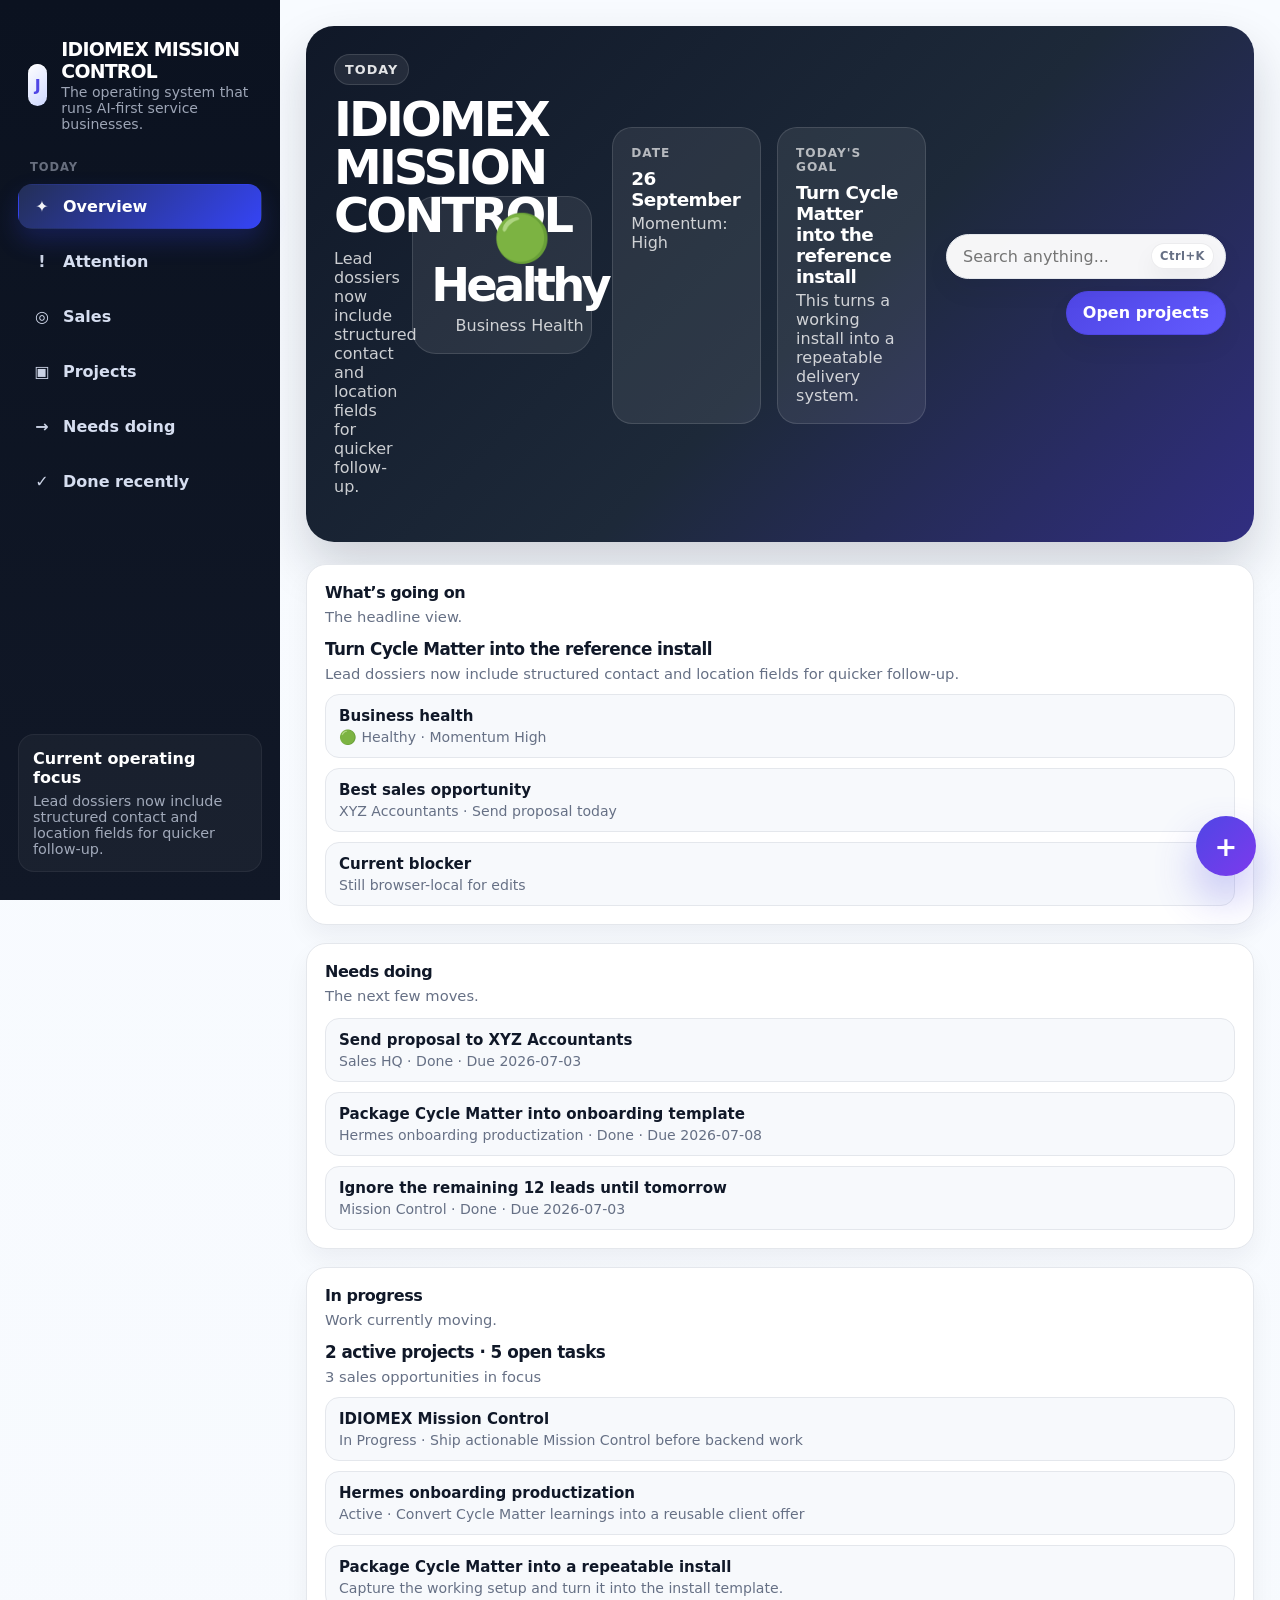
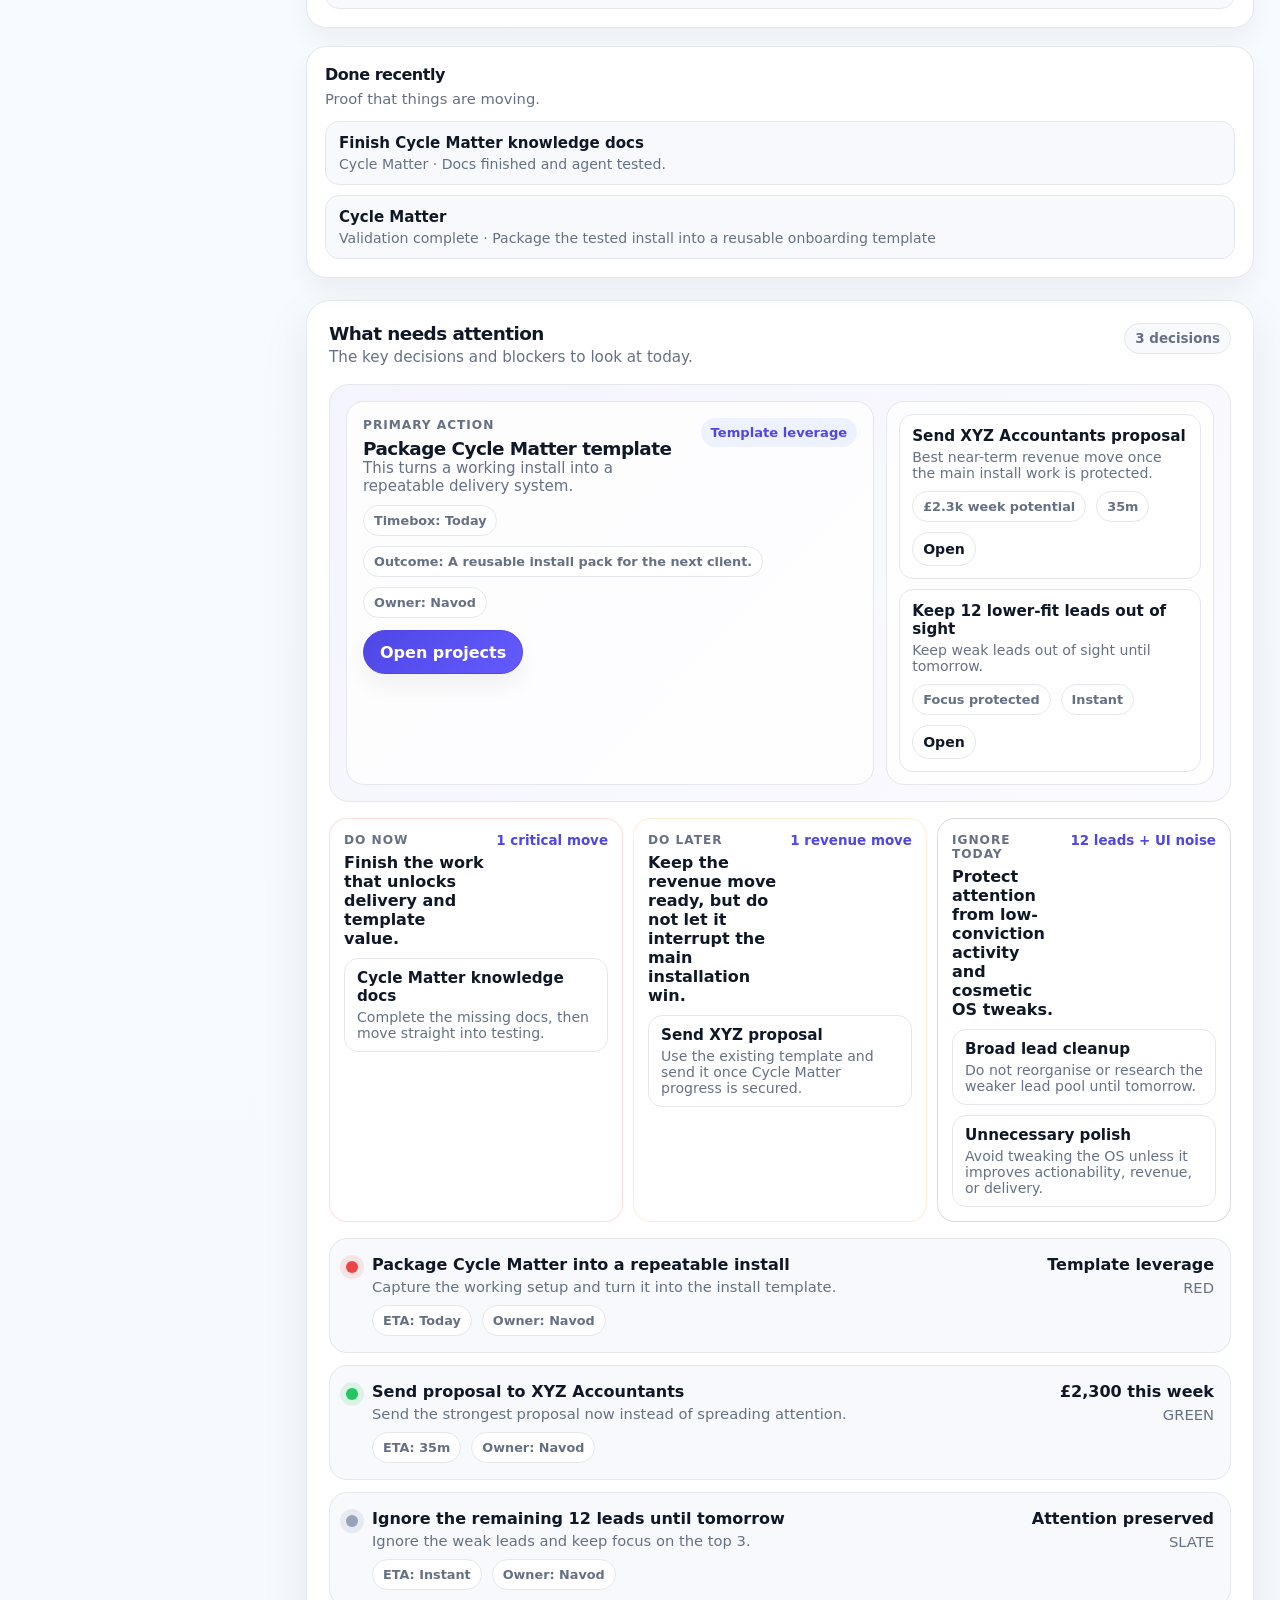
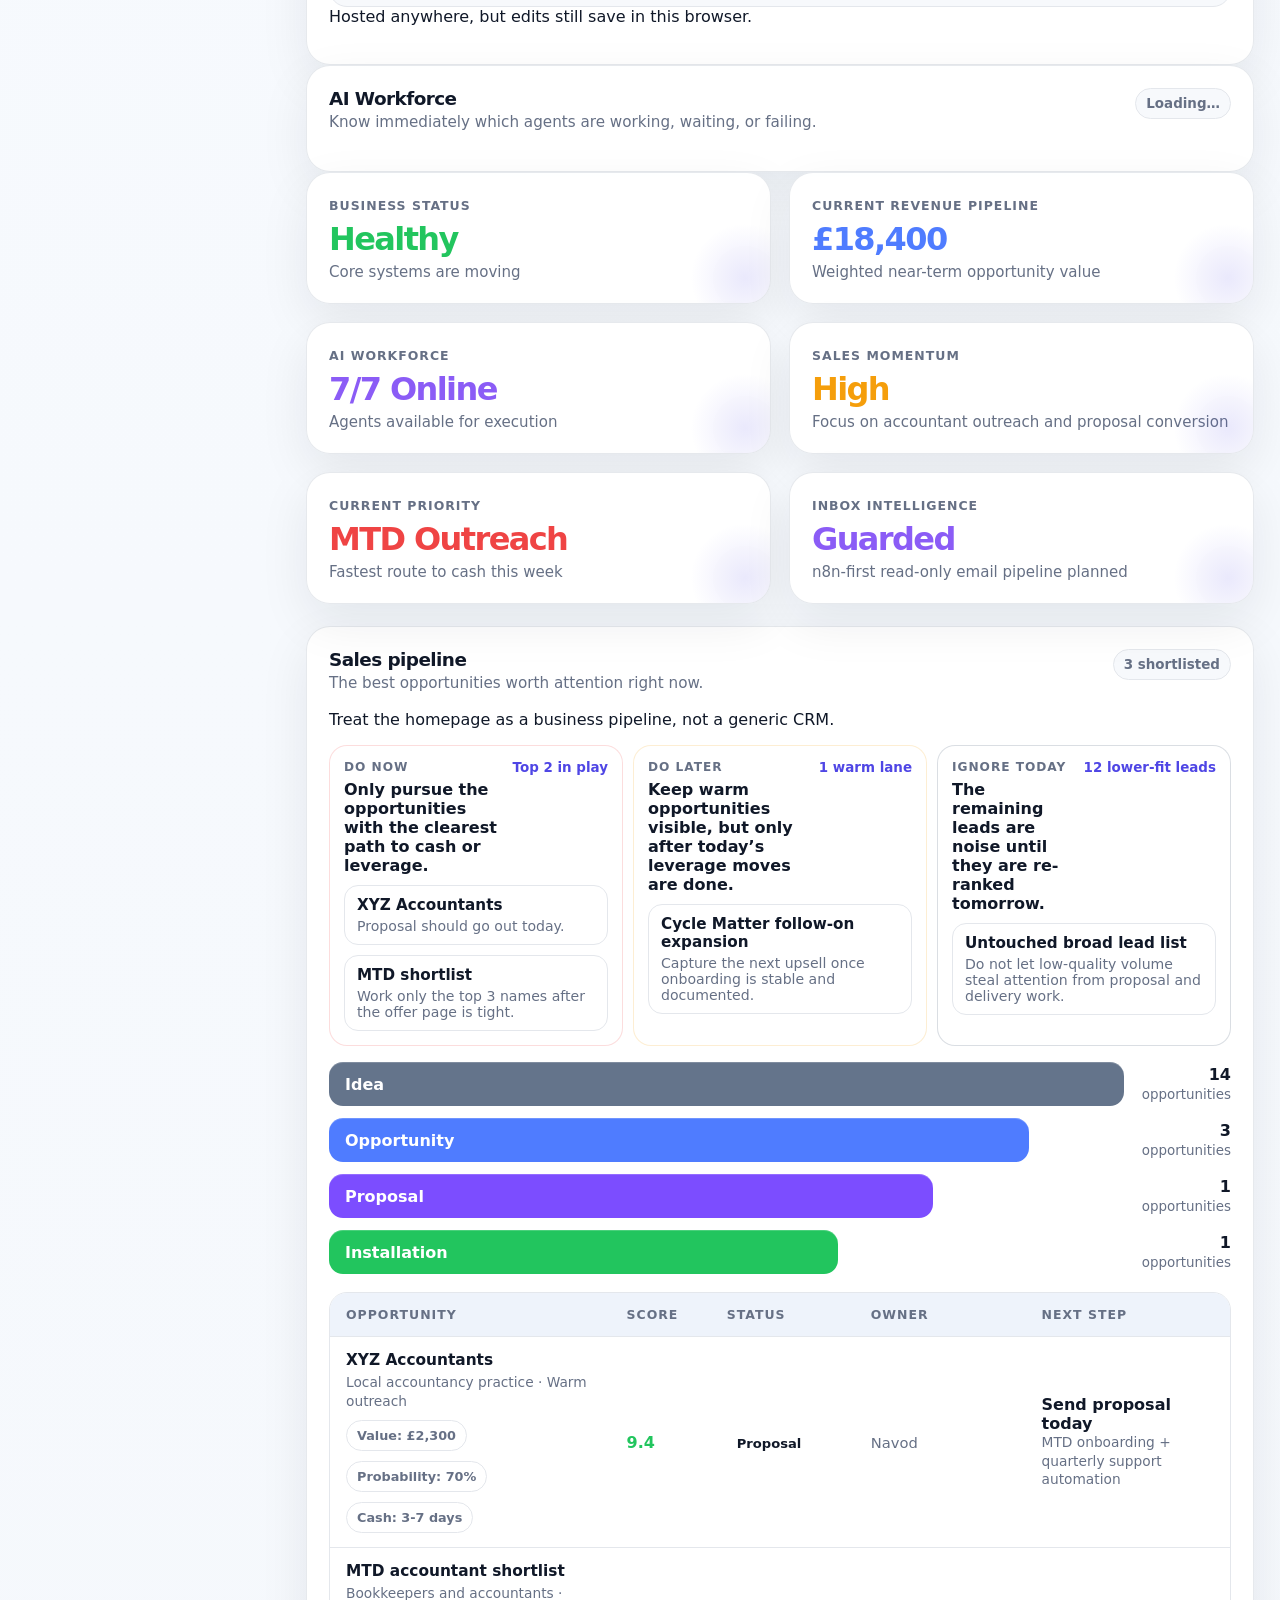
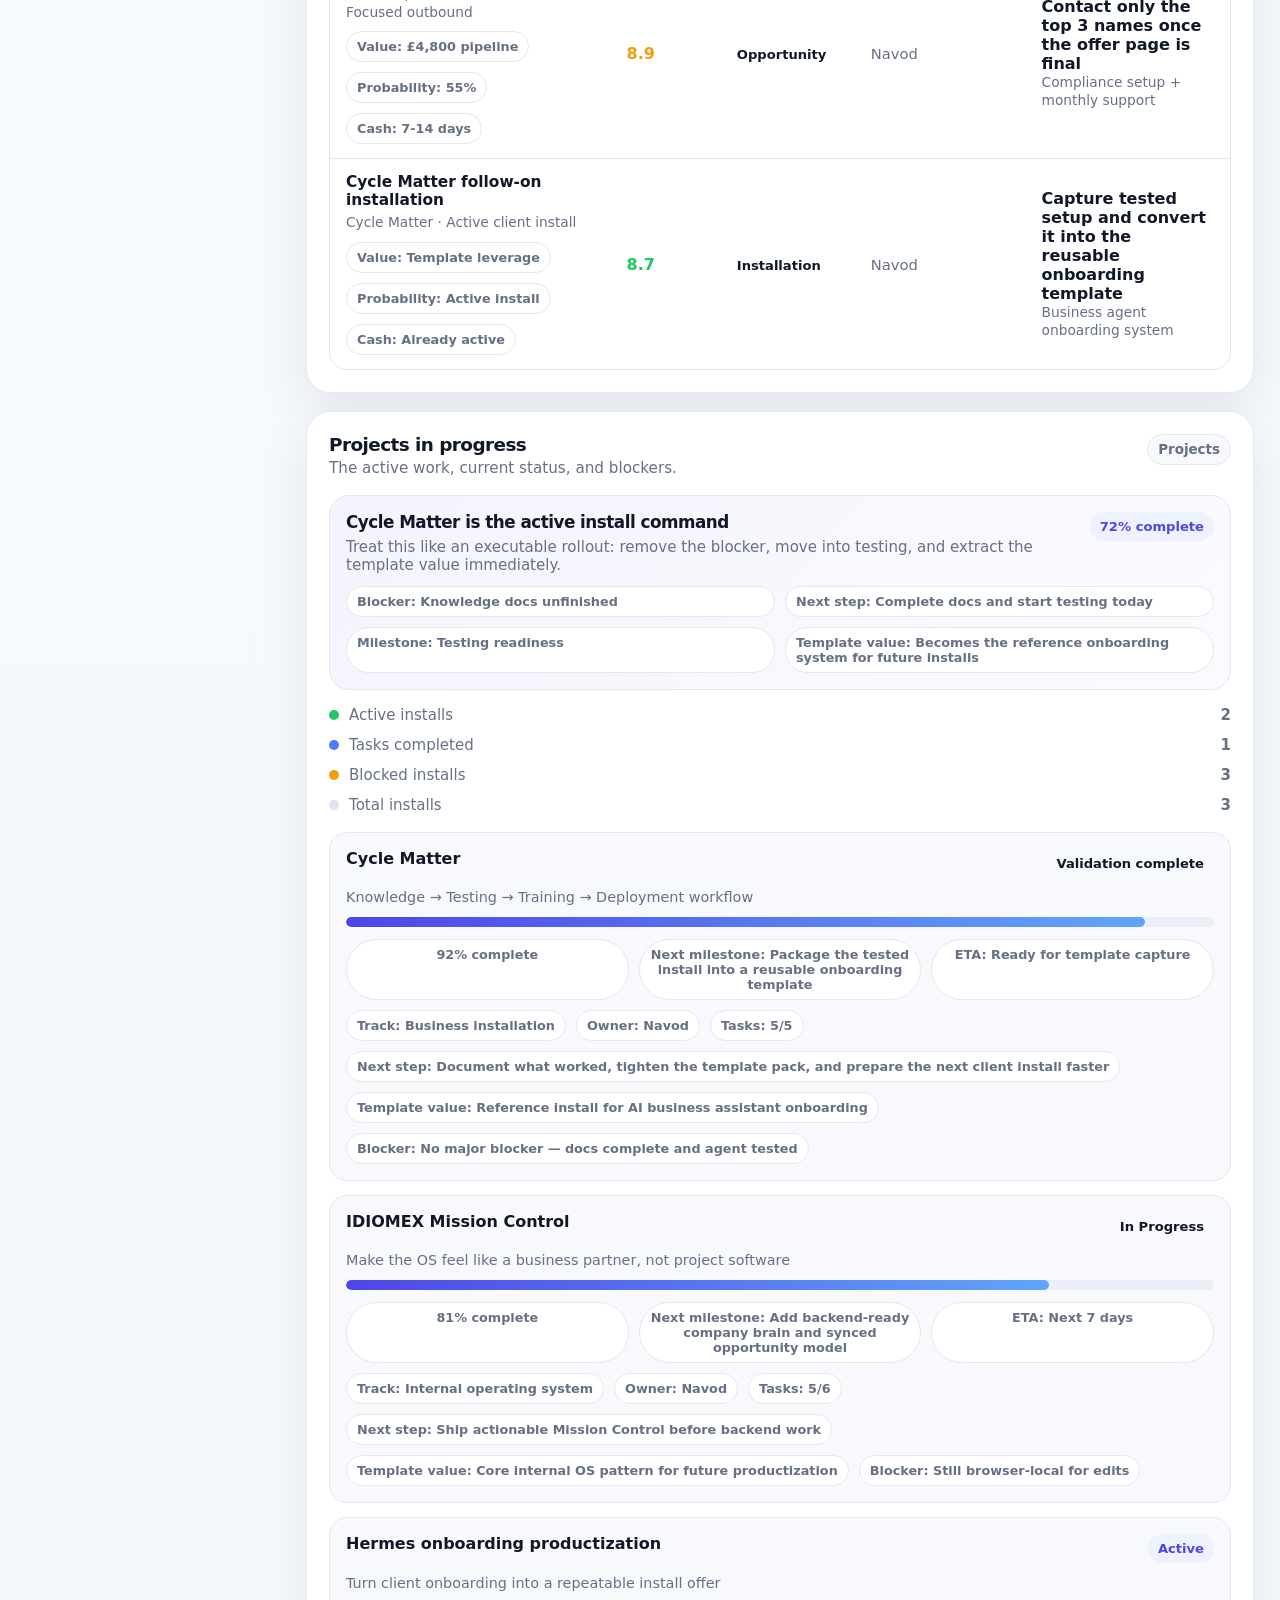
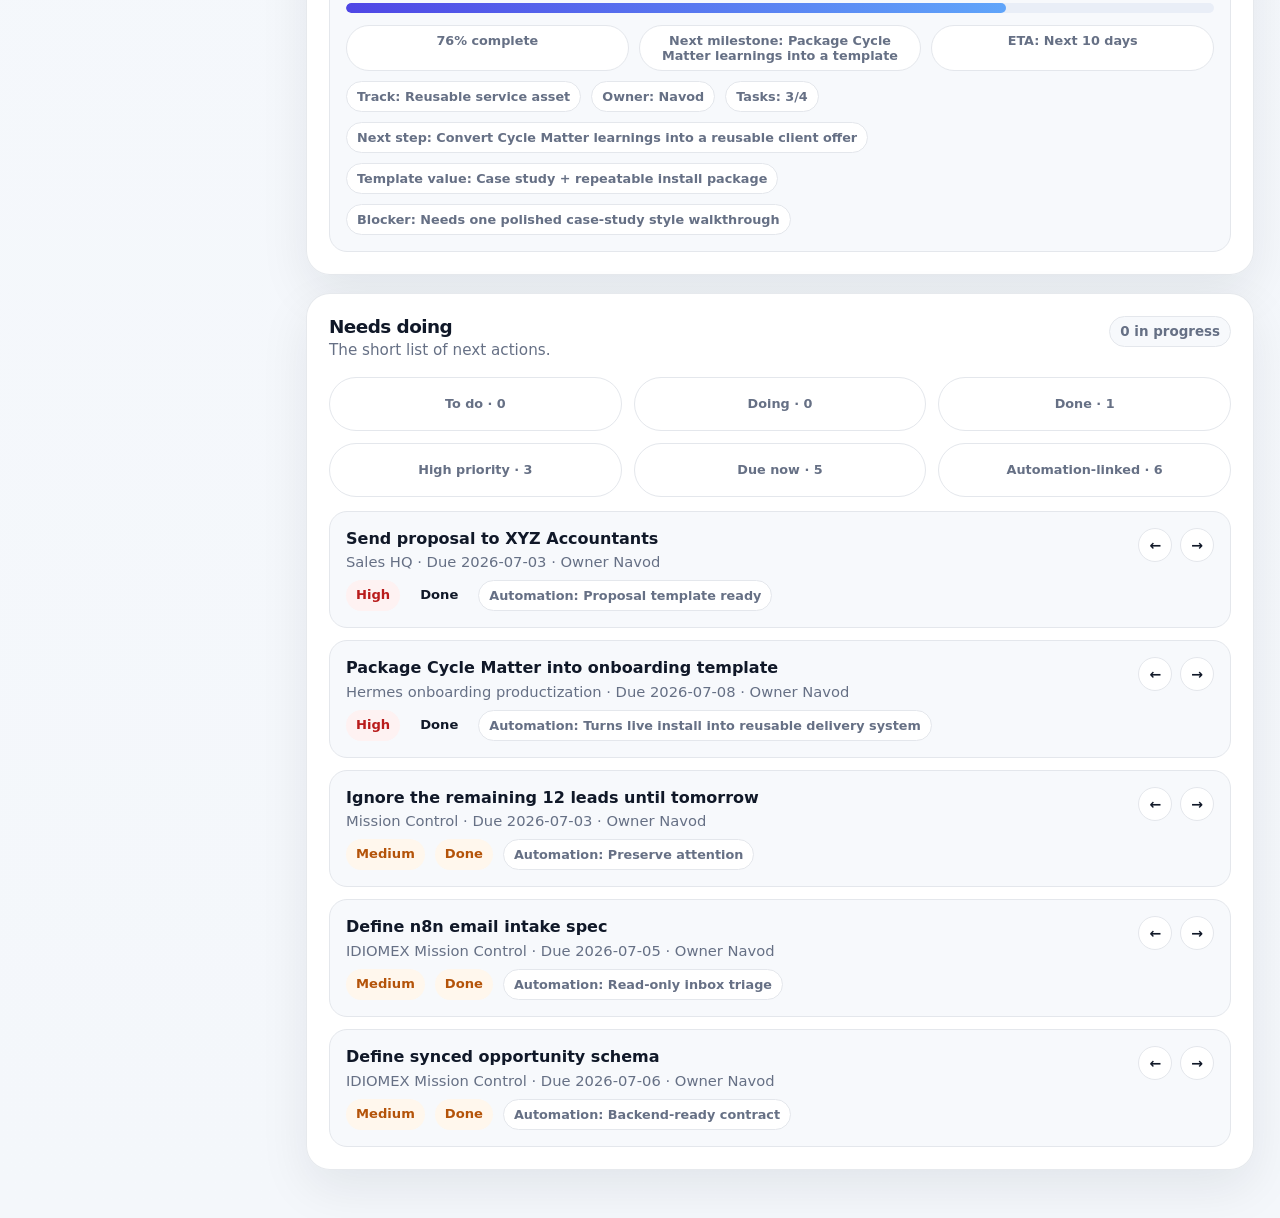
<file: index.html>
<!DOCTYPE html>
<html lang="en">
<head>
  <meta charset="UTF-8" />
  <meta name="viewport" content="width=device-width, initial-scale=1.0" />
  <title>IDIOMEX MISSION CONTROL</title>
  <style>
    :root {
      --bg: #f4f7fb;
      --surface: #ffffff;
      --surface-soft: #f7f9fc;
      --surface-2: #eef3fb;
      --text: #101828;
      --muted: #667085;
      --line: #e4e7ec;
      --sidebar: #0b1220;
      --sidebar-soft: #111b31;
      --sidebar-text: #d6def0;
      --primary: #4f46e5;
      --primary-soft: #eef2ff;
      --blue: #4f7cff;
      --green: #22c55e;
      --amber: #f59e0b;
      --purple: #8b5cf6;
      --red: #ef4444;
      --radius-xl: 24px;
      --radius-lg: 18px;
      --radius-md: 14px;
      --shadow: 0 18px 50px rgba(16, 24, 40, 0.08);
      --shadow-soft: 0 12px 24px rgba(16, 24, 40, 0.05);
    }

    * { box-sizing: border-box; }
    html { scroll-behavior: smooth; }
    body {
      margin: 0;
      background: linear-gradient(180deg, #f8fbff 0%, #f4f7fb 100%);
      color: var(--text);
      font-family: Inter, ui-sans-serif, system-ui, -apple-system, BlinkMacSystemFont, "Segoe UI", sans-serif;
      -webkit-font-smoothing: antialiased;
      text-rendering: optimizeLegibility;
      overflow-x: hidden;
    }

    a { color: inherit; text-decoration: none; }
    button, input { font: inherit; }
    h1, h2, h3, h4, p { margin-top: 0; }

    .app-shell {
      min-height: 100vh;
      display: grid;
      grid-template-columns: 280px minmax(0, 1fr);
    }

    .sidebar {
      background: linear-gradient(180deg, #0b1220 0%, #111827 100%);
      color: var(--sidebar-text);
      padding: 28px 18px;
      position: sticky;
      top: 0;
      height: 100vh;
      display: flex;
      flex-direction: column;
      gap: 24px;
    }

    .brand {
      display: flex;
      gap: 14px;
      align-items: center;
      padding: 10px 10px 4px;
    }

    .brand-badge {
      width: 42px;
      height: 42px;
      border-radius: 14px;
      background: linear-gradient(135deg, #ffffff 0%, #ced8ff 100%);
      color: var(--primary);
      display: grid;
      place-items: center;
      font-weight: 900;
      box-shadow: inset 0 1px 0 rgba(255,255,255,0.8);
    }

    .brand h1 {
      font-size: 1.18rem;
      margin-bottom: 2px;
      letter-spacing: -0.04em;
      color: #fff;
    }

    .brand p {
      margin: 0;
      color: rgba(214, 222, 240, 0.72);
      font-size: 0.88rem;
    }

    .nav-section-title {
      font-size: 0.72rem;
      text-transform: uppercase;
      letter-spacing: 0.08em;
      color: rgba(214, 222, 240, 0.45);
      font-weight: 700;
      margin: 0 0 10px 12px;
    }

    .nav-group {
      display: grid;
      gap: 10px;
    }

    .nav-link {
      display: flex;
      align-items: center;
      gap: 12px;
      padding: 12px 14px;
      border-radius: 14px;
      color: var(--sidebar-text);
      background: transparent;
      border: 1px solid transparent;
      transition: 0.15s ease;
      font-weight: 600;
    }

    .nav-link:hover,
    .nav-link.active {
      background: linear-gradient(135deg, #232f57 0%, #3544f5 100%);
      color: #fff;
      box-shadow: 0 12px 24px rgba(53, 68, 245, 0.22);
    }

    .nav-icon {
      width: 18px;
      text-align: center;
      opacity: 0.95;
    }

    .sidebar-footer {
      margin-top: auto;
      padding: 14px;
      border-radius: 16px;
      background: rgba(255,255,255,0.04);
      border: 1px solid rgba(255,255,255,0.06);
    }

    .sidebar-footer strong {
      display: block;
      color: #fff;
      margin-bottom: 6px;
    }

    .sidebar-footer p {
      margin: 0;
      color: rgba(214, 222, 240, 0.72);
      font-size: 0.9rem;
    }

    .main {
      padding: 26px;
    }

    .topbar {
      display: flex;
      justify-content: space-between;
      gap: 20px;
      align-items: center;
      margin-bottom: 22px;
    }

    .welcome h2 {
      font-size: clamp(1.8rem, 3vw, 2.4rem);
      letter-spacing: -0.05em;
      margin-bottom: 6px;
    }

    .welcome p {
      color: var(--muted);
      margin-bottom: 0;
      max-width: 70ch;
    }

    .top-actions {
      display: flex;
      gap: 12px;
      align-items: center;
      flex-wrap: wrap;
      justify-content: flex-end;
    }

    .search {
      min-width: 280px;
      border: 1px solid var(--line);
      background: #fff;
      border-radius: 999px;
      padding: 12px 16px;
      color: var(--text);
      box-shadow: var(--shadow-soft);
    }

    .btn {
      appearance: none;
      border: 1px solid var(--line);
      background: #fff;
      border-radius: 999px;
      min-height: 44px;
      padding: 10px 16px;
      color: var(--text);
      font-weight: 700;
      cursor: pointer;
      display: inline-flex;
      align-items: center;
      justify-content: center;
      gap: 8px;
      box-shadow: var(--shadow-soft);
    }

    .btn.primary {
      background: linear-gradient(135deg, #4f46e5 0%, #635bff 100%);
      border-color: #4f46e5;
      color: #fff;
    }

    .btn.small {
      min-height: 34px;
      padding: 7px 10px;
      font-size: 0.88rem;
      font-weight: 600;
      box-shadow: none;
    }

    .grid-kpis,
    .board-grid,
    .analytics-grid,
    .kanban-grid,
    .lead-list,
    .project-list,
    .activity-list,
    .focus-grid {
      display: grid;
      gap: 18px;
    }

    .grid-kpis {
      grid-template-columns: repeat(4, minmax(0, 1fr));
      margin-bottom: 22px;
    }

    .card {
      background: rgba(255,255,255,0.96);
      border: 1px solid rgba(228, 231, 236, 0.9);
      border-radius: var(--radius-xl);
      box-shadow: var(--shadow);
      padding: 22px;
    }

    section[id],
    article[id] {
      scroll-margin-top: 82px;
    }

    .kpi-card {
      position: relative;
      overflow: hidden;
    }

    .kpi-card::after {
      content: "";
      position: absolute;
      inset: auto -30px -30px auto;
      width: 110px;
      height: 110px;
      border-radius: 50%;
      background: radial-gradient(circle, rgba(79,70,229,0.12) 0%, rgba(79,70,229,0) 70%);
    }

    .kpi-label {
      display: inline-block;
      font-size: 0.78rem;
      text-transform: uppercase;
      letter-spacing: 0.08em;
      color: var(--muted);
      font-weight: 700;
      margin-bottom: 10px;
    }

    .kpi-value {
      font-size: 2rem;
      font-weight: 800;
      letter-spacing: -0.05em;
      line-height: 1;
      margin-bottom: 8px;
    }

    .kpi-delta {
      color: var(--muted);
      font-size: 0.94rem;
    }

    .board-grid {
      grid-template-columns: 1.2fr 0.9fr 0.9fr;
      margin-bottom: 22px;
    }

    .section-head {
      display: flex;
      justify-content: space-between;
      align-items: flex-start;
      gap: 12px;
      margin-bottom: 18px;
    }

    .section-head h3 {
      font-size: 1.15rem;
      margin-bottom: 4px;
      letter-spacing: -0.03em;
    }

    .section-head p {
      margin-bottom: 0;
      color: var(--muted);
      font-size: 0.95rem;
    }

    .pill {
      display: inline-flex;
      align-items: center;
      gap: 6px;
      padding: 7px 10px;
      border-radius: 999px;
      background: var(--surface-soft);
      color: var(--muted);
      font-size: 0.84rem;
      font-weight: 700;
      border: 1px solid var(--line);
    }

    .funnel {
      display: grid;
      gap: 12px;
    }

    .funnel-band {
      display: grid;
      grid-template-columns: minmax(0, 1fr) auto;
      gap: 12px;
      align-items: center;
    }

    .funnel-track {
      height: 44px;
      border-radius: 14px;
      display: flex;
      align-items: center;
      padding: 0 16px;
      color: #fff;
      font-weight: 700;
      box-shadow: inset 0 1px 0 rgba(255,255,255,0.18);
    }

    .funnel-meta {
      min-width: 95px;
      text-align: right;
    }

    .funnel-meta strong { display: block; font-size: 1rem; }
    .funnel-meta span { color: var(--muted); font-size: 0.84rem; }

    .lead-list { margin-top: 18px; }

    .crm-table {
      margin-top: 18px;
      border: 1px solid var(--line);
      border-radius: 18px;
      overflow: hidden;
      background: #fff;
    }

    .crm-header,
    .crm-row {
      display: grid;
      grid-template-columns: minmax(220px, 1.7fr) minmax(80px, 0.55fr) minmax(130px, 0.8fr) minmax(140px, 1fr) minmax(160px, 1.1fr);
      gap: 14px;
      align-items: center;
      padding: 14px 16px;
    }

    .crm-header {
      background: var(--surface-2);
      border-bottom: 1px solid var(--line);
      font-size: 0.78rem;
      text-transform: uppercase;
      letter-spacing: 0.08em;
      color: var(--muted);
      font-weight: 800;
    }

    .crm-row {
      border-bottom: 1px solid var(--line);
    }

    .crm-row:last-child { border-bottom: none; }

    .crm-company {
      min-width: 0;
    }

    .crm-company strong {
      display: block;
      margin-bottom: 4px;
      font-size: 0.96rem;
    }

    .crm-company p,
    .crm-next p {
      margin: 0;
      color: var(--muted);
      font-size: 0.86rem;
      line-height: 1.35;
    }

    .crm-score {
      font-weight: 800;
      font-size: 1rem;
    }

    .crm-score.hot { color: var(--green); }
    .crm-score.warm { color: var(--amber); }
    .crm-score.cold,
    .crm-score.risk { color: var(--red); }

    .project-timeline {
      display: grid;
      gap: 14px;
      margin-top: 18px;
    }

    .project-track {
      border: 1px solid var(--line);
      border-radius: 18px;
      background: var(--surface-soft);
      padding: 16px;
    }

    .project-track-top {
      display: flex;
      justify-content: space-between;
      gap: 12px;
      align-items: flex-start;
      margin-bottom: 10px;
    }

    .project-track-top p {
      margin: 4px 0 0;
      color: var(--muted);
      font-size: 0.9rem;
    }

    .project-milestone-grid {
      display: grid;
      grid-template-columns: repeat(3, minmax(0, 1fr));
      gap: 10px;
      margin-top: 12px;
    }

    .project-milestone-grid .mini-chip {
      width: 100%;
      justify-content: center;
      text-align: center;
    }

    .kanban-summary-grid {
      display: grid;
      grid-template-columns: repeat(4, minmax(0, 1fr));
      gap: 12px;
      margin-top: 16px;
    }

    .kanban-summary-card {
      border: 1px solid var(--line);
      border-radius: 18px;
      background: var(--surface-soft);
      padding: 16px;
    }

    .kanban-summary-card span {
      display: block;
      color: var(--muted);
      font-size: 0.82rem;
      text-transform: uppercase;
      letter-spacing: 0.08em;
      margin-bottom: 8px;
      font-weight: 800;
    }

    .kanban-summary-card strong {
      display: block;
      font-size: 1.6rem;
      letter-spacing: -0.05em;
      margin-bottom: 6px;
    }

    .kanban-summary-card p {
      margin: 0;
      color: var(--muted);
      font-size: 0.88rem;
    }

    .task-summary-grid {
      display: grid;
      grid-template-columns: repeat(3, minmax(0, 1fr));
      gap: 12px;
      margin-bottom: 14px;
    }

    .task-summary-grid .mini-chip {
      width: 100%;
      justify-content: center;
      text-align: center;
      min-height: 54px;
      display: inline-flex;
      align-items: center;
    }

    .lead-row,
    .project-row,
    .task-row,
    .activity-row {
      border: 1px solid var(--line);
      border-radius: var(--radius-lg);
      background: var(--surface-soft);
      padding: 16px;
    }

    .lead-row-top,
    .project-row-top,
    .task-row-top {
      display: flex;
      justify-content: space-between;
      gap: 12px;
      align-items: flex-start;
      margin-bottom: 10px;
    }

    .lead-row h4,
    .project-row h4,
    .task-row h4 {
      margin-bottom: 4px;
      font-size: 1rem;
      line-height: 1.35;
    }

    .meta,
    .lead-notes,
    .activity-row p,
    .project-row p,
    .task-row p {
      color: var(--muted);
      font-size: 0.92rem;
      margin-bottom: 0;
    }

    .score-badge,
    .status-badge,
    .priority-badge {
      padding: 7px 10px;
      border-radius: 999px;
      font-size: 0.82rem;
      font-weight: 800;
      white-space: nowrap;
    }

    .score-badge { background: var(--primary-soft); color: var(--primary); }
    .status-doing, .project-In\ Progress, .project-Active { background: #eef2ff; color: #4f46e5; }
    .status-todo { background: #fff7ed; color: #b45309; }
    .status-done { background: #ecfdf3; color: #15803d; }
    .priority-high { background: #fef2f2; color: #b91c1c; }
    .priority-medium { background: #fff7ed; color: #b45309; }
    .priority-low { background: #ecfdf3; color: #15803d; }

    .mini-meta {
      display: flex;
      gap: 10px;
      flex-wrap: wrap;
      margin-top: 10px;
    }

    .mini-chip {
      padding: 7px 10px;
      border-radius: 999px;
      background: #fff;
      border: 1px solid var(--line);
      color: var(--muted);
      font-size: 0.8rem;
      font-weight: 600;
    }

    .project-list,
    .activity-list { gap: 14px; }

    .brain-summary-grid {
      display: grid;
      grid-template-columns: repeat(4, minmax(0, 1fr));
      gap: 12px;
      margin: 12px 0 16px;
    }

    .brain-summary-card,
    .brain-panel,
    .brain-recommendation {
      border: 1px solid var(--line);
      border-radius: 18px;
      background: var(--surface-soft);
    }

    .brain-summary-card {
      padding: 14px;
    }

    .brain-summary-card span {
      display: block;
      color: var(--muted);
      font-size: 0.82rem;
      margin-bottom: 8px;
      text-transform: uppercase;
      letter-spacing: 0.06em;
      font-weight: 700;
    }

    .brain-summary-card strong {
      display: block;
      font-size: 1.1rem;
      letter-spacing: -0.03em;
      margin-bottom: 6px;
    }

    .brain-summary-card p {
      color: var(--muted);
      margin: 0;
      font-size: 0.9rem;
    }

    .brain-recommendations {
      display: grid;
      gap: 12px;
      margin-bottom: 16px;
    }

    .brain-recommendation {
      padding: 16px;
    }

    .brain-recommendation-top,
    .brain-panel-head {
      display: flex;
      justify-content: space-between;
      gap: 12px;
      align-items: center;
      margin-bottom: 10px;
    }

    .brain-recommendation h4 {
      margin: 0 0 6px;
      font-size: 1rem;
    }

    .brain-recommendation p,
    .brain-panel-item p {
      color: var(--muted);
      font-size: 0.92rem;
      margin-bottom: 0;
    }

    .brain-subgrid {
      display: grid;
      grid-template-columns: 1fr 1fr;
      gap: 12px;
      margin-bottom: 16px;
    }

    .brain-panel {
      padding: 16px;
    }

    .brain-watchlist,
    .brain-ignore-list {
      display: grid;
      gap: 10px;
    }

    .brain-panel-item {
      border: 1px solid var(--line);
      border-radius: 14px;
      background: #fff;
      padding: 12px;
    }

    .brain-panel-item strong {
      display: block;
      margin-bottom: 6px;
    }

    .brain-brief-strip,
    .action-rail,
    .installation-command {
      border: 1px solid var(--line);
      border-radius: 20px;
      background: linear-gradient(135deg, rgba(79, 70, 229, 0.06) 0%, rgba(99, 102, 241, 0.03) 100%);
      padding: 16px;
      margin: 12px 0 16px;
    }

    .brain-brief-strip strong,
    .primary-action-main strong,
    .installation-command strong {
      display: block;
      font-size: 1.05rem;
      letter-spacing: -0.03em;
      margin-bottom: 6px;
    }

    .brain-brief-strip p,
    .primary-action-main p,
    .installation-command p {
      margin: 0;
      color: var(--muted);
      font-size: 0.94rem;
    }

    .action-rail {
      display: grid;
      grid-template-columns: minmax(0, 1.45fr) minmax(240px, 0.9fr);
      gap: 12px;
    }

    .primary-action-card,
    .action-support-list,
    .priority-bucket {
      border: 1px solid var(--line);
      border-radius: 18px;
      background: rgba(255,255,255,0.82);
    }

    .primary-action-card {
      padding: 16px;
    }

    .primary-action-top,
    .installation-command-head,
    .priority-bucket-head {
      display: flex;
      justify-content: space-between;
      align-items: start;
      gap: 12px;
      margin-bottom: 10px;
    }

    .primary-action-kicker,
    .priority-bucket-label {
      display: block;
      color: var(--muted);
      text-transform: uppercase;
      letter-spacing: 0.08em;
      font-size: 0.76rem;
      font-weight: 800;
      margin-bottom: 6px;
    }

    .primary-action-title {
      margin: 0;
      font-size: 1.15rem;
      letter-spacing: -0.03em;
    }

    .action-support-list,
    .priority-buckets,
    .priority-bucket-list {
      display: grid;
      gap: 10px;
    }

    .action-support-list {
      padding: 12px;
      align-content: start;
    }

    .support-action {
      border: 1px solid var(--line);
      border-radius: 14px;
      background: #fff;
      padding: 12px;
    }

    .support-action strong,
    .priority-bucket-item strong {
      display: block;
      margin-bottom: 4px;
      font-size: 0.95rem;
    }

    .support-action p,
    .priority-bucket-item p {
      margin: 0;
      color: var(--muted);
      font-size: 0.88rem;
    }

    .priority-buckets {
      grid-template-columns: repeat(3, minmax(0, 1fr));
      margin: 0 0 16px;
    }

    .priority-buckets.compact-buckets {
      margin-top: 12px;
    }

    .priority-bucket {
      padding: 14px;
    }

    .priority-bucket[data-bucket-tone="now"] { border-color: rgba(239, 68, 68, 0.18); }
    .priority-bucket[data-bucket-tone="later"] { border-color: rgba(245, 158, 11, 0.18); }
    .priority-bucket[data-bucket-tone="ignore"] { border-color: rgba(100, 116, 139, 0.24); }

    .priority-bucket-metric {
      color: var(--primary);
      white-space: nowrap;
      font-size: 0.84rem;
      font-weight: 800;
    }

    .priority-bucket-item {
      border: 1px solid var(--line);
      border-radius: 14px;
      background: #fff;
      padding: 10px 12px;
    }

    .installation-command-grid {
      display: grid;
      grid-template-columns: repeat(2, minmax(0, 1fr));
      gap: 10px;
      margin-top: 12px;
    }

    .installation-command-grid .mini-chip {
      justify-content: flex-start;
    }

    .progress-bar {
      width: 100%;
      height: 10px;
      background: #e9eef7;
      border-radius: 999px;
      overflow: hidden;
      margin: 12px 0 10px;
    }

    .progress-fill {
      height: 100%;
      border-radius: 999px;
      background: linear-gradient(90deg, #4f46e5 0%, #60a5fa 100%);
    }

    .ring-wrap {
      display: grid;
      grid-template-columns: 180px minmax(0, 1fr);
      gap: 18px;
      align-items: center;
      margin-top: 8px;
    }

    .ring {
      width: 180px;
      height: 180px;
      border-radius: 50%;
      display: grid;
      place-items: center;
      background: conic-gradient(var(--green) 0 35%, var(--blue) 35% 65%, var(--amber) 65% 85%, #dde3f1 85% 100%);
      margin: 0 auto;
      position: relative;
    }

    .ring::after {
      content: "";
      position: absolute;
      width: 118px;
      height: 118px;
      border-radius: 50%;
      background: #fff;
      box-shadow: inset 0 0 0 1px var(--line);
    }

    .ring-center {
      position: relative;
      z-index: 1;
      text-align: center;
    }

    .ring-center strong {
      display: block;
      font-size: 2rem;
      line-height: 1;
      letter-spacing: -0.05em;
    }

    .ring-center span {
      color: var(--muted);
      font-size: 0.88rem;
    }

    .legend {
      display: grid;
      gap: 12px;
    }

    .legend-row {
      display: flex;
      justify-content: space-between;
      gap: 12px;
      align-items: center;
      color: var(--muted);
      font-size: 0.94rem;
    }

    .legend-left {
      display: inline-flex;
      align-items: center;
      gap: 10px;
    }

    .dot {
      width: 10px;
      height: 10px;
      border-radius: 50%;
      flex: 0 0 auto;
    }

    .task-list { display: grid; gap: 12px; }

    .task-row {
      display: flex;
      justify-content: space-between;
      gap: 12px;
      align-items: flex-start;
    }

    .task-row .task-actions {
      display: flex;
      gap: 8px;
      flex-wrap: wrap;
      justify-content: flex-end;
    }

    .analytics-grid {
      grid-template-columns: 1.15fr 0.85fr;
      margin-bottom: 22px;
    }

    .kanban-grid {
      grid-template-columns: repeat(3, minmax(0, 1fr));
    }

    .kanban-col {
      background: var(--surface-soft);
      border: 1px solid var(--line);
      border-radius: 18px;
      padding: 16px;
    }

    .kanban-col h4 {
      margin-bottom: 12px;
      font-size: 1rem;
    }

    .kanban-stack {
      display: grid;
      gap: 12px;
    }

    .kanban-card {
      background: #fff;
      border: 1px solid var(--line);
      border-radius: 16px;
      padding: 14px;
      box-shadow: var(--shadow-soft);
    }

    .kanban-card h5 {
      margin: 0 0 6px;
      font-size: 0.96rem;
    }

    .kanban-card p {
      margin: 0 0 10px;
      color: var(--muted);
      font-size: 0.88rem;
    }

    .focus-grid { grid-template-columns: 1fr 1fr; }

    .focus-list,
    .timeline-list {
      display: grid;
      gap: 12px;
      margin-top: 8px;
    }

    .focus-item,
    .timeline-card {
      border: 1px solid var(--line);
      border-radius: 16px;
      background: var(--surface-soft);
      padding: 14px;
    }

    .timeline-card strong,
    .activity-row strong { display: block; margin-bottom: 6px; }

    .empty {
      color: var(--muted);
      padding: 14px;
      border-radius: 14px;
      border: 1px dashed var(--line);
      background: var(--surface-soft);
    }

    .command-header {
      background: linear-gradient(135deg, #101828 0%, #1d2939 55%, #312e81 100%);
      border-radius: 28px;
      padding: 28px;
      color: #fff;
      box-shadow: 0 24px 50px rgba(16, 24, 40, 0.18);
    }

    .command-panel {
      display: grid;
      grid-template-columns: minmax(0, 1fr) 180px;
      gap: 20px;
      align-items: center;
      margin-bottom: 18px;
    }

    .section-kicker {
      display: inline-flex;
      margin-bottom: 10px;
      padding: 7px 10px;
      border-radius: 999px;
      background: rgba(255,255,255,0.08);
      border: 1px solid rgba(255,255,255,0.12);
      color: rgba(255,255,255,0.88);
      font-size: 0.8rem;
      font-weight: 700;
      letter-spacing: 0.08em;
      text-transform: uppercase;
    }

    .command-copy h2 {
      color: #fff;
      font-size: clamp(2rem, 4vw, 3rem);
      line-height: 1;
      margin-bottom: 10px;
      letter-spacing: -0.06em;
    }

    .command-copy p {
      color: rgba(255,255,255,0.78);
      margin: 0;
      max-width: 56ch;
      font-size: 1rem;
    }

    .command-health {
      border-radius: 24px;
      background: rgba(255,255,255,0.08);
      border: 1px solid rgba(255,255,255,0.12);
      min-height: 150px;
      display: grid;
      place-items: center;
      text-align: center;
      padding: 18px;
    }

    .command-health strong {
      display: block;
      font-size: 2.9rem;
      line-height: 1;
      margin-bottom: 8px;
      letter-spacing: -0.08em;
    }

    .command-health span,
    .command-meta-card p {
      color: rgba(255,255,255,0.78);
      margin: 0;
    }

    .command-meta-grid {
      display: grid;
      grid-template-columns: repeat(2, minmax(0, 1fr));
      gap: 16px;
      margin-bottom: 18px;
    }

    .command-meta-card {
      border-radius: 20px;
      background: rgba(255,255,255,0.08);
      border: 1px solid rgba(255,255,255,0.12);
      padding: 18px;
    }

    .command-meta-label {
      display: block;
      color: rgba(255,255,255,0.66);
      font-size: 0.76rem;
      font-weight: 700;
      text-transform: uppercase;
      letter-spacing: 0.08em;
      margin-bottom: 8px;
    }

    .command-meta-card strong {
      display: block;
      color: #fff;
      font-size: 1.15rem;
      margin-bottom: 4px;
      letter-spacing: -0.03em;
    }

    .top-actions .search {
      background: rgba(255,255,255,0.96);
    }

    .search-wrap {
      position: relative;
      min-width: 280px;
      flex: 1 1 320px;
      max-width: 420px;
    }

    .search-wrap .search {
      width: 100%;
      padding-right: 74px;
    }

    .shortcut-hint {
      position: absolute;
      right: 12px;
      top: 50%;
      transform: translateY(-50%);
      padding: 5px 8px;
      border-radius: 999px;
      border: 1px solid rgba(16, 24, 40, 0.08);
      background: rgba(255,255,255,0.96);
      color: var(--muted);
      font-size: 0.72rem;
      font-weight: 800;
      letter-spacing: 0.04em;
      pointer-events: none;
      box-shadow: var(--shadow-soft);
    }

    .command-shortcuts {
      display: flex;
      gap: 10px;
      flex-wrap: wrap;
      margin-top: 14px;
    }

    .quick-command-btn {
      background: rgba(255,255,255,0.08);
      color: #fff;
      border-color: rgba(255,255,255,0.12);
      box-shadow: none;
    }

    .floating-action-stack {
      position: fixed;
      right: 24px;
      bottom: 24px;
      z-index: 40;
      display: grid;
      gap: 12px;
      justify-items: end;
    }

    .quick-actions-panel {
      width: min(320px, calc(100vw - 32px));
      background: rgba(11, 18, 32, 0.96);
      color: #fff;
      border: 1px solid rgba(255,255,255,0.08);
      border-radius: 22px;
      box-shadow: 0 20px 45px rgba(16, 24, 40, 0.24);
      padding: 16px;
      display: none;
      backdrop-filter: blur(16px);
    }

    .quick-actions-panel.open {
      display: block;
    }

    .quick-actions-panel h4,
    .assistant-dock h4,
    .command-palette-modal h3 {
      margin-bottom: 6px;
      letter-spacing: -0.03em;
    }

    .quick-actions-panel p,
    .assistant-dock p,
    .command-palette-meta,
    .palette-result p {
      margin: 0;
      color: rgba(255,255,255,0.72);
      font-size: 0.9rem;
    }

    .quick-actions-list,
    .assistant-actions,
    .palette-results {
      display: grid;
      gap: 10px;
      margin-top: 14px;
    }

    .quick-action-item,
    .palette-result {
      width: 100%;
      text-align: left;
      justify-content: space-between;
      border-radius: 16px;
      padding: 12px 14px;
      border: 1px solid rgba(255,255,255,0.08);
      background: rgba(255,255,255,0.06);
      color: #fff;
      box-shadow: none;
    }

    .quick-action-copy,
    .palette-result-copy {
      min-width: 0;
    }

    .quick-action-copy strong,
    .palette-result-copy strong {
      display: block;
      margin-bottom: 4px;
      font-size: 0.95rem;
    }

    .quick-action-item span:last-child,
    .palette-result span:last-child {
      color: rgba(255,255,255,0.56);
      font-size: 0.78rem;
      font-weight: 800;
      text-transform: uppercase;
      letter-spacing: 0.08em;
      margin-left: 10px;
      white-space: nowrap;
    }

    .fab {
      width: 60px;
      height: 60px;
      border-radius: 999px;
      border: none;
      background: linear-gradient(135deg, #4f46e5 0%, #7c3aed 100%);
      color: #fff;
      font-size: 1.7rem;
      font-weight: 700;
      box-shadow: 0 22px 44px rgba(79, 70, 229, 0.32);
    }

    .assistant-dock {
      position: fixed;
      left: 24px;
      bottom: 24px;
      z-index: 35;
      width: min(340px, calc(100vw - 32px));
      background: rgba(11, 18, 32, 0.96);
      color: #fff;
      border-radius: 24px;
      border: 1px solid rgba(255,255,255,0.08);
      box-shadow: 0 24px 50px rgba(16, 24, 40, 0.24);
      padding: 18px;
      backdrop-filter: blur(16px);
    }

    .assistant-dock-head,
    .assistant-primary,
    .palette-result-top {
      display: flex;
      justify-content: space-between;
      gap: 12px;
      align-items: flex-start;
    }

    .assistant-avatar {
      width: 42px;
      height: 42px;
      border-radius: 14px;
      display: grid;
      place-items: center;
      background: linear-gradient(135deg, rgba(255,255,255,0.18) 0%, rgba(124,58,237,0.45) 100%);
      font-weight: 900;
      color: #fff;
      flex: 0 0 auto;
    }

    .assistant-dock-head {
      margin-bottom: 14px;
    }

    .assistant-status {
      background: rgba(255,255,255,0.08);
      border: 1px solid rgba(255,255,255,0.12);
      color: #fff;
    }

    .assistant-primary {
      margin-bottom: 12px;
    }

    .assistant-dock-head-actions {
      display: flex;
      align-items: center;
      gap: 8px;
      flex: 0 0 auto;
    }

    .assistant-dock-toggle,
    .mobile-collapse-toggle {
      border: 1px solid rgba(255,255,255,0.16);
      background: rgba(255,255,255,0.08);
      color: #fff;
      border-radius: 999px;
      min-height: 34px;
      padding: 0 12px;
      font-size: 0.72rem;
      font-weight: 800;
      letter-spacing: 0.01em;
      display: inline-flex;
      align-items: center;
      justify-content: center;
      gap: 6px;
      cursor: pointer;
    }

    .assistant-dock-toggle {
      display: none;
    }

    .assistant-dock-body {
      display: grid;
      gap: 12px;
      margin-top: 12px;
    }

    .assistant-primary strong {
      display: block;
      font-size: 1rem;
      margin-bottom: 5px;
    }

    .assistant-metrics {
      display: flex;
      gap: 10px;
      flex-wrap: wrap;
      margin-top: 12px;
    }

    .assistant-metrics .mini-chip {
      background: rgba(255,255,255,0.08);
      border-color: rgba(255,255,255,0.12);
      color: rgba(255,255,255,0.86);
    }

    .assistant-actions {
      grid-template-columns: 1fr 1fr;
    }

    .assistant-actions .btn {
      width: 100%;
      background: rgba(255,255,255,0.08);
      border-color: rgba(255,255,255,0.12);
      color: #fff;
      box-shadow: none;
    }

    .command-palette {
      position: fixed;
      inset: 0;
      z-index: 60;
      display: none;
      align-items: flex-start;
      justify-content: center;
      padding: 80px 18px 24px;
      background: rgba(11, 18, 32, 0.62);
      backdrop-filter: blur(10px);
    }

    .command-palette.open {
      display: flex;
    }

    .command-palette-modal {
      width: min(760px, 100%);
      background: #fff;
      color: var(--text);
      border-radius: 28px;
      box-shadow: 0 28px 70px rgba(16, 24, 40, 0.24);
      border: 1px solid rgba(228, 231, 236, 0.9);
      overflow: hidden;
    }

    .command-palette-bar {
      padding: 16px;
      border-bottom: 1px solid var(--line);
      background: var(--surface-soft);
    }

    .command-palette-bar input {
      width: 100%;
      border: none;
      background: transparent;
      font-size: 1.02rem;
      outline: none;
      color: var(--text);
    }

    .command-palette-body {
      padding: 16px;
      max-height: min(70vh, 720px);
      overflow: auto;
    }

    .command-palette-meta {
      color: var(--muted);
      margin-bottom: 14px;
    }

    .palette-result {
      border: 1px solid var(--line);
      background: var(--surface-soft);
      color: var(--text);
      box-shadow: none;
    }

    .palette-result p {
      color: var(--muted);
    }

    .palette-result span:last-child {
      color: var(--muted);
    }

    .palette-empty {
      padding: 18px;
      border: 1px dashed var(--line);
      border-radius: 18px;
      background: var(--surface-soft);
      color: var(--muted);
      text-align: center;
    }

    .decision-list,
    .agents-list {
      display: grid;
      gap: 12px;
    }

    .decision-row,
    .agent-row {
      border: 1px solid var(--line);
      border-radius: 18px;
      background: var(--surface-soft);
      padding: 16px;
    }

    .decision-row {
      display: grid;
      grid-template-columns: auto minmax(0, 1fr) auto;
      gap: 14px;
      align-items: start;
    }

    .decision-priority {
      width: 12px;
      height: 12px;
      border-radius: 999px;
      margin-top: 6px;
      background: var(--blue);
      box-shadow: 0 0 0 6px rgba(79, 124, 255, 0.12);
    }

    .decision-priority.priority-red { background: var(--red); box-shadow: 0 0 0 6px rgba(239, 68, 68, 0.12); }
    .decision-priority.priority-amber { background: var(--amber); box-shadow: 0 0 0 6px rgba(245, 158, 11, 0.12); }
    .decision-priority.priority-green { background: var(--green); box-shadow: 0 0 0 6px rgba(34, 197, 94, 0.12); }
    .decision-priority.priority-slate { background: #94a3b8; box-shadow: 0 0 0 6px rgba(148, 163, 184, 0.18); }

    .decision-row h4,
    .agent-row h4 {
      margin: 0 0 4px;
      font-size: 1rem;
    }

    .decision-metric {
      text-align: right;
      white-space: nowrap;
    }

    .decision-metric strong {
      display: block;
      font-size: 1rem;
      margin-bottom: 4px;
    }

    .agent-row {
      display: flex;
      justify-content: space-between;
      gap: 14px;
      align-items: start;
    }

    .agent-main p {
      margin: 0;
      color: var(--muted);
      font-size: 0.9rem;
    }

    .status-working,
    .status-running,
    .status-live,
    .status-active { background: #ecfdf3; color: #15803d; }
    .status-warning,
    .status-waiting,
    .status-prototype { background: #fff7ed; color: #b45309; }
    .status-error,
    .status-failed { background: #fef2f2; color: #b91c1c; }

    .deep-work-grid {
      display: grid;
      gap: 18px;
      margin-bottom: 22px;
    }

    .notification-high { border-left: 4px solid var(--red); }
    .notification-medium { border-left: 4px solid var(--amber); }
    .notification-low { border-left: 4px solid var(--green); }

    .mobile-nav {
      display: none;
      margin-bottom: 16px;
      gap: 10px;
      overflow: auto;
    }

    .mobile-tab {
      min-width: 0;
      flex: 1 1 0;
      display: flex;
      flex-direction: column;
      align-items: center;
      justify-content: center;
      gap: 4px;
      text-align: center;
      padding: 10px 8px;
      border-radius: 16px;
      color: var(--muted);
      font-weight: 700;
      font-size: 0.74rem;
      border: 1px solid transparent;
    }

    .mobile-tab-icon {
      font-size: 1rem;
      line-height: 1;
    }

    .mobile-tab.active {
      background: linear-gradient(135deg, #eef2ff 0%, #ede9fe 100%);
      color: var(--primary);
      border-color: rgba(79, 70, 229, 0.12);
      box-shadow: var(--shadow-soft);
    }

    .mobile-collapsible-content {
      display: grid;
      gap: 14px;
    }

    .mobile-collapse-toggle {
      display: none;
      border-color: rgba(79, 70, 229, 0.14);
      background: rgba(79, 70, 229, 0.08);
      color: var(--primary);
      min-height: 32px;
      padding: 0 11px;
    }

    .mobile-collapse-label {
      white-space: nowrap;
    }

    .mobile-collapsible.collapsed {
      gap: 0;
    }

    .rooms-grid {
      display: grid;
      grid-template-columns: repeat(2, minmax(0, 1fr));
      gap: 18px;
      margin-bottom: 22px;
    }

    .room-surface {
      min-height: 100%;
    }

    .room-stack,
    .knowledge-doc-list,
    .finance-metric-grid,
    .room-note-list {
      display: grid;
      gap: 12px;
    }

    .room-card,
    .knowledge-doc,
    .finance-metric,
    .room-note {
      border: 1px solid var(--line);
      border-radius: 18px;
      background: var(--surface-soft);
      padding: 16px;
    }

    .room-card-top,
    .knowledge-doc-top,
    .finance-metric-top {
      display: flex;
      justify-content: space-between;
      gap: 12px;
      align-items: flex-start;
      margin-bottom: 10px;
    }

    .room-card h4,
    .knowledge-doc h4,
    .finance-metric h4,
    .room-note h4 {
      margin: 0 0 5px;
      font-size: 1rem;
    }

    .room-card p,
    .knowledge-doc p,
    .finance-metric p,
    .room-note p {
      margin: 0;
      color: var(--muted);
      font-size: 0.92rem;
    }

    .finance-metric-grid {
      grid-template-columns: repeat(2, minmax(0, 1fr));
      margin-bottom: 14px;
    }

    .finance-metric strong {
      display: block;
      font-size: 1.5rem;
      letter-spacing: -0.05em;
      margin-bottom: 6px;
    }

    .simple-snapshot-grid {
      display: grid;
      grid-template-columns: repeat(4, minmax(0, 1fr));
      gap: 18px;
      margin-bottom: 22px;
    }

    .simple-snapshot-card {
      border: 1px solid var(--line);
      border-radius: 20px;
      background: #fff;
      padding: 18px;
      box-shadow: var(--shadow-soft);
    }

    .simple-snapshot-card h3 {
      margin: 0 0 6px;
      font-size: 1rem;
      letter-spacing: -0.03em;
    }

    .simple-snapshot-card > p {
      margin: 0 0 14px;
      color: var(--muted);
      font-size: 0.92rem;
    }

    .simple-snapshot-main {
      display: block;
      font-size: 1.05rem;
      font-weight: 800;
      letter-spacing: -0.03em;
      margin-bottom: 6px;
    }

    .simple-snapshot-sub {
      margin: 0 0 12px;
      color: var(--muted);
      font-size: 0.92rem;
    }

    .simple-list {
      display: grid;
      gap: 10px;
    }

    .simple-list-item {
      border: 1px solid var(--line);
      border-radius: 14px;
      background: var(--surface-soft);
      padding: 12px 13px;
    }

    .simple-list-item strong {
      display: block;
      margin-bottom: 4px;
      font-size: 0.94rem;
    }

    .simple-list-item p {
      margin: 0;
      color: var(--muted);
      font-size: 0.88rem;
    }

    .simple-list-item.empty {
      border-style: dashed;
      text-align: center;
      color: var(--muted);
      background: transparent;
    }

    .minimal-hidden {
      display: none !important;
    }

    #assistant-dock,
    #command-palette,
    #quick-actions-shell,
    #command-shortcuts {
      display: none !important;
    }

    .room-surface .section-subnote {
      margin: -4px 0 14px;
      color: var(--muted);
    }

    @media (max-width: 1280px) {
      .grid-kpis { grid-template-columns: repeat(2, minmax(0, 1fr)); }
      .board-grid,
      .analytics-grid,
      .focus-grid,
      .executive-grid,
      .brain-subgrid,
      .brain-summary-grid,
      .rooms-grid,
      .simple-snapshot-grid { grid-template-columns: 1fr; }
      .executive-cards { grid-template-columns: 1fr 1fr; }
      .executive-panels { grid-template-columns: 1fr; }
    }

    @media (max-width: 1080px) {
      .app-shell { grid-template-columns: 1fr; }
      .sidebar { display: none; }
      .main { padding: 18px 18px 210px; }
      .mobile-nav {
        display: grid;
        grid-template-columns: repeat(5, minmax(0, 1fr));
        position: fixed;
        left: 12px;
        right: 12px;
        bottom: 10px;
        z-index: 55;
        padding: 8px;
        border-radius: 22px;
        background: rgba(255,255,255,0.94);
        border: 1px solid rgba(228, 231, 236, 0.9);
        box-shadow: 0 18px 40px rgba(16, 24, 40, 0.14);
        backdrop-filter: blur(16px);
        overflow: visible;
        margin-bottom: 0;
      }
      .topbar { flex-direction: column; align-items: stretch; }
      .top-actions { justify-content: flex-start; }
      .assistant-dock {
        position: fixed;
        left: 12px;
        right: 12px;
        bottom: 92px;
        width: auto;
        margin-top: 0;
        padding: 14px;
        border-radius: 22px;
        z-index: 50;
      }
      .assistant-dock-toggle { display: inline-flex; }
      .assistant-dock:not(.expanded) .assistant-dock-body { display: none; }
      .assistant-dock:not(.expanded) .assistant-dock-head { margin-bottom: 0; }
      .assistant-dock:not(.expanded) #assistant-dock-summary {
        display: -webkit-box;
        -webkit-line-clamp: 1;
        -webkit-box-orient: vertical;
        overflow: hidden;
      }
      .floating-action-stack { right: 18px; bottom: 184px; }
      .quick-actions-panel { width: min(340px, calc(100vw - 24px)); }
      .kanban-grid { grid-template-columns: 1fr; }
    }

    @media (max-width: 720px) {
      .main { padding: 12px 12px 214px; }
      .grid-kpis { grid-template-columns: 1fr; }
      .search,
      .search-wrap { min-width: 100%; width: 100%; max-width: none; }
      .ring-wrap,
      .executive-cards,
      .command-meta-grid,
      .kanban-summary-grid,
      .task-summary-grid,
      .project-milestone-grid,
      .assistant-actions,
      .finance-metric-grid { grid-template-columns: 1fr; }
      .card { padding: 16px; border-radius: 20px; }
      .command-header { padding: 18px; border-radius: 22px; }
      .command-panel { grid-template-columns: 1fr; gap: 14px; }
      .command-copy h2 { font-size: 1.6rem; }
      .command-copy p,
      .section-head p,
      .meta,
      .room-card p,
      .knowledge-doc p,
      .finance-metric p,
      .room-note p { font-size: 0.84rem; }
      .command-health { min-height: 108px; padding: 14px; }
      .command-health strong { font-size: 2.2rem; }
      .top-actions { gap: 8px; }
      .command-shortcuts { margin-top: 10px; gap: 8px; }
      .quick-command-btn { flex: 1 1 calc(50% - 8px); }
      .crm-header,
      .crm-row { grid-template-columns: 1fr; }
      .crm-header { display: none; }
      .crm-row,
      .project-track,
      .decision-row,
      .agent-row,
      .room-card,
      .knowledge-doc,
      .finance-metric,
      .room-note,
      .task-row,
      .activity-row { padding: 14px; }
      .task-row,
      .lead-row-top,
      .project-row-top,
      .project-track-top,
      .automation-top,
      .agent-row,
      .decision-row,
      .room-card-top,
      .knowledge-doc-top,
      .finance-metric-top { flex-direction: column; }
      .decision-metric { text-align: left; }
      .mini-meta { gap: 6px; margin-top: 8px; }
      .mini-chip,
      .status-badge,
      .priority-badge { font-size: 0.76rem; padding: 6px 9px; }
      .task-row .task-actions { justify-content: flex-start; width: 100%; }
      .task-row .task-actions .btn { flex: 1 1 0; }
      .assistant-dock { padding: 14px; border-radius: 20px; bottom: 86px; }
      .assistant-dock-head { align-items: center; }
      .assistant-dock-head > div:first-child { min-width: 0; }
      .assistant-dock-summary,
      #assistant-dock-summary { font-size: 0.82rem; }
      .assistant-metrics .mini-chip:nth-child(n+3),
      .assistant-actions .btn:nth-child(n+3) { display: none; }
      .mobile-tab { padding: 8px 6px; font-size: 0.68rem; }
      .mobile-collapse-toggle { display: inline-flex; }
      .mobile-collapsible { scroll-margin-top: 20px; }
      .mobile-collapsible .section-head { align-items: center; }
      .mobile-collapsible.collapsed .mobile-collapsible-content { display: none; }
      .mobile-collapsible.collapsed .section-subnote { display: none; }
      .mobile-collapsible.collapsed { padding-bottom: 14px; }
      .floating-action-stack { left: auto; right: 12px; bottom: 176px; justify-items: end; }
      .quick-actions-panel { width: min(320px, calc(100vw - 24px)); }
      .fab { width: 54px; height: 54px; justify-self: end; }
      .action-rail,
      .brain-subgrid,
      .installation-command-grid,
      .priority-buckets,
      .priority-buckets.compact-buckets { grid-template-columns: 1fr; }
    }
  </style>
</head>
<body>
  <div class="app-shell">
    <aside class="sidebar">
      <div class="brand">
        <div class="brand-badge">J</div>
        <div>
          <h1>IDIOMEX MISSION CONTROL</h1>
          <p>The operating system that runs AI-first service businesses.</p>
        </div>
      </div>

      <div id="sidebar-nav"></div>

      <div class="sidebar-footer">
        <strong>Current operating focus</strong>
        <p id="sidebar-status">Loading workspace status…</p>
      </div>
    </aside>

    <main class="main">
      <div class="mobile-nav" id="mobile-nav"></div>

      <section class="topbar command-header">
        <div class="command-panel">
          <div class="command-copy">
            <span class="section-kicker" id="command-day">Today</span>
            <h2 id="welcome-title">IDIOMEX Operating System</h2>
            <p id="welcome-copy">Loading your decision cockpit…</p>
          </div>
          <div class="command-health">
            <strong id="business-health">--%</strong>
            <span>Business Health</span>
          </div>
        </div>
        <div class="command-meta-grid">
          <article class="command-meta-card">
            <span class="command-meta-label">Date</span>
            <strong id="command-date">Loading…</strong>
            <p id="command-momentum">Momentum loading…</p>
          </article>
          <article class="command-meta-card command-goal-card">
            <span class="command-meta-label">Today's Goal</span>
            <strong id="primary-goal">Loading…</strong>
            <p id="recommended-next">Loading next move…</p>
          </article>
        </div>
        <div class="top-actions">
          <div class="search-wrap">
            <input id="global-search" class="search" type="search" placeholder="Search anything..." />
            <span class="shortcut-hint">Ctrl+K</span>
          </div>
          <button class="btn primary" id="primary-command-action" onclick="scrollToSection('tasks')">Open needs doing</button>
        </div>
        <div class="command-shortcuts" id="command-shortcuts"></div>
      </section>

      <section class="simple-snapshot-grid" id="simple-overview">
        <article class="simple-snapshot-card">
          <h3>What’s going on</h3>
          <p>The headline view.</p>
          <div id="simple-now"></div>
        </article>
        <article class="simple-snapshot-card">
          <h3>Needs doing</h3>
          <p>The next few moves.</p>
          <div id="simple-needs"></div>
        </article>
        <article class="simple-snapshot-card">
          <h3>In progress</h3>
          <p>Work currently moving.</p>
          <div id="simple-progress"></div>
        </article>
        <article class="simple-snapshot-card" id="simple-done">
          <h3>Done recently</h3>
          <p>Proof that things are moving.</p>
          <div id="simple-done-list"></div>
        </article>
      </section>

      <section class="executive-grid">
        <article class="card executive-brief" id="executive">
          <div class="section-head">
            <div>
              <h3>What needs attention</h3>
              <p>The key decisions and blockers to look at today.</p>
            </div>
            <span class="pill" id="decision-pill">Loading…</span>
          </div>
          <div id="action-rail" class="action-rail"></div>
          <div id="priority-buckets" class="priority-buckets"></div>
          <div id="decision-list" class="decision-list"></div>
          <p class="sync-note" id="sync-note"></p>
        </article>

        <article class="card" id="agents">
          <div class="section-head">
            <div>
              <h3>AI Workforce</h3>
              <p>Know immediately which agents are working, waiting, or failing.</p>
            </div>
            <span class="pill" id="agents-pill">Loading…</span>
          </div>
          <div id="agents-list" class="agents-list"></div>
        </article>
      </section>

      <section id="kpis" class="grid-kpis"></section>

      <section class="board-grid">
        <article class="card" id="dashboard">
          <div class="section-head">
            <div>
              <h3>Sales pipeline</h3>
              <p>The best opportunities worth attention right now.</p>
            </div>
            <span class="pill" id="lead-headline-pill">Loading…</span>
          </div>
          <p class="section-subnote" id="lead-summary-note">Loading opportunity triage…</p>
          <div id="opportunity-buckets" class="priority-buckets compact-buckets"></div>
          <div id="funnel" class="funnel"></div>
          <div id="lead-list" class="crm-table"></div>
        </article>

        <article class="card" id="projects">
          <div class="section-head">
            <div>
              <h3>Projects in progress</h3>
              <p>The active work, current status, and blockers.</p>
            </div>
            <span class="pill">Projects</span>
          </div>
          <div id="installation-command" class="installation-command"></div>
          <div id="project-legend" class="legend"></div>
          <div id="project-list" class="project-timeline"></div>
        </article>

        <article class="card" id="tasks">
          <div class="section-head">
            <div>
              <h3>Needs doing</h3>
              <p>The short list of next actions.</p>
            </div>
            <span class="pill" id="task-summary-pill">Loading…</span>
          </div>
          <div id="task-summary-grid" class="task-summary-grid"></div><div id="task-list" class="task-list"></div>
        </article>
      </section>

      <section class="analytics-grid minimal-hidden">
        <article class="card" id="automation">
          <div class="section-head">
            <div>
              <h3>Products</h3>
              <p>Products, not services. Each one should compound into proposals, delivery, and ROI.</p>
            </div>
            <span class="pill" id="automation-pill">Loading…</span>
          </div>
          <p class="section-subnote" id="automation-summary">Loading automation summary…</p>
          <div id="automation-list" class="automation-list"></div>
        </article>

        <article class="card" id="activity">
          <div class="section-head">
            <div>
              <h3>Company Brain</h3>
              <p>A morning briefing that thinks before you do.</p>
            </div>
            <span class="pill" id="notifications-pill">Loading…</span>
          </div>
          <div id="brain-brief-strip" class="brain-brief-strip"></div>
          <p class="section-subnote" id="brain-headline">Loading company-brain thesis…</p>
          <div id="brain-summary-grid" class="brain-summary-grid"></div>
          <div id="brain-recommendations" class="brain-recommendations"></div>
          <div class="brain-subgrid">
            <div class="brain-panel">
              <div class="brain-panel-head">
                <strong>What the Brain is watching</strong>
                <span class="mini-chip">Watchlist</span>
              </div>
              <div id="brain-watchlist" class="brain-watchlist"></div>
            </div>
            <div class="brain-panel">
              <div class="brain-panel-head">
                <strong>Ignore for now</strong>
                <span class="mini-chip">Protected focus</span>
              </div>
              <div id="brain-ignore-list" class="brain-ignore-list"></div>
            </div>
          </div>
          <div id="activity-list" class="activity-list"></div>
        </article>
      </section>

      <section class="focus-grid minimal-hidden">
        <article class="card" id="focus-next">
          <div class="section-head">
            <div>
              <h3>What should happen next?</h3>
              <p>Clear AI-guided action, not a giant to-do list.</p>
            </div>
            <span class="pill">Focus</span>
          </div>
          <div id="focus-list" class="focus-list"></div>
        </article>

        <article class="card" id="calendar">
          <div class="section-head">
            <div>
              <h3>Rooms</h3>
              <p>Think of the OS as company headquarters, not a stack of pages.</p>
            </div>
            <span class="pill">Planning</span>
          </div>
          <div id="timeline-list" class="timeline-list"></div>
        </article>
      </section>

      <section class="deep-work-grid minimal-hidden">
        <article class="card" id="kanban">
          <div class="section-head">
            <div>
              <h3>Outcome Pipeline</h3>
              <p>Everything in the OS should fit one business outcome stage.</p>
            </div>
            <button class="btn small" onclick="resetLocalState()">Reset local changes</button>
          </div>
          <div id="kanban-summary-grid" class="kanban-summary-grid"></div>
          <div id="kanban-grid" class="kanban-grid" style="display:none;"></div>
        </article>
      </section>

      <section class="rooms-grid minimal-hidden">
        <article class="card room-surface" id="crm-room">
          <div class="section-head">
            <div>
              <h3>CRM Room</h3>
              <p>A dedicated sales room for strongest accounts, follow-ups, and proposal movement.</p>
            </div>
            <span class="pill" id="crm-room-pill">Loading…</span>
          </div>
          <p class="section-subnote" id="crm-room-summary">Loading CRM room summary…</p>
          <div id="crm-room-list" class="room-stack"></div>
        </article>

        <article class="card room-surface" id="workforce-room">
          <div class="section-head">
            <div>
              <h3>AI Workforce Room</h3>
              <p>A deeper room for agent roles, workload, and immediate interventions.</p>
            </div>
            <span class="pill" id="workforce-room-pill">Loading…</span>
          </div>
          <p class="section-subnote" id="workforce-room-summary">Loading workforce room summary…</p>
          <div id="workforce-room-list" class="room-stack"></div>
        </article>

        <article class="card room-surface" id="knowledge-room">
          <div class="section-head">
            <div>
              <h3>Knowledge Vault</h3>
              <p>Critical docs, playbooks, and business memory that make installs repeatable.</p>
            </div>
            <span class="pill" id="knowledge-room-pill">Loading…</span>
          </div>
          <p class="section-subnote" id="knowledge-room-summary">Loading knowledge vault summary…</p>
          <div id="knowledge-doc-list" class="knowledge-doc-list"></div>
        </article>

        <article class="card room-surface" id="finance-room">
          <div class="section-head">
            <div>
              <h3>Finance & Reporting</h3>
              <p>Revenue, recurring potential, cost discipline, and what deserves attention.</p>
            </div>
            <span class="pill" id="finance-room-pill">Loading…</span>
          </div>
          <p class="section-subnote" id="finance-room-summary">Loading finance room summary…</p>
          <div id="finance-metric-grid" class="finance-metric-grid"></div>
          <div id="finance-note-list" class="room-note-list"></div>
        </article>

        <article class="card room-surface" id="email-room">
          <div class="section-head">
            <div>
              <h3>Inbox Ops</h3>
              <p>Email should arrive as intelligence, not noise. Gate read-only inbox access before it reaches the Brain.</p>
            </div>
            <span class="pill" id="email-room-pill">Loading…</span>
          </div>
          <p class="section-subnote" id="email-room-summary">Loading inbox ops summary…</p>
          <div id="email-room-list" class="room-stack"></div>
        </article>
      </section>

    </main>
  </div>

  <div class="assistant-dock" id="assistant-dock">
    <div class="assistant-dock-head">
      <div style="display:flex; gap:12px; align-items:flex-start;">
        <div class="assistant-avatar">AI</div>
        <div>
          <h4 id="assistant-dock-title">AI Assistant Dock</h4>
          <p id="assistant-dock-summary">Loading assistant guidance…</p>
        </div>
      </div>
      <div class="assistant-dock-head-actions">
        <span class="pill assistant-status" id="assistant-dock-status">Loading…</span>
        <button class="assistant-dock-toggle" id="assistant-dock-toggle" type="button" aria-expanded="false" onclick="toggleAssistantDock()">Open</button>
      </div>
    </div>
    <div class="assistant-dock-body" id="assistant-dock-body">
      <div class="assistant-primary">
        <div>
          <strong id="assistant-primary-title">Loading next move…</strong>
          <p id="assistant-primary-detail">Preparing AI recommendations…</p>
        </div>
        <button class="btn small" type="button" onclick="openCommandPalette()">Cmd</button>
      </div>
      <div class="assistant-metrics" id="assistant-metrics"></div>
      <div class="assistant-actions" id="assistant-actions"></div>
    </div>
  </div>

  <div class="floating-action-stack">
    <div class="quick-actions-panel" id="quick-actions-panel">
      <h4>Quick actions</h4>
      <p id="quick-actions-summary">Loading quick actions…</p>
      <div class="quick-actions-list" id="quick-actions-list"></div>
    </div>
    <button class="btn fab" id="fab-toggle" type="button" aria-label="Open quick actions" onclick="toggleQuickActions()">+</button>
  </div>

  <div class="command-palette" id="command-palette" aria-hidden="true">
    <div class="command-palette-modal">
      <div class="command-palette-bar">
        <input id="command-palette-input" type="search" placeholder="Jump to a room, agent, task, or action…" />
      </div>
      <div class="command-palette-body">
        <h3>Command Palette</h3>
        <p class="command-palette-meta" id="command-palette-meta">Loading shortcuts…</p>
        <div class="palette-results" id="command-palette-results"></div>
      </div>
    </div>
  </div>

  <script>
    const DATA_URL = './data/idiomex-os.json';
    const LOCAL_KEY = 'idiomex-os-local-v2';

    const MOBILE_BREAKPOINT = 720;
    const MOBILE_COLLAPSIBLE_SECTIONS = [
      { id: 'automation', label: 'Products', defaultOpen: true },
      { id: 'activity', label: 'Company Brain', defaultOpen: false },
      { id: 'focus-next', label: 'Next move', defaultOpen: true },
      { id: 'calendar', label: 'Rooms', defaultOpen: false },
      { id: 'kanban', label: 'Outcome Pipeline', defaultOpen: false },
      { id: 'crm-room', label: 'CRM Room', defaultOpen: true, group: 'rooms' },
      { id: 'workforce-room', label: 'AI Workforce Room', defaultOpen: false, group: 'rooms' },
      { id: 'knowledge-room', label: 'Knowledge Vault', defaultOpen: false, group: 'rooms' },
      { id: 'finance-room', label: 'Finance & Reporting', defaultOpen: false, group: 'rooms' }
    ];

    const state = {
      data: null,
      search: '',
      tasks: [],
      view: 'ceo',
      paletteQuery: '',
      quickActionsOpen: false,
      assistantDockExpanded: false,
      mobileSectionStates: {}
    };

    async function init() {
      try {
        const response = await fetch(DATA_URL, { cache: 'no-store' });
        if (!response.ok) throw new Error(`HTTP ${response.status}`);
        const data = await response.json();
        state.data = data;
        state.tasks = mergeLocalTasks(data.tasks || []);
        syncResponsiveState(true);
        bindEvents();
        render();
      } catch (error) {
        console.error(error);
        document.getElementById('welcome-copy').textContent = 'Could not load the OS data file.';
      }
    }

    function mergeLocalTasks(sourceTasks) {
      const base = structuredClone(sourceTasks || []);
      try {
        const saved = JSON.parse(localStorage.getItem(LOCAL_KEY) || '{}');
        if (!Array.isArray(saved.tasks)) return base;
        const savedMap = new Map(saved.tasks.map(task => [task.title, task]));
        return base.map(task => savedMap.get(task.title) || task);
      } catch {
        return base;
      }
    }

    function saveLocalTasks() {
      localStorage.setItem(LOCAL_KEY, JSON.stringify({ tasks: state.tasks }));
    }

    function bindEvents() {
      document.getElementById('global-search').addEventListener('input', (event) => {
        state.search = event.target.value.trim().toLowerCase();
        render();
      });

      document.getElementById('command-palette-input').addEventListener('input', (event) => {
        state.paletteQuery = event.target.value.trim().toLowerCase();
        renderCommandPalette();
      });

      document.addEventListener('keydown', (event) => {
        if ((event.ctrlKey || event.metaKey) && event.key.toLowerCase() === 'k') {
          event.preventDefault();
          openCommandPalette();
        }
        if (event.key === 'Escape') {
          closeCommandPalette();
          closeQuickActions();
        }
      });

      document.getElementById('command-palette').addEventListener('click', (event) => {
        if (event.target.id === 'command-palette') closeCommandPalette();
      });

      document.getElementById('mobile-nav').addEventListener('click', (event) => {
        const tab = event.target.closest('.mobile-tab');
        if (!tab) return;
        document.querySelectorAll('.mobile-tab').forEach(item => item.classList.remove('active'));
        tab.classList.add('active');
      });

      window.addEventListener('resize', handleViewportChange);
    }

    function render() {
      if (!state.data) return;
      renderNav();
      renderTopbar();
      renderSimpleSnapshot();
      renderKpis();
      renderExecutiveBrief();
      renderLeads();
      renderProjects();
      renderPriorityTasks();
      renderResponsiveUI();
    }

    function renderNav() {
      const mainNav = [
        { label: 'Overview', target: 'simple-overview', icon: '✦' },
        { label: 'Attention', target: 'executive', icon: '!' },
        { label: 'Sales', target: 'dashboard', icon: '◎' },
        { label: 'Projects', target: 'projects', icon: '▣' },
        { label: 'Needs doing', target: 'tasks', icon: '→' },
        { label: 'Done recently', target: 'simple-done', icon: '✓' }
      ];
      const navMarkup = `
        <section>
          <div class="nav-section-title">Today</div>
          <div class="nav-group">
            ${mainNav.map((item, index) => `<a class="nav-link ${index === 0 ? 'active' : ''}" href="#${item.target}"><span class="nav-icon">${item.icon}</span><span>${escapeHtml(item.label)}</span></a>`).join('')}
          </div>
        </section>
      `;
      document.getElementById('sidebar-nav').innerHTML = navMarkup;
      const mobileTabs = [
        { label: 'Home', icon: '✦', target: 'simple-overview' },
        { label: 'Focus', icon: '!', target: 'executive' },
        { label: 'Sales', icon: '◎', target: 'dashboard' },
        { label: 'Ops', icon: '▣', target: 'projects' },
        { label: 'Tasks', icon: '→', target: 'tasks' }
      ];
      document.getElementById('mobile-nav').innerHTML = mobileTabs
        .map((item, index) => `<a class="mobile-tab ${index === 0 ? 'active' : ''}" href="#${item.target}"><span class="mobile-tab-icon">${item.icon}</span><span>${escapeHtml(item.label)}</span></a>`).join('');
      document.getElementById('sidebar-status').textContent = state.data.workspace?.status || 'Operating system online.';
    }

    function renderTopbar() {
      const workspace = state.data.workspace || {};
      const header = state.data.command_header || {};
      const missionControl = state.data.mission_control || {};
      const primaryAction = missionControl.primary_action || {};
      const primaryCommandButton = document.getElementById('primary-command-action');
      document.getElementById('command-day').textContent = header.day_label || 'Today';
      document.getElementById('command-date').textContent = header.date_label || workspace.generated_at || 'Today';
      document.getElementById('welcome-title').textContent = workspace.name || 'Workspace';
      document.getElementById('welcome-copy').textContent = workspace.status || workspace.subtitle || workspace.welcome || 'Business command center';
      document.getElementById('business-health').textContent = header.business_health || '--%';
      document.getElementById('command-momentum').textContent = `Momentum: ${header.momentum || 'Stable'}`;
      document.getElementById('primary-goal').textContent = header.primary_goal || primaryAction.title || 'No primary goal set.';
      document.getElementById('recommended-next').textContent = primaryAction.why_now || header.recommended_after || workspace.welcome || 'Choose the next move.';
      if (primaryCommandButton) {
        primaryCommandButton.textContent = primaryAction.cta || 'Open needs doing';
        primaryCommandButton.onclick = () => scrollToSection(primaryAction.target_section || 'tasks');
      }
    }

    function renderSimpleSnapshot() {
      const header = state.data.command_header || {};
      const leadPipeline = state.data.lead_pipeline || {};
      const projects = state.data.projects || [];
      const leads = (leadPipeline.leads || []).slice().sort((a, b) => Number(b.score || 0) - Number(a.score || 0));
      const decisions = (state.data.decision_centre || []).slice(0, 3);
      const pendingTasks = state.tasks
        .filter(task => task.status !== 'done')
        .slice()
        .sort((a, b) => priorityWeight(a.priority) - priorityWeight(b.priority) || String(a.due || '').localeCompare(String(b.due || '')));
      const activeProjects = projects.filter(project => !/done|complete|live/i.test(String(project.status || '')));
      const completedProjects = projects.filter(project => /done|complete|live/i.test(String(project.status || '')));
      const doneTasks = state.tasks.filter(task => task.status === 'done');
      const blockers = activeProjects
        .filter(project => project.blocker && !/no major blocker|no blocker|none/i.test(String(project.blocker || '')))
        .slice(0, 2);

      document.getElementById('simple-now').innerHTML = `
        <strong class="simple-snapshot-main">${escapeHtml(header.primary_goal || 'No primary goal set.')}</strong>
        <p class="simple-snapshot-sub">${escapeHtml(state.data.workspace?.status || 'Operating system online.')}</p>
        <div class="simple-list">
          <div class="simple-list-item"><strong>Business health</strong><p>${escapeHtml(header.business_health || 'Unknown')} · Momentum ${escapeHtml(header.momentum || 'Stable')}</p></div>
          <div class="simple-list-item"><strong>Best sales opportunity</strong><p>${escapeHtml(leads[0]?.name || 'None loaded')} ${leads[0]?.next_action ? `· ${escapeHtml(leads[0].next_action)}` : ''}</p></div>
          <div class="simple-list-item"><strong>Current blocker</strong><p>${escapeHtml(blockers[0]?.blocker || 'No major blocker right now.')}</p></div>
        </div>
      `;

      document.getElementById('simple-needs').innerHTML = pendingTasks.length ? `
        <div class="simple-list">
          ${pendingTasks.slice(0, 3).map(task => `<div class="simple-list-item"><strong>${escapeHtml(task.title || 'Task')}</strong><p>${escapeHtml(task.project || 'General')} · ${escapeHtml(statusLabel(task.status || 'todo'))}${task.due ? ` · Due ${escapeHtml(task.due)}` : ''}</p></div>`).join('')}
        </div>
      ` : '<div class="simple-list-item empty">Nothing is queued right now.</div>';

      document.getElementById('simple-progress').innerHTML = `
        <strong class="simple-snapshot-main">${activeProjects.length} active project${activeProjects.length === 1 ? '' : 's'} · ${pendingTasks.length} open task${pendingTasks.length === 1 ? '' : 's'}</strong>
        <p class="simple-snapshot-sub">${escapeHtml(leads.length ? `${Math.min(leads.length, 3)} sales opportunities in focus` : 'No active sales opportunities loaded.')}</p>
        <div class="simple-list">
          ${[...activeProjects.slice(0, 2).map(project => ({ title: project.name, detail: `${project.status || 'Active'}${project.next_step ? ` · ${project.next_step}` : ''}` })), ...decisions.slice(0, 1).map(item => ({ title: item.title, detail: item.next_action || item.impact || '' }))]
            .map(item => `<div class="simple-list-item"><strong>${escapeHtml(item.title || 'In progress')}</strong><p>${escapeHtml(item.detail || 'Moving.')}</p></div>`).join('') || '<div class="simple-list-item empty">No active work loaded.</div>'}
        </div>
      `;

      const doneItems = [
        ...doneTasks.slice(0, 2).map(task => ({ title: task.title, detail: `${task.project || 'General'} · ${task.notes || 'Completed.'}` })),
        ...completedProjects.slice(0, 1).map(project => ({ title: project.name, detail: `${project.status || 'Completed'} · ${project.next_milestone || project.next_step || 'Finished.'}` }))
      ];
      document.getElementById('simple-done-list').innerHTML = doneItems.length ? `
        <div class="simple-list">
          ${doneItems.map(item => `<div class="simple-list-item"><strong>${escapeHtml(item.title || 'Completed')}</strong><p>${escapeHtml(item.detail || 'Done.')}</p></div>`).join('')}
        </div>
      ` : '<div class="simple-list-item empty">Nothing marked done yet.</div>';
    }

    function renderExecutiveBrief() {
      const workspace = state.data.workspace || {};
      const decisions = filterItems(state.data.decision_centre || [], ['title', 'impact', 'next_action', 'eta']);
      const missionControl = state.data.mission_control || {};
      const primaryAction = missionControl.primary_action || decisions[0] || {};
      const secondaryActions = missionControl.secondary_actions || [];
      const priorityBuckets = missionControl.priority_buckets || [];
      document.getElementById('decision-pill').textContent = `${decisions.length} decisions`;
      document.getElementById('sync-note').textContent = workspace.sync_status?.note || 'Local edits stay in this browser until a backend is added.';
      document.getElementById('action-rail').innerHTML = primaryAction.title ? `
        <article class="primary-action-card">
          <div class="primary-action-top">
            <div class="primary-action-main">
              <span class="primary-action-kicker">Primary action</span>
              <h4 class="primary-action-title">${escapeHtml(primaryAction.title || 'Choose the next move')}</h4>
              <p>${escapeHtml(primaryAction.why_now || primaryAction.next_action || '')}</p>
            </div>
            ${primaryAction.impact ? `<span class="status-badge status-doing">${escapeHtml(primaryAction.impact)}</span>` : ''}
          </div>
          <div class="mini-meta">
            ${primaryAction.timebox ? `<span class="mini-chip">Timebox: ${escapeHtml(primaryAction.timebox)}</span>` : ''}
            ${primaryAction.outcome ? `<span class="mini-chip">Outcome: ${escapeHtml(primaryAction.outcome)}</span>` : ''}
            ${primaryAction.owner ? `<span class="mini-chip">Owner: ${escapeHtml(primaryAction.owner)}</span>` : ''}
          </div>
          <div class="mini-meta" style="margin-top:12px;">
            <button class="btn primary" type="button" onclick="scrollToSection('${escapeJs(primaryAction.target_section || 'tasks')}')">${escapeHtml(primaryAction.cta || 'Open now')}</button>
          </div>
        </article>
        <div class="action-support-list">
          ${secondaryActions.length ? secondaryActions.map(item => `
            <article class="support-action">
              <strong>${escapeHtml(item.title || 'Secondary move')}</strong>
              <p>${escapeHtml(item.detail || item.why_now || '')}</p>
              <div class="mini-meta">
                ${item.impact ? `<span class="mini-chip">${escapeHtml(item.impact)}</span>` : ''}
                ${item.timebox ? `<span class="mini-chip">${escapeHtml(item.timebox)}</span>` : ''}
                ${item.target_section ? `<button class="btn small" type="button" onclick="scrollToSection('${escapeJs(item.target_section)}')">Open</button>` : ''}
              </div>
            </article>
          `).join('') : '<div class="empty">No secondary actions loaded.</div>'}
        </div>
      ` : '<div class="empty">No primary action loaded.</div>';
      document.getElementById('priority-buckets').innerHTML = renderPriorityBuckets(priorityBuckets, 'No focus lanes loaded.');
      document.getElementById('decision-list').innerHTML = decisions.length ? decisions.map(item => `
        <article class="decision-row">
          <span class="decision-priority priority-${escapeHtml(String(item.priority || 'slate').toLowerCase())}"></span>
          <div>
            <h4>${escapeHtml(item.title)}</h4>
            <p class="meta">${escapeHtml(item.next_action || '')}</p>
            <div class="mini-meta">
              ${item.eta ? `<span class="mini-chip">ETA: ${escapeHtml(item.eta)}</span>` : ''}
              ${item.owner ? `<span class="mini-chip">Owner: ${escapeHtml(item.owner)}</span>` : ''}
            </div>
          </div>
          <div class="decision-metric">
            <strong>${escapeHtml(item.impact || '')}</strong>
            <span class="meta">${escapeHtml((item.priority || 'normal').toUpperCase())}</span>
          </div>
        </article>
      `).join('') : '<div class="empty">No decisions loaded.</div>';
    }

    function renderAIWorkforce() {
      const items = filterItems(state.data.ai_workforce || [], ['name', 'status', 'mode', 'note', 'current_job', 'memory', 'performance']);
      const warningCount = items.filter(item => /warning|wait|error|failed/i.test(item.status || '')).length;
      document.getElementById('agents-pill').textContent = `${Math.max(items.length - warningCount, 0)}/${items.length} online`;
      document.getElementById('agents-list').innerHTML = items.length ? items.map(item => `
        <article class="agent-row">
          <div class="agent-main">
            <h4>${escapeHtml(item.name)}</h4>
            <p>${escapeHtml(item.current_job || item.note || item.mode || '')}</p>
            <div class="mini-meta">
              ${item.memory ? `<span class="mini-chip">Memory: ${escapeHtml(item.memory)}</span>` : ''}
              ${item.last_run ? `<span class="mini-chip">Last report: ${escapeHtml(item.last_run)}</span>` : ''}
              ${item.cost ? `<span class="mini-chip">Cost: ${escapeHtml(item.cost)}</span>` : ''}
              ${item.performance ? `<span class="mini-chip">Performance: ${escapeHtml(item.performance)}</span>` : ''}
            </div>
          </div>
          <span class="status-badge status-${escapeHtml(String(item.status || '').toLowerCase().replace(/\s+/g, '-'))}">${escapeHtml(item.status || 'Unknown')}</span>
        </article>
      `).join('') : '<div class="empty">No agents loaded.</div>';
    }

    function renderAutomation() {
      const products = state.data.products || {};
      const items = filterItems(products.items || [], ['name', 'category', 'clients', 'roi', 'next_action']);
      document.getElementById('automation-pill').textContent = `${items.length} products`;
      document.getElementById('automation-summary').textContent = products.summary || 'No products loaded.';
      document.getElementById('automation-list').innerHTML = items.length ? items.map(item => `
        <article class="automation-row">
          <div class="automation-top">
            <div>
              <h4>${escapeHtml(item.name)}</h4>
              <p class="meta">${escapeHtml(item.category || 'Product')}</p>
            </div>
            <span class="status-badge status-${escapeHtml(String(item.status || '').toLowerCase().replace(/\s+/g, '-'))}">${escapeHtml(item.status || 'Active')}</span>
          </div>
          <div class="meta-stack">
            <div class="mini-meta">
              ${item.revenue ? `<span class="mini-chip">Revenue: ${escapeHtml(item.revenue)}</span>` : ''}
              ${item.clients ? `<span class="mini-chip">Clients: ${escapeHtml(item.clients)}</span>` : ''}
              ${item.roi ? `<span class="mini-chip">ROI: ${escapeHtml(item.roi)}</span>` : ''}
            </div>
            <p>${escapeHtml(item.next_action || '')}</p>
          </div>
        </article>
      `).join('') : '<div class="empty">No matching products.</div>';
    }

    function renderKpis() {
      const colors = {
        blue: '#4f7cff',
        green: '#22c55e',
        purple: '#8b5cf6',
        amber: '#f59e0b',
        red: '#ef4444'
      };
      const metrics = state.data.cockpit_metrics || state.data.kpis || [];
      document.getElementById('kpis').innerHTML = metrics.map(card => `
        <article class="card kpi-card">
          <span class="kpi-label">${escapeHtml(card.label)}</span>
          <div class="kpi-value" style="color:${colors[card.tone] || 'var(--text)'}">${escapeHtml(String(card.value))}</div>
          <div class="kpi-delta">${escapeHtml(card.delta || '')}</div>
          ${card.subvalue ? `<div class="mini-meta"><span class="mini-chip">${escapeHtml(card.subvalue)}</span></div>` : ''}
        </article>
      `).join('');
    }

    function renderLeads() {
      const leadPipeline = state.data.lead_pipeline || {};
      const triageBuckets = state.data.opportunity_buckets || [];
      const leads = filterItems(leadPipeline.leads || [], ['name', 'buyer', 'stage', 'next_action', 'notes', 'offer', 'channel', 'health'])
        .sort((a, b) => Number(b.score || 0) - Number(a.score || 0));
      document.getElementById('lead-headline-pill').textContent = `${Math.min(leads.length, 3)} shortlisted`;
      document.getElementById('lead-summary-note').textContent = leadPipeline.summary?.note || 'Keep only the best opportunities in the main attention zone.';
      document.getElementById('opportunity-buckets').innerHTML = renderPriorityBuckets(triageBuckets, 'No opportunity buckets loaded.');
      document.getElementById('funnel').innerHTML = (leadPipeline.stages || []).map((stage, index) => {
        const width = 100 - index * 12;
        return `
          <div class="funnel-band">
            <div class="funnel-track" style="width:${width}%; background:${stage.color};">${escapeHtml(stage.name)}</div>
            <div class="funnel-meta">
              <strong>${escapeHtml(String(stage.count))}</strong>
              <span>opportunities</span>
            </div>
          </div>
        `;
      }).join('');

      document.getElementById('lead-list').innerHTML = leads.length ? `
        <div class="crm-header">
          <span>Opportunity</span>
          <span>Score</span>
          <span>Status</span>
          <span>Owner</span>
          <span>Next Step</span>
        </div>
        ${leads.slice(0, 3).map(lead => `
          <div class="crm-row">
            <div class="crm-company">
              <strong>${escapeHtml(lead.name)}</strong>
              <p>${escapeHtml(lead.buyer)} · ${escapeHtml(lead.channel || 'Direct outreach')}</p>
              <div class="mini-meta">
                ${lead.expected_value ? `<span class="mini-chip">Value: ${escapeHtml(lead.expected_value)}</span>` : ''}
                ${lead.probability ? `<span class="mini-chip">Probability: ${escapeHtml(lead.probability)}</span>` : ''}
                ${lead.speed_to_cash ? `<span class="mini-chip">Cash: ${escapeHtml(lead.speed_to_cash)}</span>` : ''}
              </div>
            </div>
            <div class="crm-score ${escapeHtml(String(lead.health || '').toLowerCase())}">${escapeHtml(String(lead.score))}</div>
            <div><span class="status-badge status-${escapeHtml(String(lead.stage || '').toLowerCase().replace(/\s+/g, '-'))}">${escapeHtml(lead.stage)}</span></div>
            <div class="meta">${escapeHtml(lead.owner || 'Navod')}</div>
            <div class="crm-next">
              <strong>${escapeHtml(lead.next_action)}</strong>
              <p>${escapeHtml(lead.offer || 'Offer TBD')}</p>
            </div>
          </div>
        `).join('')}
      ` : '<div class="empty">No matching leads.</div>';
    }

    function renderProjects() {
      const projects = filterItems(state.data.projects || [], ['name', 'status', 'focus', 'next_milestone', 'blocker', 'track']);
      const installationCommand = state.data.installation_command || {};
      const inProgress = projects.filter(project => /progress|active/i.test(project.status || '')).length;
      const completedTaskCount = state.tasks.filter(task => task.status === 'done').length;
      document.getElementById('installation-command').innerHTML = installationCommand.headline ? `
        <div class="installation-command-head">
          <div>
            <strong>${escapeHtml(installationCommand.headline)}</strong>
            <p>${escapeHtml(installationCommand.detail || '')}</p>
          </div>
          ${installationCommand.status ? `<span class="status-badge status-doing">${escapeHtml(installationCommand.status)}</span>` : ''}
        </div>
        <div class="installation-command-grid">
          ${installationCommand.blocker ? `<span class="mini-chip">Blocker: ${escapeHtml(installationCommand.blocker)}</span>` : ''}
          ${installationCommand.next_step ? `<span class="mini-chip">Next step: ${escapeHtml(installationCommand.next_step)}</span>` : ''}
          ${installationCommand.milestone ? `<span class="mini-chip">Milestone: ${escapeHtml(installationCommand.milestone)}</span>` : ''}
          ${installationCommand.template_value ? `<span class="mini-chip">Template value: ${escapeHtml(installationCommand.template_value)}</span>` : ''}
        </div>
      ` : '<div class="empty">No installation command loaded.</div>';
      document.getElementById('project-legend').innerHTML = [
        { label: 'Active installs', value: inProgress, color: 'var(--green)' },
        { label: 'Tasks completed', value: completedTaskCount, color: 'var(--blue)' },
        { label: 'Blocked installs', value: projects.filter(project => project.blocker).length, color: 'var(--amber)' },
        { label: 'Total installs', value: projects.length, color: '#dde3f1' }
      ].map(item => `
        <div class="legend-row">
          <span class="legend-left"><span class="dot" style="background:${item.color}"></span>${escapeHtml(item.label)}</span>
          <strong>${escapeHtml(String(item.value))}</strong>
        </div>
      `).join('');

      document.getElementById('project-list').innerHTML = projects.map(project => `
        <article class="project-track">
          <div class="project-track-top">
            <div>
              <h4>${escapeHtml(project.name)}</h4>
              <p>${escapeHtml(project.focus)}</p>
            </div>
            <span class="status-badge ${projectStatusClass(project.status)}">${escapeHtml(project.status)}</span>
          </div>
          <div class="progress-bar"><div class="progress-fill" style="width:${Math.max(0, Math.min(100, Number(project.completion || 0)))}%"></div></div>
          <div class="project-milestone-grid">
            <span class="mini-chip">${escapeHtml(String(project.completion))}% complete</span>
            <span class="mini-chip">Next milestone: ${escapeHtml(project.next_milestone)}</span>
            <span class="mini-chip">ETA: ${escapeHtml(project.eta || 'TBD')}</span>
          </div>
          <div class="mini-meta">
            <span class="mini-chip">Track: ${escapeHtml(project.track || 'Core')}</span>
            <span class="mini-chip">Owner: ${escapeHtml(project.owner || 'Navod')}</span>
            <span class="mini-chip">Tasks: ${escapeHtml(String(project.tasks_done))}/${escapeHtml(String(project.tasks_total))}</span>
            ${project.next_step ? `<span class="mini-chip">Next step: ${escapeHtml(project.next_step)}</span>` : ''}
            ${project.template_value ? `<span class="mini-chip">Template value: ${escapeHtml(project.template_value)}</span>` : ''}
            ${project.blocker ? `<span class="mini-chip">Blocker: ${escapeHtml(project.blocker)}</span>` : ''}
          </div>
        </article>
      `).join('');
    }

    function renderPriorityTasks() {
      const topTasks = filterItems(state.tasks.filter(task => task.status !== 'done'), ['title', 'project', 'notes', 'owner'])
        .sort((a, b) => priorityWeight(a.priority) - priorityWeight(b.priority) || String(a.due || '').localeCompare(String(b.due || '')))
        .slice(0, 5);
      const doing = state.tasks.filter(task => task.status === 'doing').length;
      const todo = state.tasks.filter(task => task.status === 'todo').length;
      const done = state.tasks.filter(task => task.status === 'done').length;
      const high = state.tasks.filter(task => task.priority === 'high').length;
      const todayIso = String(state.data.generated_at || '').slice(0, 10);
      const dueSoon = todayIso
        ? state.tasks.filter(task => task.status !== 'done' && task.due && String(task.due) <= todayIso).length
        : state.tasks.filter(task => task.status !== 'done' && task.due).length;
      document.getElementById('task-summary-pill').textContent = `${doing} in progress`;
      document.getElementById('task-summary-grid').innerHTML = [
        `To do · ${todo}`,
        `Doing · ${doing}`,
        `Done · ${done}`,
        `High priority · ${high}`,
        `Due now · ${dueSoon}`,
        `Automation-linked · ${state.tasks.filter(task => task.automation).length}`
      ].map(label => `<span class="mini-chip">${escapeHtml(label)}</span>`).join('');
      document.getElementById('task-list').innerHTML = topTasks.length ? topTasks.map(task => `
        <article class="task-row">
          <div>
            <h4>${escapeHtml(task.title)}</h4>
            <p>${escapeHtml(task.project)} · Due ${escapeHtml(task.due || 'TBD')} · Owner ${escapeHtml(task.owner || 'Navod')}</p>
            <div class="mini-meta">
              <span class="priority-badge priority-${escapeHtml(task.priority)}">${escapeHtml(capitalise(task.priority))}</span>
              <span class="status-badge status-${escapeHtml(task.status)}">${escapeHtml(statusLabel(task.status))}</span>
              ${task.automation ? `<span class="mini-chip">Automation: ${escapeHtml(task.automation)}</span>` : ''}
            </div>
          </div>
          <div class="task-actions">
            <button class="btn small" onclick="advanceTask('${escapeJs(task.title)}', -1)">←</button>
            <button class="btn small" onclick="advanceTask('${escapeJs(task.title)}', 1)">→</button>
          </div>
        </article>
      `).join('') : '<div class="empty">No matching tasks.</div>';
    }

    function renderKanban() {
      const stages = state.data.outcome_pipeline || [];
      document.getElementById('kanban-summary-grid').innerHTML = stages.map(stage => `
        <article class="kanban-summary-card">
          <span>${escapeHtml(stage.label)}</span>
          <strong>${escapeHtml(stage.value || '')}</strong>
          <p>${escapeHtml(stage.note || '')}</p>
        </article>
      `).join('');
      document.getElementById('kanban-grid').innerHTML = '';
    }

    function renderActivity() {
      const brain = state.data.company_brain || {};
      const items = filterItems(brain.briefing || state.data.notifications || [], ['title', 'detail', 'time', 'type']);
      const summaryCards = brain.summary_cards || [];
      const recommendations = brain.recommendations || [];
      const watchlist = brain.watchlist || [];
      const ignoreList = brain.ignore_for_now || [];
      const briefHeader = brain.brief_header || {};

      document.getElementById('notifications-pill').textContent = `${items.length} insights`;
      document.getElementById('brain-brief-strip').innerHTML = briefHeader.greeting || briefHeader.summary ? `
        <strong>${escapeHtml(briefHeader.greeting || 'Good morning, Navod.')}</strong>
        <p>${escapeHtml(briefHeader.summary || 'The Company Brain turns raw activity into action.')}</p>
        <div class="mini-meta" style="margin-top:12px;">
          ${briefHeader.today_focus ? `<span class="mini-chip">Today: ${escapeHtml(briefHeader.today_focus)}</span>` : ''}
          ${briefHeader.risk ? `<span class="mini-chip">Risk: ${escapeHtml(briefHeader.risk)}</span>` : ''}
          ${briefHeader.ignore ? `<span class="mini-chip">Ignore: ${escapeHtml(briefHeader.ignore)}</span>` : ''}
        </div>
      ` : '<div class="empty">No morning brief loaded.</div>';
      document.getElementById('brain-headline').textContent = brain.headline || brain.thesis || 'The Company Brain turns raw activity into decisions.';

      document.getElementById('brain-summary-grid').innerHTML = summaryCards.length ? summaryCards.map(card => `
        <article class="brain-summary-card">
          <span>${escapeHtml(card.label || 'Signal')}</span>
          <strong>${escapeHtml(card.value || '—')}</strong>
          <p>${escapeHtml(card.note || '')}</p>
        </article>
      `).join('') : '<div class="empty">No summary signals loaded.</div>';

      document.getElementById('brain-recommendations').innerHTML = recommendations.length ? recommendations.map(item => `
        <article class="brain-recommendation">
          <div class="brain-recommendation-top">
            <div>
              <h4>${escapeHtml(item.title)}</h4>
              <p>${escapeHtml(item.why || '')}</p>
            </div>
            ${item.confidence ? `<span class="status-badge status-doing">${escapeHtml(item.confidence)} confidence</span>` : ''}
          </div>
          <div class="mini-meta">
            ${item.do_now ? `<span class="mini-chip">Do now: ${escapeHtml(item.do_now)}</span>` : ''}
            ${item.outcome ? `<span class="mini-chip">Outcome: ${escapeHtml(item.outcome)}</span>` : ''}
            ${item.timebox ? `<span class="mini-chip">Timebox: ${escapeHtml(item.timebox)}</span>` : ''}
          </div>
        </article>
      `).join('') : '<div class="empty">No recommendations loaded.</div>';

      document.getElementById('brain-watchlist').innerHTML = watchlist.length ? watchlist.map(item => `
        <article class="brain-panel-item">
          <strong>${escapeHtml(item.title || 'Watch')}</strong>
          <p>${escapeHtml(item.detail || '')}</p>
          <div class="mini-meta">
            ${item.trigger ? `<span class="mini-chip">Trigger: ${escapeHtml(item.trigger)}</span>` : ''}
            ${item.owner ? `<span class="mini-chip">Owner: ${escapeHtml(item.owner)}</span>` : ''}
          </div>
        </article>
      `).join('') : '<div class="empty">No watchlist items loaded.</div>';

      document.getElementById('brain-ignore-list').innerHTML = ignoreList.length ? ignoreList.map(item => `
        <article class="brain-panel-item">
          <strong>${escapeHtml(item.title || 'Ignore')}</strong>
          <p>${escapeHtml(item.detail || '')}</p>
          <div class="mini-meta">
            ${item.until ? `<span class="mini-chip">Until: ${escapeHtml(item.until)}</span>` : ''}
            ${item.reason ? `<span class="mini-chip">Why: ${escapeHtml(item.reason)}</span>` : ''}
          </div>
        </article>
      `).join('') : '<div class="empty">Nothing is being ignored.</div>';

      document.getElementById('activity-list').innerHTML = items.length ? items.map(item => `
        <article class="activity-row notification-${escapeHtml(String(item.severity || 'low').toLowerCase())}">
          <strong>${escapeHtml(item.title)}</strong>
          <p>${escapeHtml(item.detail)}</p>
          <div class="mini-meta" style="margin-top:10px;">
            ${item.type ? `<span class="mini-chip">${escapeHtml(item.type)}</span>` : ''}
            <span class="mini-chip">${escapeHtml(item.time || 'Today')}</span>
          </div>
        </article>
      `).join('') : '<div class="empty">No company-brain items loaded.</div>';
    }


    function renderDedicatedRooms() {
      renderCRMRoom();
      renderWorkforceRoom();
      renderKnowledgeRoom();
      renderFinanceRoom();
      renderEmailRoom();
    }

    function renderCRMRoom() {
      const room = state.data.crm_room || {};
      const accounts = filterItems(room.accounts || [], ['name', 'owner', 'next_action', 'why_it_matters']);
      document.getElementById('crm-room-pill').textContent = room.pill || `${accounts.length} accounts`;
      document.getElementById('crm-room-summary').textContent = room.summary || 'No CRM room summary loaded.';
      document.getElementById('crm-room-list').innerHTML = accounts.length ? accounts.map(item => `
        <article class="room-card">
          <div class="room-card-top">
            <div>
              <h4>${escapeHtml(item.name || 'Account')}</h4>
              <p>${escapeHtml(item.why_it_matters || '')}</p>
            </div>
            <span class="status-badge status-${escapeHtml(String(item.stage || '').toLowerCase().replace(/\s+/g, '-'))}">${escapeHtml(item.stage || 'Live')}</span>
          </div>
          <div class="mini-meta">
            ${item.owner ? `<span class="mini-chip">Owner: ${escapeHtml(item.owner)}</span>` : ''}
            ${item.value ? `<span class="mini-chip">Value: ${escapeHtml(item.value)}</span>` : ''}
            ${item.next_action ? `<span class="mini-chip">Next: ${escapeHtml(item.next_action)}</span>` : ''}
          </div>
        </article>
      `).join('') : '<div class="empty">No CRM room items loaded.</div>';
    }

    function renderWorkforceRoom() {
      const room = state.data.workforce_room || {};
      const agents = filterItems(room.agents || [], ['name', 'role', 'current_focus', 'intervention']);
      document.getElementById('workforce-room-pill').textContent = room.pill || `${agents.length} agents`;
      document.getElementById('workforce-room-summary').textContent = room.summary || 'No workforce room summary loaded.';
      document.getElementById('workforce-room-list').innerHTML = agents.length ? agents.map(item => `
        <article class="room-card">
          <div class="room-card-top">
            <div>
              <h4>${escapeHtml(item.name || 'Agent')}</h4>
              <p>${escapeHtml(item.role || '')}</p>
            </div>
            <span class="status-badge status-${escapeHtml(String(item.status || '').toLowerCase().replace(/\s+/g, '-'))}">${escapeHtml(item.status || 'Online')}</span>
          </div>
          <div class="mini-meta">
            ${item.current_focus ? `<span class="mini-chip">Focus: ${escapeHtml(item.current_focus)}</span>` : ''}
            ${item.intervention ? `<span class="mini-chip">Intervention: ${escapeHtml(item.intervention)}</span>` : ''}
            ${item.owner ? `<span class="mini-chip">Owner: ${escapeHtml(item.owner)}</span>` : ''}
          </div>
        </article>
      `).join('') : '<div class="empty">No workforce room items loaded.</div>';
    }

    function renderKnowledgeRoom() {
      const room = state.data.knowledge_room || {};
      const docs = filterItems(room.docs || [], ['title', 'type', 'purpose', 'status']);
      document.getElementById('knowledge-room-pill').textContent = room.pill || `${docs.length} docs`;
      document.getElementById('knowledge-room-summary').textContent = room.summary || 'No knowledge summary loaded.';
      document.getElementById('knowledge-doc-list').innerHTML = docs.length ? docs.map(doc => `
        <article class="knowledge-doc">
          <div class="knowledge-doc-top">
            <div>
              <h4>${escapeHtml(doc.title || 'Document')}</h4>
              <p>${escapeHtml(doc.purpose || '')}</p>
            </div>
            <span class="status-badge status-${escapeHtml(String(doc.status || '').toLowerCase().replace(/\s+/g, '-'))}">${escapeHtml(doc.status || 'Live')}</span>
          </div>
          <div class="mini-meta">
            ${doc.type ? `<span class="mini-chip">Type: ${escapeHtml(doc.type)}</span>` : ''}
            ${doc.owner ? `<span class="mini-chip">Owner: ${escapeHtml(doc.owner)}</span>` : ''}
            ${doc.next_update ? `<span class="mini-chip">Next update: ${escapeHtml(doc.next_update)}</span>` : ''}
          </div>
        </article>
      `).join('') : '<div class="empty">No knowledge docs loaded.</div>';
    }

    function renderFinanceRoom() {
      const room = state.data.finance_room || {};
      const metrics = room.metrics || [];
      const notes = room.notes || [];
      document.getElementById('finance-room-pill').textContent = room.pill || `${metrics.length} finance signals`;
      document.getElementById('finance-room-summary').textContent = room.summary || 'No finance summary loaded.';
      document.getElementById('finance-metric-grid').innerHTML = metrics.length ? metrics.map(item => `
        <article class="finance-metric">
          <div class="finance-metric-top">
            <div>
              <h4>${escapeHtml(item.label || 'Metric')}</h4>
              <p>${escapeHtml(item.note || '')}</p>
            </div>
            ${item.tone ? `<span class="pill">${escapeHtml(item.tone)}</span>` : ''}
          </div>
          <strong>${escapeHtml(item.value || '—')}</strong>
        </article>
      `).join('') : '<div class="empty">No finance metrics loaded.</div>';
      document.getElementById('finance-note-list').innerHTML = notes.length ? notes.map(item => `
        <article class="room-note">
          <h4>${escapeHtml(item.title || 'Finance note')}</h4>
          <p>${escapeHtml(item.detail || '')}</p>
          <div class="mini-meta">
            ${item.owner ? `<span class="mini-chip">Owner: ${escapeHtml(item.owner)}</span>` : ''}
            ${item.when ? `<span class="mini-chip">When: ${escapeHtml(item.when)}</span>` : ''}
          </div>
        </article>
      `).join('') : '<div class="empty">No finance notes loaded.</div>';
    }

    function renderEmailRoom() {
      const room = state.data.email_room || {};
      const inboxes = filterItems(room.inboxes || [], ['name', 'mode', 'purpose', 'next_action', 'guardrail', 'owner']);
      document.getElementById('email-room-pill').textContent = room.pill || `${inboxes.length} inbox lanes`;
      document.getElementById('email-room-summary').textContent = room.summary || 'No inbox ops summary loaded.';
      document.getElementById('email-room-list').innerHTML = inboxes.length ? inboxes.map(item => `
        <article class="room-card">
          <div class="room-card-top">
            <div>
              <h4>${escapeHtml(item.name || 'Inbox lane')}</h4>
              <p>${escapeHtml(item.purpose || '')}</p>
            </div>
            <span class="status-badge status-${escapeHtml(String(item.status || '').toLowerCase().replace(/\s+/g, '-'))}">${escapeHtml(item.status || 'Planned')}</span>
          </div>
          <div class="mini-meta">
            ${item.mode ? `<span class="mini-chip">Mode: ${escapeHtml(item.mode)}</span>` : ''}
            ${item.next_action ? `<span class="mini-chip">Next: ${escapeHtml(item.next_action)}</span>` : ''}
            ${item.guardrail ? `<span class="mini-chip">Guardrail: ${escapeHtml(item.guardrail)}</span>` : ''}
            ${item.owner ? `<span class="mini-chip">Owner: ${escapeHtml(item.owner)}</span>` : ''}
          </div>
        </article>
      `).join('') : '<div class="empty">No inbox lanes loaded.</div>';
    }

    function renderFocus() {
      const focusItems = state.data.focus?.today || state.data.company_brain?.recommendations || [];
      document.getElementById('focus-list').innerHTML = focusItems.length ? focusItems.map(item => {
        if (typeof item === 'string') {
          return `<div class="focus-item">${escapeHtml(item)}</div>`;
        }
        return `
          <article class="focus-item">
            <strong>${escapeHtml(item.title || item.do_now || 'Next move')}</strong>
            <p class="meta">${escapeHtml(item.why || item.detail || '')}</p>
            <div class="mini-meta">
              ${item.do_now ? `<span class="mini-chip">Do now: ${escapeHtml(item.do_now)}</span>` : ''}
              ${item.outcome ? `<span class="mini-chip">Outcome: ${escapeHtml(item.outcome)}</span>` : ''}
            </div>
          </article>
        `;
      }).join('') : '<div class="empty">No next moves loaded.</div>';

      document.getElementById('timeline-list').innerHTML = (state.data.rooms || []).map(room => `
        <article class="timeline-card">
          <strong>${escapeHtml(room.name)}</strong>
          <div class="meta">${escapeHtml(room.purpose || '')}</div>
        </article>
      `).join('');
    }


    function renderCommandShortcuts() {
      const actions = state.data.quick_actions || [];
      document.getElementById('command-shortcuts').innerHTML = actions.slice(0, 3).map(action => `
        <button class="btn small quick-command-btn" type="button" onclick="runQuickAction('${escapeJs(action.id || '')}')">${escapeHtml(action.label || 'Action')}</button>
      `).join('');
    }

    function renderQuickActions() {
      const actions = state.data.quick_actions || [];
      document.getElementById('quick-actions-summary').textContent = state.data.quick_actions_summary || 'Fast moves for the CEO cockpit.';
      document.getElementById('quick-actions-list').innerHTML = actions.length ? actions.map(action => `
        <button class="quick-action-item" type="button" onclick="runQuickAction('${escapeJs(action.id || '')}')">
          <span class="quick-action-copy">
            <strong>${escapeHtml(action.label || 'Action')}</strong>
            <span>${escapeHtml(action.description || '')}</span>
          </span>
          <span>${escapeHtml(action.shortcut || action.type || 'run')}</span>
        </button>
      `).join('') : '<div class="palette-empty">No quick actions loaded.</div>';
      document.getElementById('quick-actions-panel').classList.toggle('open', !!state.quickActionsOpen);
      document.getElementById('fab-toggle').textContent = state.quickActionsOpen ? '×' : '+';
    }

    function renderResponsiveUI() {
      syncResponsiveState();
      renderMobileCollapsibles();
      renderAssistantDockState();
    }

    function renderAssistantDock() {
      const dock = state.data.assistant_dock || {};
      const actions = dock.actions || [];
      const metrics = dock.metrics || [];
      document.getElementById('assistant-dock-title').textContent = dock.title || 'AI Assistant Dock';
      document.getElementById('assistant-dock-summary').textContent = dock.summary || 'One AI layer for command, context, and leverage.';
      document.getElementById('assistant-dock-status').textContent = dock.status || 'Ready';
      document.getElementById('assistant-primary-title').textContent = dock.primary?.title || 'No recommended move loaded.';
      document.getElementById('assistant-primary-detail').textContent = dock.primary?.detail || 'Add assistant context in data/idiomex-os.json';
      document.getElementById('assistant-metrics').innerHTML = metrics.map(metric => `
        <span class="mini-chip">${escapeHtml(metric.label || 'Signal')}: ${escapeHtml(metric.value || '—')}</span>
      `).join('');
      document.getElementById('assistant-actions').innerHTML = actions.map(action => `
        <button class="btn small" type="button" onclick="runQuickAction('${escapeJs(action.id || '')}')">${escapeHtml(action.label || 'Action')}</button>
      `).join('');
    }

    function renderCommandPalette() {
      const query = state.paletteQuery || '';
      const commands = buildPaletteCommands();
      const filtered = !query ? commands : commands.filter(item => {
        const haystack = [item.label, item.description, item.section, item.target, item.search, item.shortcut].join(' ').toLowerCase();
        return haystack.includes(query);
      });
      document.getElementById('command-palette-meta').textContent = `${filtered.length} command${filtered.length === 1 ? '' : 's'} ready · Ctrl+K to open · Esc to close`;
      document.getElementById('command-palette-results').innerHTML = filtered.length ? filtered.map(item => `
        <button class="palette-result" type="button" onclick="runPaletteCommand('${escapeJs(item.id || '')}')">
          <span class="palette-result-copy">
            <span class="palette-result-top"><strong>${escapeHtml(item.label || 'Command')}</strong><span>${escapeHtml(item.section || 'Action')}</span></span>
            <p>${escapeHtml(item.description || '')}</p>
          </span>
          <span>${escapeHtml(item.shortcut || item.type || 'run')}</span>
        </button>
      `).join('') : '<div class="palette-empty">No commands match that search.</div>';
    }

    function buildPaletteCommands() {
      const sectionCommands = [
        { id: 'go-executive', label: 'Open Mission Control', description: 'Jump to today’s decisions and executive briefing.', target: 'executive', section: 'Navigation', shortcut: '⌘1', type: 'scroll' },
        { id: 'go-agents', label: 'Open AI Workforce', description: 'Jump to agents, health, and execution status.', target: 'agents', section: 'Navigation', shortcut: '⌘2', type: 'scroll' },
        { id: 'go-dashboard', label: 'Open Opportunities', description: 'Jump to the compact CRM and opportunity flow.', target: 'dashboard', section: 'Navigation', shortcut: '⌘3', type: 'scroll' },
        { id: 'go-projects', label: 'Open Installations', description: 'Jump to project timelines and blockers.', target: 'projects', section: 'Navigation', shortcut: '⌘4', type: 'scroll' },
        { id: 'go-tasks', label: 'Open Immediate Moves', description: 'Jump to today’s priority task lane.', target: 'tasks', section: 'Navigation', shortcut: '⌘5', type: 'scroll' },
        { id: 'go-brain', label: 'Open Company Brain', description: 'Jump to the company briefing and AI recommendations.', target: 'activity', section: 'Navigation', shortcut: '⌘6', type: 'scroll' }
      ];
      const quickActions = (state.data.quick_actions || []).map(action => ({ ...action, section: action.section || 'Quick action' }));
      return [...sectionCommands, ...quickActions];
    }

    function runPaletteCommand(id) {
      runQuickAction(id);
      closeCommandPalette();
    }

    function runQuickAction(id) {
      const command = buildPaletteCommands().find(item => item.id === id);
      if (!command) return;
      if (command.type === 'scroll' && command.target) {
        scrollToSection(command.target);
      } else if (command.type === 'search') {
        state.search = String(command.search || '').toLowerCase();
        const input = document.getElementById('global-search');
        input.value = command.search || '';
        render();
      } else if (command.type === 'link' && command.href) {
        window.open(command.href, '_blank', 'noopener');
      }
      closeQuickActions();
    }

    function toggleQuickActions() {
      state.quickActionsOpen = !state.quickActionsOpen;
      renderQuickActions();
    }

    function handleViewportChange() {
      syncResponsiveState();
      renderResponsiveUI();
    }

    function syncResponsiveState(forceDefaults = false) {
      if (!isMobileViewport()) {
        return;
      }
      const nextState = { ...state.mobileSectionStates };
      MOBILE_COLLAPSIBLE_SECTIONS.forEach(section => {
        if (forceDefaults || !(section.id in nextState)) {
          nextState[section.id] = !!section.defaultOpen;
        }
      });
      state.mobileSectionStates = nextState;
      if (forceDefaults) {
        state.assistantDockExpanded = false;
      }
    }

    function renderMobileCollapsibles() {
      MOBILE_COLLAPSIBLE_SECTIONS.forEach(section => {
        const card = document.getElementById(section.id);
        if (!card) return;
        const head = card.querySelector('.section-head');
        if (!head) return;
        const body = ensureMobileCollapsibleBody(card, head);
        const mobile = isMobileViewport();
        const isOpen = mobile ? !!state.mobileSectionStates[section.id] : true;
        card.classList.toggle('mobile-collapsible', mobile);
        card.classList.toggle('collapsed', mobile && !isOpen);
        body.hidden = mobile && !isOpen;
        const subnote = card.querySelector(':scope > .section-subnote');
        if (subnote) subnote.hidden = mobile && !isOpen;

        let toggle = head.querySelector('.mobile-collapse-toggle');
        if (!toggle) {
          toggle = document.createElement('button');
          toggle.type = 'button';
          toggle.className = 'mobile-collapse-toggle';
          toggle.addEventListener('click', () => toggleMobileSection(section.id));
          head.appendChild(toggle);
        }
        toggle.hidden = !mobile;
        toggle.setAttribute('aria-controls', `${section.id}-body`);
        toggle.setAttribute('aria-expanded', String(isOpen));
        toggle.innerHTML = `<span class="mobile-collapse-label">${isOpen ? 'Hide' : 'Open'} ${escapeHtml(section.label)}</span>`;
      });
    }

    function ensureMobileCollapsibleBody(card, head) {
      let body = card.querySelector(':scope > .mobile-collapsible-content');
      if (!body) {
        body = document.createElement('div');
        body.className = 'mobile-collapsible-content';
        body.id = `${card.id}-body`;
        const nodes = [];
        let sibling = head.nextElementSibling;
        while (sibling) {
          nodes.push(sibling);
          sibling = sibling.nextElementSibling;
        }
        nodes.forEach(node => body.appendChild(node));
        card.appendChild(body);
      }
      return body;
    }

    function toggleMobileSection(id) {
      if (!isMobileViewport()) return;
      const section = MOBILE_COLLAPSIBLE_SECTIONS.find(item => item.id === id);
      if (!section) return;
      const nextOpen = !state.mobileSectionStates[id];
      if (section.group && nextOpen) {
        MOBILE_COLLAPSIBLE_SECTIONS.filter(item => item.group === section.group).forEach(item => {
          state.mobileSectionStates[item.id] = false;
        });
      }
      state.mobileSectionStates[id] = nextOpen;
      renderResponsiveUI();
      if (nextOpen) {
        requestAnimationFrame(() => scrollToSection(id));
      }
    }

    function renderAssistantDockState() {
      const dock = document.getElementById('assistant-dock');
      const toggle = document.getElementById('assistant-dock-toggle');
      if (!dock || !toggle) return;
      const mobile = isMobileViewport();
      const expanded = mobile ? !!state.assistantDockExpanded : true;
      dock.classList.toggle('expanded', expanded);
      toggle.hidden = !mobile;
      toggle.textContent = expanded ? 'Hide' : 'Open';
      toggle.setAttribute('aria-expanded', String(expanded));
      toggle.setAttribute('aria-label', expanded ? 'Collapse assistant dock' : 'Expand assistant dock');
    }

    function toggleAssistantDock() {
      if (!isMobileViewport()) return;
      state.assistantDockExpanded = !state.assistantDockExpanded;
      renderAssistantDockState();
    }

    function isMobileViewport() {
      return window.innerWidth <= MOBILE_BREAKPOINT;
    }

    function closeQuickActions() {
      if (!state.quickActionsOpen) return;
      state.quickActionsOpen = false;
      renderQuickActions();
    }

    function openCommandPalette() {
      const palette = document.getElementById('command-palette');
      palette.classList.add('open');
      palette.setAttribute('aria-hidden', 'false');
      setTimeout(() => document.getElementById('command-palette-input').focus(), 0);
      renderCommandPalette();
    }

    function closeCommandPalette() {
      const palette = document.getElementById('command-palette');
      palette.classList.remove('open');
      palette.setAttribute('aria-hidden', 'true');
      state.paletteQuery = '';
      const input = document.getElementById('command-palette-input');
      if (input) input.value = '';
    }

    function setView(view) {
      state.view = view === 'coo' ? 'coo' : 'ceo';
      renderExecutiveBrief();
    }

    function advanceTask(title, direction) {
      const order = ['todo', 'doing', 'done'];
      const task = state.tasks.find(item => item.title === title);
      if (!task) return;
      const current = order.indexOf(task.status);
      const next = Math.max(0, Math.min(order.length - 1, current + direction));
      task.status = order[next];
      saveLocalTasks();
      render();
    }

    function resetLocalState() {
      localStorage.removeItem(LOCAL_KEY);
      state.tasks = structuredClone(state.data.tasks || []);
      render();
    }

    function filterItems(items, fields) {
      if (!state.search) return items;
      return items.filter(item => fields.some(field => String(item[field] || '').toLowerCase().includes(state.search)));
    }

    function navTarget(item) {
      const map = {
        'Mission Control': 'executive',
        'Executive Office': 'executive',
        'Sales HQ': 'dashboard',
        'Delivery HQ': 'projects',
        'AI Workforce': 'workforce-room',
        'Knowledge': 'knowledge-room',
        'Finance': 'finance-room',
        'Inbox Ops': 'email-room',
        'Marketing Lab': 'automation',
        'Opportunities': 'crm-room',
        'Products': 'automation',
        'Installations': 'projects',
        'Intelligence': 'activity',
        'Dashboard': 'dashboard',
        'Tasks': 'tasks',
        'Calendar': 'calendar'
      };
      return map[item] || 'dashboard';
    }

    function navIcon(item) {
      const map = {
        'Mission Control': '✦',
        'Executive Office': '⌁',
        'Sales HQ': '◎',
        'Delivery HQ': '▣',
        'AI Workforce': '⦿',
        'Knowledge': '⌘',
        'Finance': '£',
        'Inbox Ops': '✉',
        'Marketing Lab': '➜',
        'Opportunities': '◎',
        'Products': '◫',
        'Installations': '▣',
        'Intelligence': '↺',
        'Dashboard': '◫',
        'Tasks': '☑',
        'Calendar': '◷'
      };
      return map[item] || '•';
    }

    function projectStatusClass(status) {
      return `project-${String(status || '').replace(/\s+/g, '\\ ')}`;
    }

    function priorityWeight(priority) {
      return { high: 0, medium: 1, low: 2 }[priority] ?? 3;
    }

    function capitalise(value) {
      const text = String(value || '');
      return text.charAt(0).toUpperCase() + text.slice(1);
    }

    function statusLabel(status) {
      return status === 'todo' ? 'To do' : status === 'doing' ? 'Doing' : 'Done';
    }

    function bucketTone(label) {
      const text = String(label || '').toLowerCase();
      if (text.includes('now')) return 'now';
      if (text.includes('later') || text.includes('queue')) return 'later';
      return 'ignore';
    }

    function renderPriorityBuckets(buckets, emptyMessage = 'No buckets loaded.') {
      return buckets.length ? buckets.map(bucket => {
        const label = bucket.label || bucket.bucket || 'Priority';
        const items = bucket.items || [];
        return `
          <article class="priority-bucket" data-bucket-tone="${escapeHtml(bucketTone(label))}">
            <div class="priority-bucket-head">
              <div>
                <span class="priority-bucket-label">${escapeHtml(label)}</span>
                <strong>${escapeHtml(bucket.summary || bucket.detail || 'No summary provided.')}</strong>
              </div>
              ${bucket.metric ? `<span class="priority-bucket-metric">${escapeHtml(bucket.metric)}</span>` : ''}
            </div>
            <div class="priority-bucket-list">
              ${items.length ? items.map(item => `
                <article class="priority-bucket-item">
                  <strong>${escapeHtml(item.title || item.name || 'Item')}</strong>
                  <p>${escapeHtml(item.detail || item.next_step || item.next_action || '')}</p>
                </article>
              `).join('') : '<div class="empty">No items in this lane.</div>'}
            </div>
          </article>
        `;
      }).join('') : `<div class="empty">${escapeHtml(emptyMessage)}</div>`;
    }

    function scrollToSection(id) {
      if (isMobileViewport() && id in state.mobileSectionStates && !state.mobileSectionStates[id]) {
        state.mobileSectionStates[id] = true;
        renderResponsiveUI();
      }
      document.getElementById(id)?.scrollIntoView({ behavior: 'smooth', block: 'start' });
    }

    function escapeHtml(value) {
      return String(value ?? '')
        .replace(/&/g, '&amp;')
        .replace(/</g, '&lt;')
        .replace(/>/g, '&gt;')
        .replace(/"/g, '&quot;')
        .replace(/'/g, '&#39;');
    }

    function escapeJs(value) {
      return String(value ?? '').replace(/\\/g, '\\\\').replace(/'/g, "\\'");
    }

    init();
  </script>
</body>
</html>
</file>
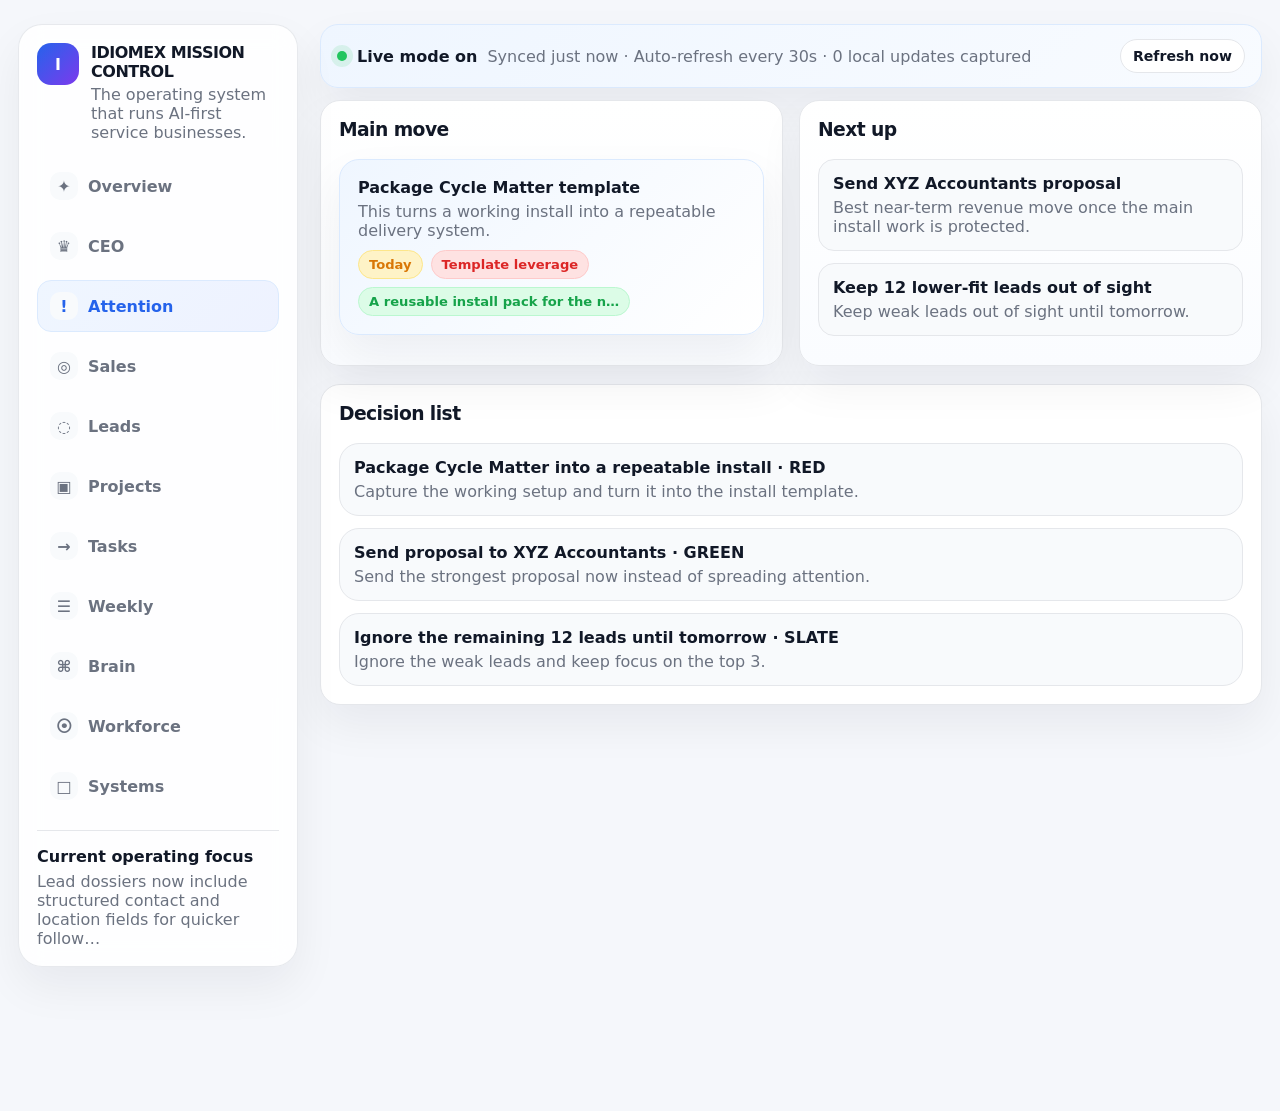
<file: attention.html>
<!DOCTYPE html>
<html lang="en">
<head>
  <meta charset="UTF-8" />
  <meta name="viewport" content="width=device-width, initial-scale=1.0" />
  <title>IDIOMEX OS</title>
  <link rel="stylesheet" href="./assets/styles.css" />
</head>
<body data-page="attention">
  <main class="shell">
    <div class="layout">
      <aside class="sidebar">
        <div class="brand">
          <div class="brand-badge">I</div>
          <div>
            <h1 id="workspace-name">IDIOMEX OS</h1>
            <p id="workspace-subtitle">Loading workspace…</p>
          </div>
        </div>
        <nav class="nav-group" id="sidebar-nav"></nav>
        <div class="sidebar-footer">
          <strong>Current operating focus</strong>
          <p class="sidebar-note" id="sidebar-status">Loading current focus…</p>
        </div>
      </aside>
      <section class="main">
        <section class="hero">
          <div class="eyebrow">IDIOMEX focus</div>
          <div class="hero-top">
            <div>
              <p class="muted" id="page-title">Loading page…</p>
              <h2 id="hero-title">Loading OS…</h2>
              <p id="hero-copy">Loading operating summary…</p>
            </div>
            <div class="hero-health">
              <strong id="business-health">—</strong>
              <span>Business health</span>
            </div>
          </div>
          <div class="hero-meta">
            <article class="panel">
              <span class="hero-meta-label">Date</span>
              <strong id="hero-date">Loading…</strong>
              <p class="muted">Fresh from the current JSON snapshot.</p>
            </article>
            <article class="panel">
              <span class="hero-meta-label">Momentum</span>
              <strong id="hero-momentum">Loading…</strong>
              <p class="muted" id="page-description">Loading description…</p>
            </article>
            <article class="panel">
              <span class="hero-meta-label">Primary goal</span>
              <strong id="hero-focus">Loading…</strong>
              <p class="muted" id="hero-next">Loading next move…</p>
            </article>
          </div>
        </section>
        <div id="page-content"></div>
      </section>
    </div>
  </main>
  <script src="./assets/app.js"></script>
</body>
</html>
</file>
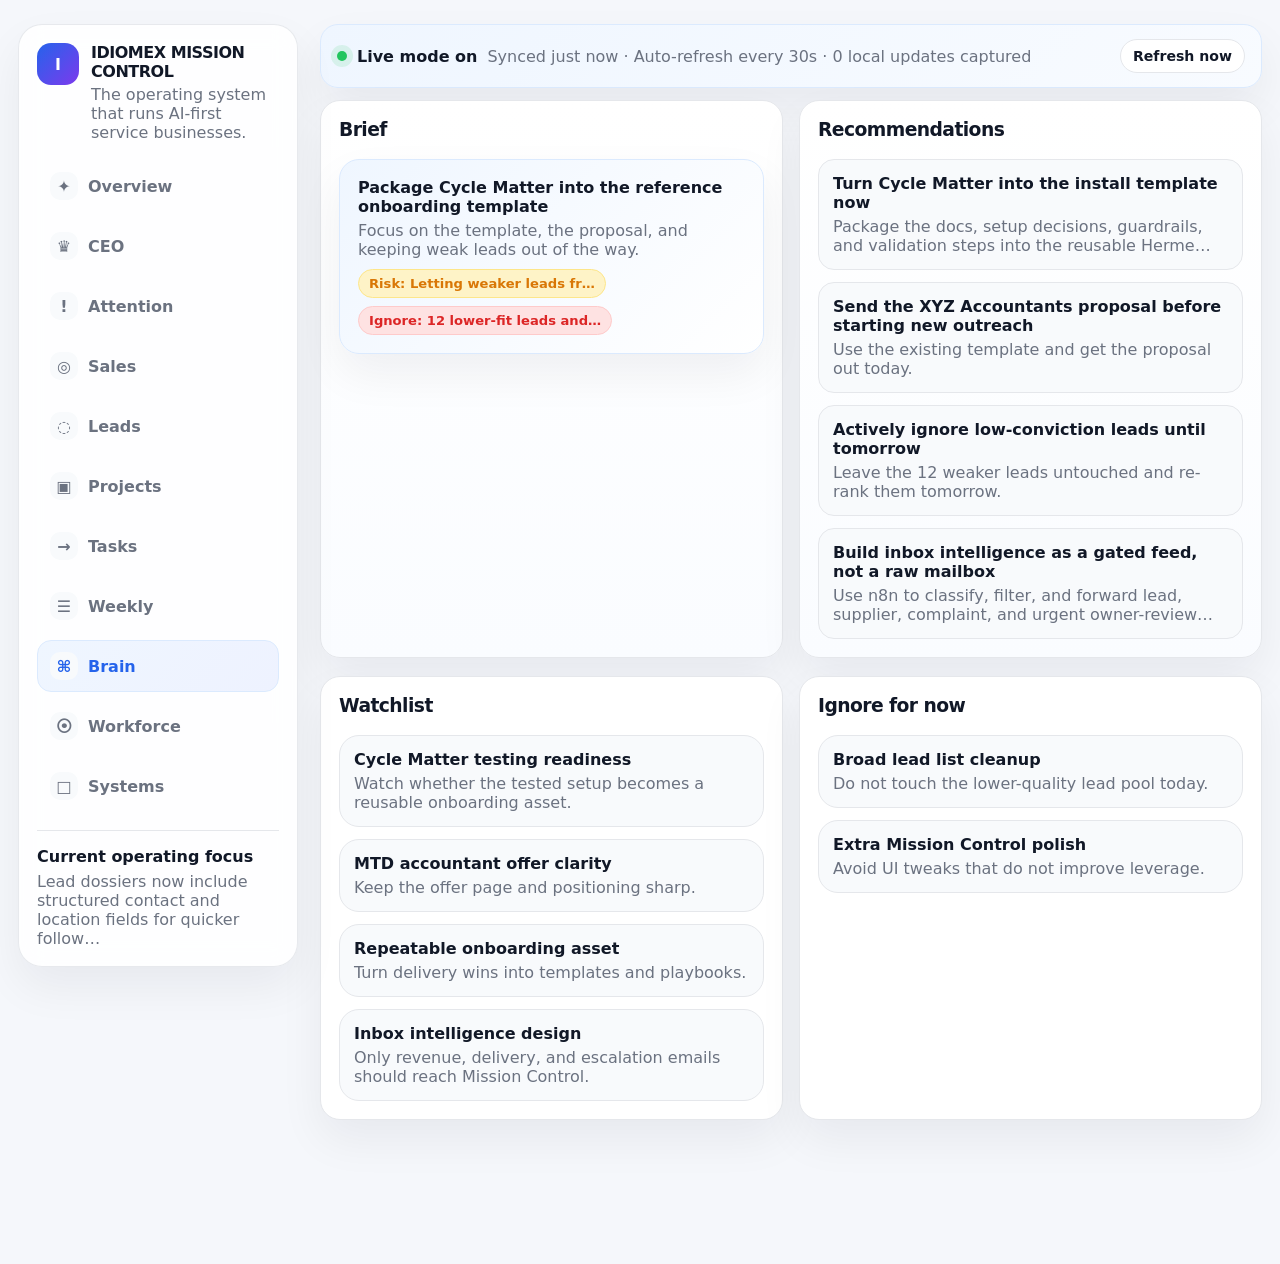
<file: brain.html>
<!DOCTYPE html>
<html lang="en">
<head>
  <meta charset="UTF-8" />
  <meta name="viewport" content="width=device-width, initial-scale=1.0" />
  <title>IDIOMEX OS</title>
  <link rel="stylesheet" href="./assets/styles.css" />
</head>
<body data-page="brain">
  <main class="shell">
    <div class="layout">
      <aside class="sidebar">
        <div class="brand">
          <div class="brand-badge">I</div>
          <div>
            <h1 id="workspace-name">IDIOMEX OS</h1>
            <p id="workspace-subtitle">Loading workspace…</p>
          </div>
        </div>
        <nav class="nav-group" id="sidebar-nav"></nav>
        <div class="sidebar-footer">
          <strong>Current operating focus</strong>
          <p class="sidebar-note" id="sidebar-status">Loading current focus…</p>
        </div>
      </aside>
      <section class="main">
        <section class="hero">
          <div class="eyebrow">IDIOMEX brain</div>
          <div class="hero-top">
            <div>
              <p class="muted" id="page-title">Loading page…</p>
              <h2 id="hero-title">Loading OS…</h2>
              <p id="hero-copy">Loading operating summary…</p>
            </div>
            <div class="hero-health">
              <strong id="business-health">—</strong>
              <span>Business health</span>
            </div>
          </div>
          <div class="hero-meta">
            <article class="panel">
              <span class="hero-meta-label">Date</span>
              <strong id="hero-date">Loading…</strong>
              <p class="muted">Fresh from the current JSON snapshot.</p>
            </article>
            <article class="panel">
              <span class="hero-meta-label">Momentum</span>
              <strong id="hero-momentum">Loading…</strong>
              <p class="muted" id="page-description">Loading description…</p>
            </article>
            <article class="panel">
              <span class="hero-meta-label">Primary goal</span>
              <strong id="hero-focus">Loading…</strong>
              <p class="muted" id="hero-next">Loading next move…</p>
            </article>
          </div>
        </section>
        <div id="page-content"></div>
      </section>
    </div>
  </main>
  <script src="./assets/app.js"></script>
</body>
</html>
</file>
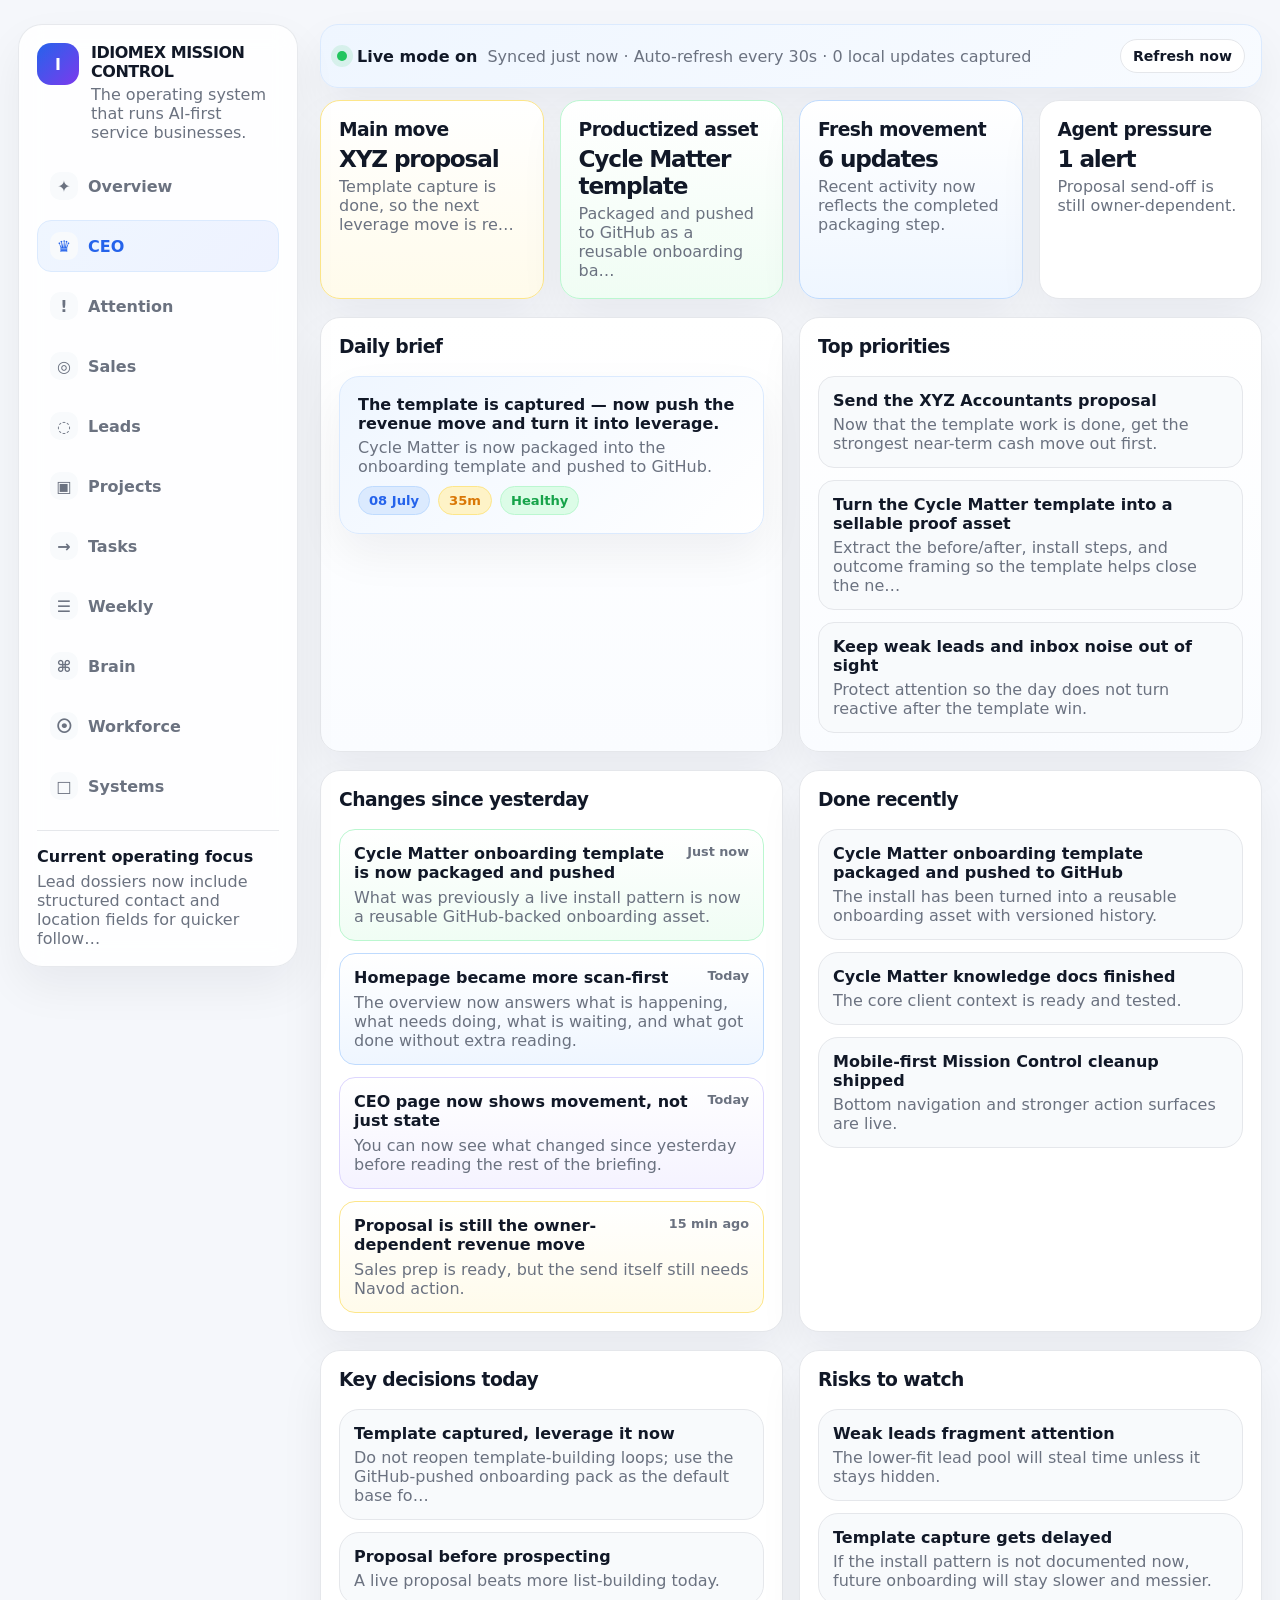
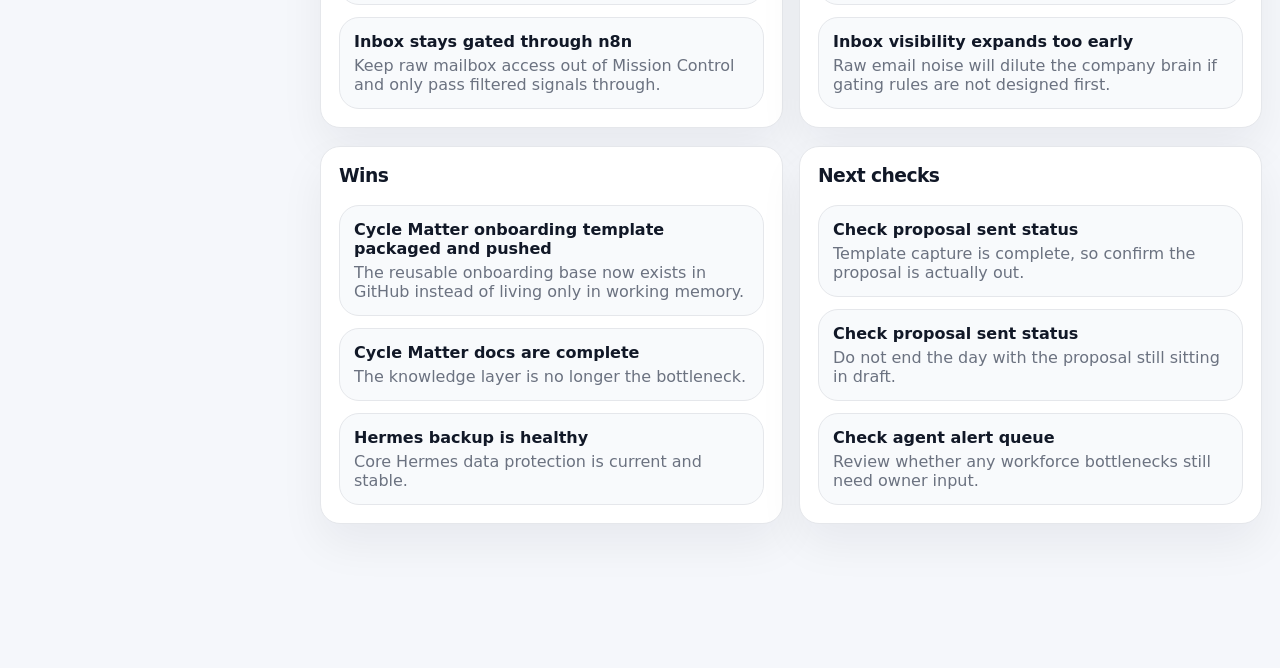
<file: ceo.html>
<!DOCTYPE html>
<html lang="en">
<head>
  <meta charset="UTF-8" />
  <meta name="viewport" content="width=device-width, initial-scale=1.0" />
  <title>IDIOMEX OS</title>
  <link rel="stylesheet" href="./assets/styles.css" />
</head>
<body data-page="ceo">
  <main class="shell">
    <div class="layout">
      <aside class="sidebar">
        <div class="brand">
          <div class="brand-badge">I</div>
          <div>
            <h1 id="workspace-name">IDIOMEX OS</h1>
            <p id="workspace-subtitle">Loading workspace…</p>
          </div>
        </div>
        <nav class="nav-group" id="sidebar-nav"></nav>
        <div class="sidebar-footer">
          <strong>Current operating focus</strong>
          <p class="sidebar-note" id="sidebar-status">Loading current focus…</p>
        </div>
      </aside>
      <section class="main">
        <section class="hero">
          <div class="eyebrow">Daily CEO briefing</div>
          <div class="hero-top">
            <div>
              <p class="muted" id="page-title">Loading page…</p>
              <h2 id="hero-title">Loading OS…</h2>
              <p id="hero-copy">Loading operating summary…</p>
            </div>
            <div class="hero-health">
              <strong id="business-health">—</strong>
              <span>Business health</span>
            </div>
          </div>
          <div class="hero-meta">
            <article class="panel">
              <span class="hero-meta-label">Date</span>
              <strong id="hero-date">Loading…</strong>
              <p class="muted">Fresh from the current JSON snapshot.</p>
            </article>
            <article class="panel">
              <span class="hero-meta-label">Momentum</span>
              <strong id="hero-momentum">Loading…</strong>
              <p class="muted" id="page-description">Loading description…</p>
            </article>
            <article class="panel">
              <span class="hero-meta-label">Primary goal</span>
              <strong id="hero-focus">Loading…</strong>
              <p class="muted" id="hero-next">Loading next move…</p>
            </article>
          </div>
        </section>
        <div id="page-content"></div>
      </section>
    </div>
  </main>
  <script src="./assets/app.js"></script>
</body>
</html>
</file>
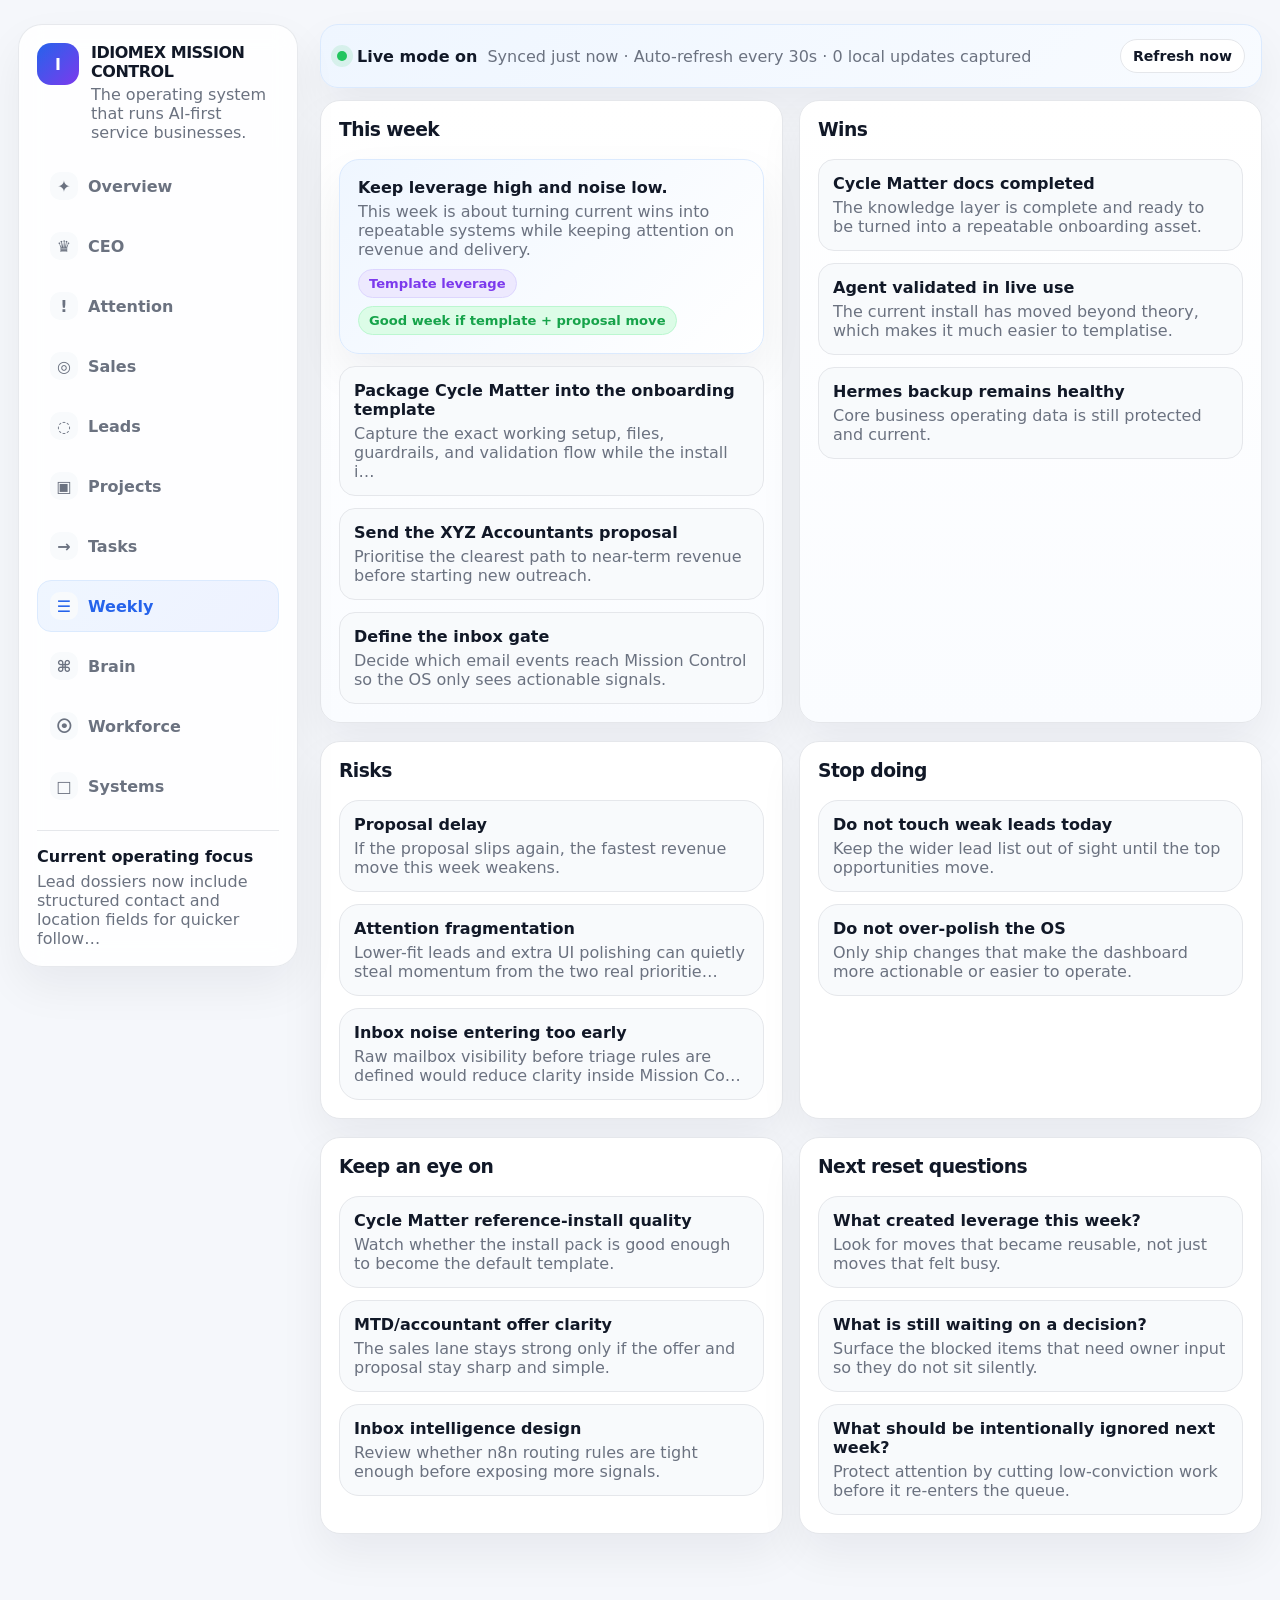
<file: guide.html>
<!DOCTYPE html>
<html lang="en">
<head>
  <meta charset="UTF-8" />
  <meta name="viewport" content="width=device-width, initial-scale=1.0" />
  <title>IDIOMEX OS</title>
  <link rel="stylesheet" href="./assets/styles.css" />
</head>
<body data-page="weekly" class="has-mobile-nav">
  <main class="shell">
    <div class="layout">
      <aside class="sidebar">
        <div class="brand">
          <div class="brand-badge">I</div>
          <div>
            <h1 id="workspace-name">IDIOMEX OS</h1>
            <p id="workspace-subtitle">Loading workspace…</p>
          </div>
        </div>
        <nav class="nav-group" id="sidebar-nav"></nav>
        <div class="sidebar-footer">
          <strong>Current operating focus</strong>
          <p class="sidebar-note" id="sidebar-status">Loading current focus…</p>
        </div>
      </aside>
      <section class="main">
        <section class="hero">
          <div class="eyebrow">IDIOMEX weekly review</div>
          <div class="hero-top">
            <div>
              <p class="muted" id="page-title">Loading page…</p>
              <h2 id="hero-title">Loading OS…</h2>
              <p id="hero-copy">Loading operating summary…</p>
            </div>
            <div class="hero-health">
              <strong id="business-health">—</strong>
              <span>Business health</span>
            </div>
          </div>
          <div class="hero-meta">
            <article class="panel">
              <span class="hero-meta-label">Date</span>
              <strong id="hero-date">Loading…</strong>
              <p class="muted">Fresh from the current JSON snapshot.</p>
            </article>
            <article class="panel">
              <span class="hero-meta-label">Momentum</span>
              <strong id="hero-momentum">Loading…</strong>
              <p class="muted" id="page-description">Loading description…</p>
            </article>
            <article class="panel">
              <span class="hero-meta-label">Primary goal</span>
              <strong id="hero-focus">Loading…</strong>
              <p class="muted" id="hero-next">Loading next move…</p>
            </article>
          </div>
        </section>
        <div id="page-content"></div>
      </section>
    </div>
  </main>
  <script src="./assets/app.js"></script>
</body>
</html>
</file>
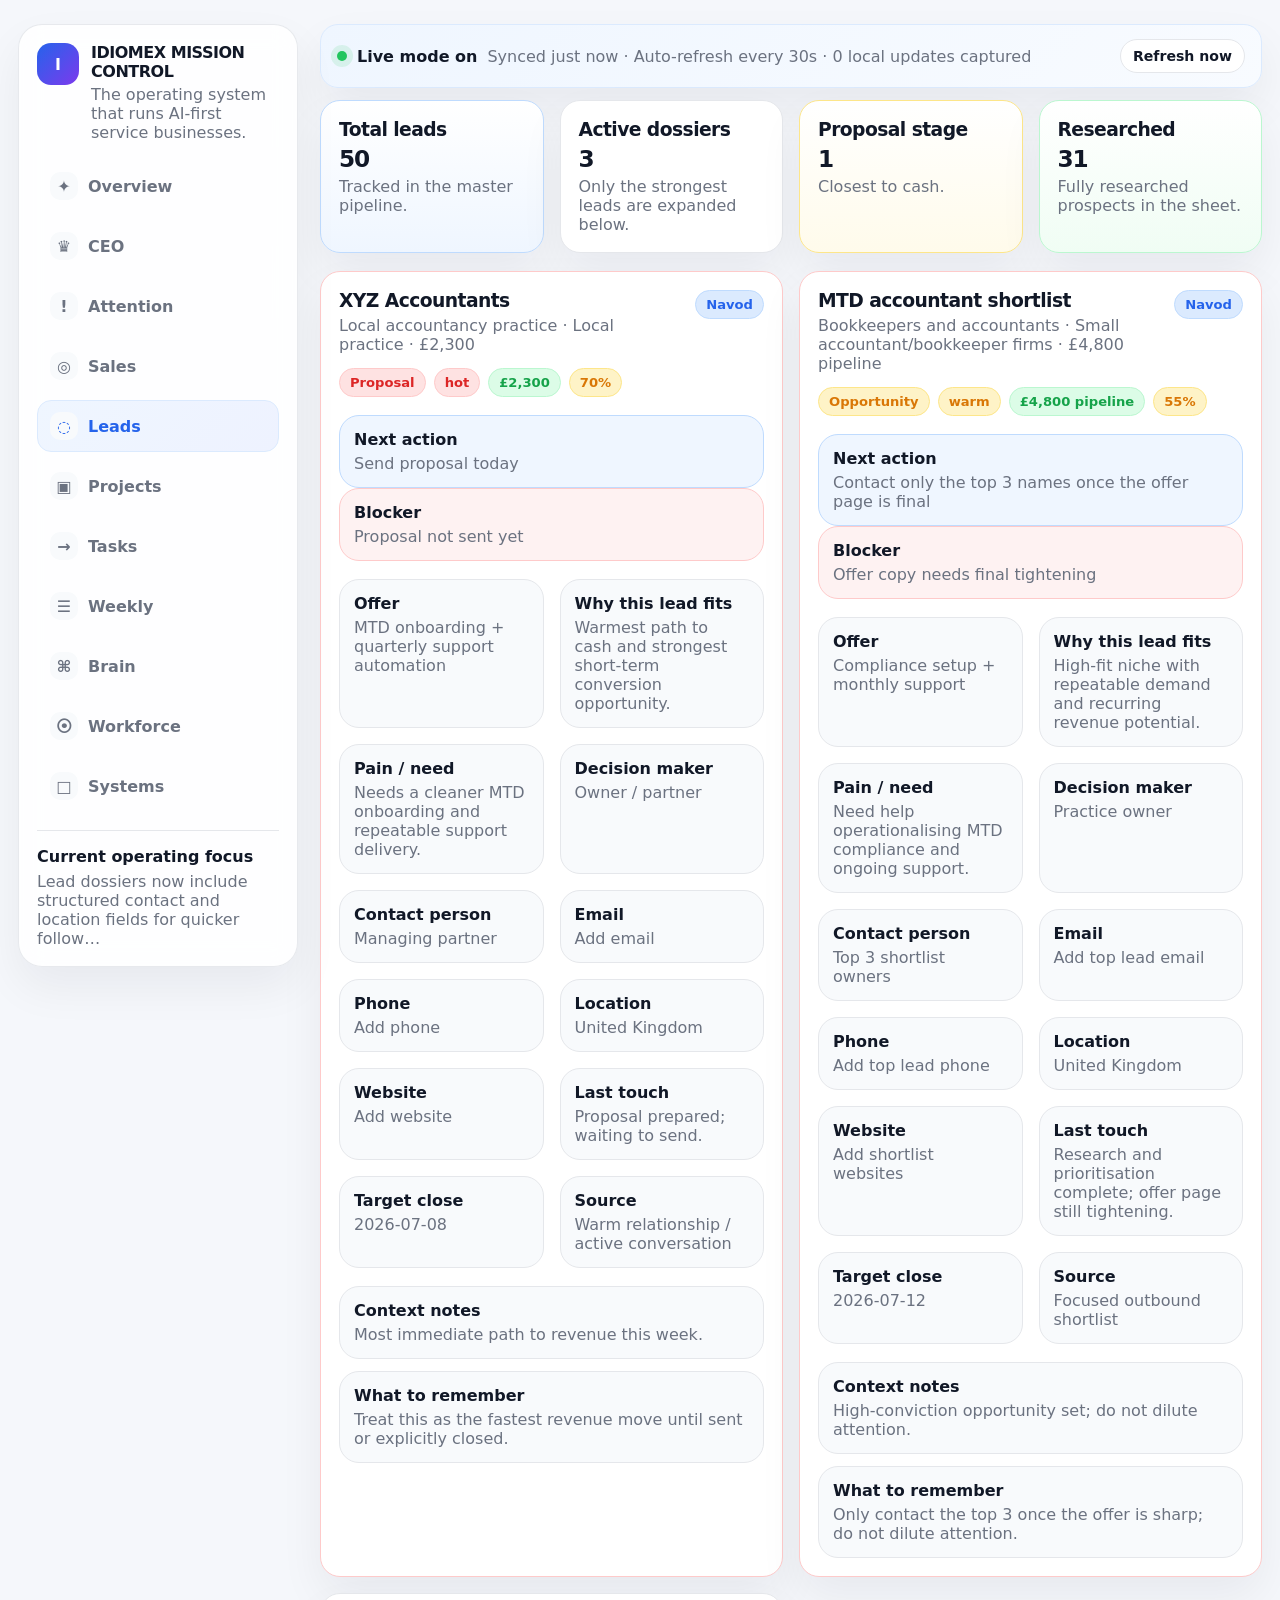
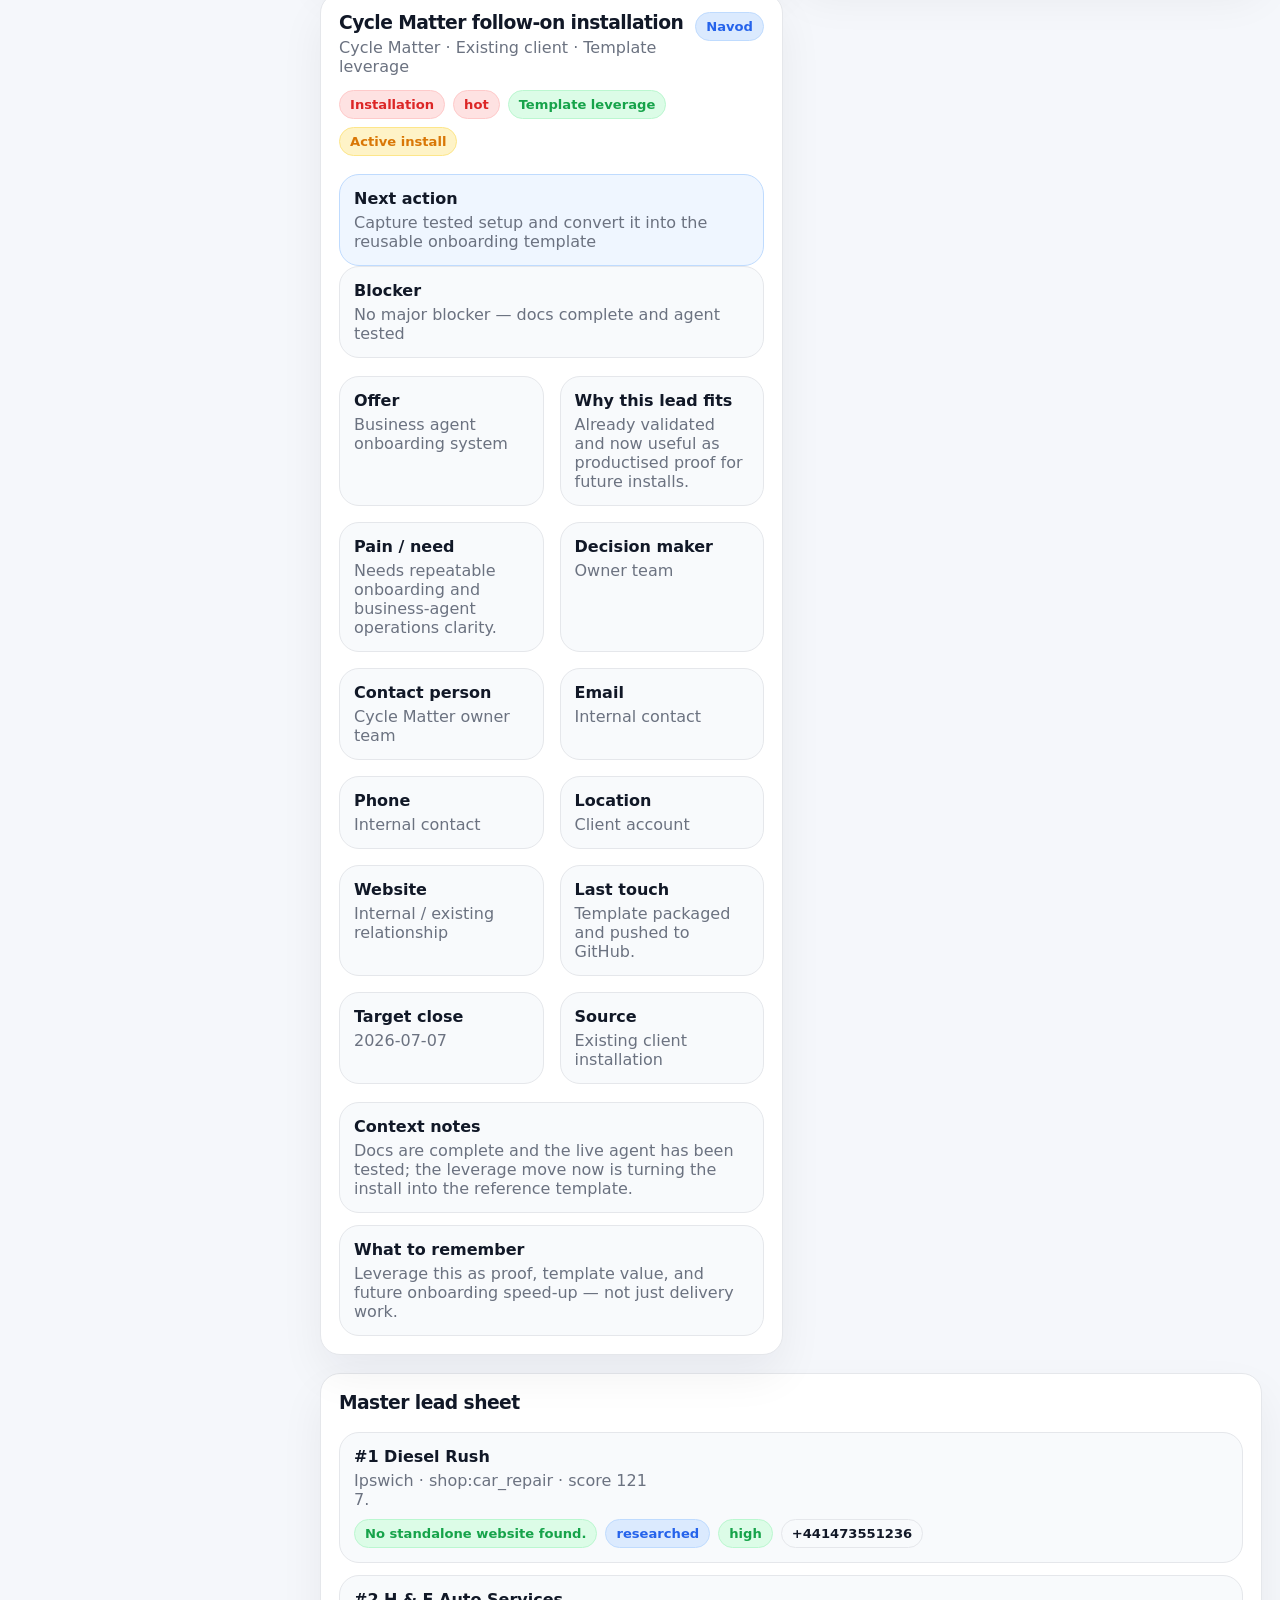
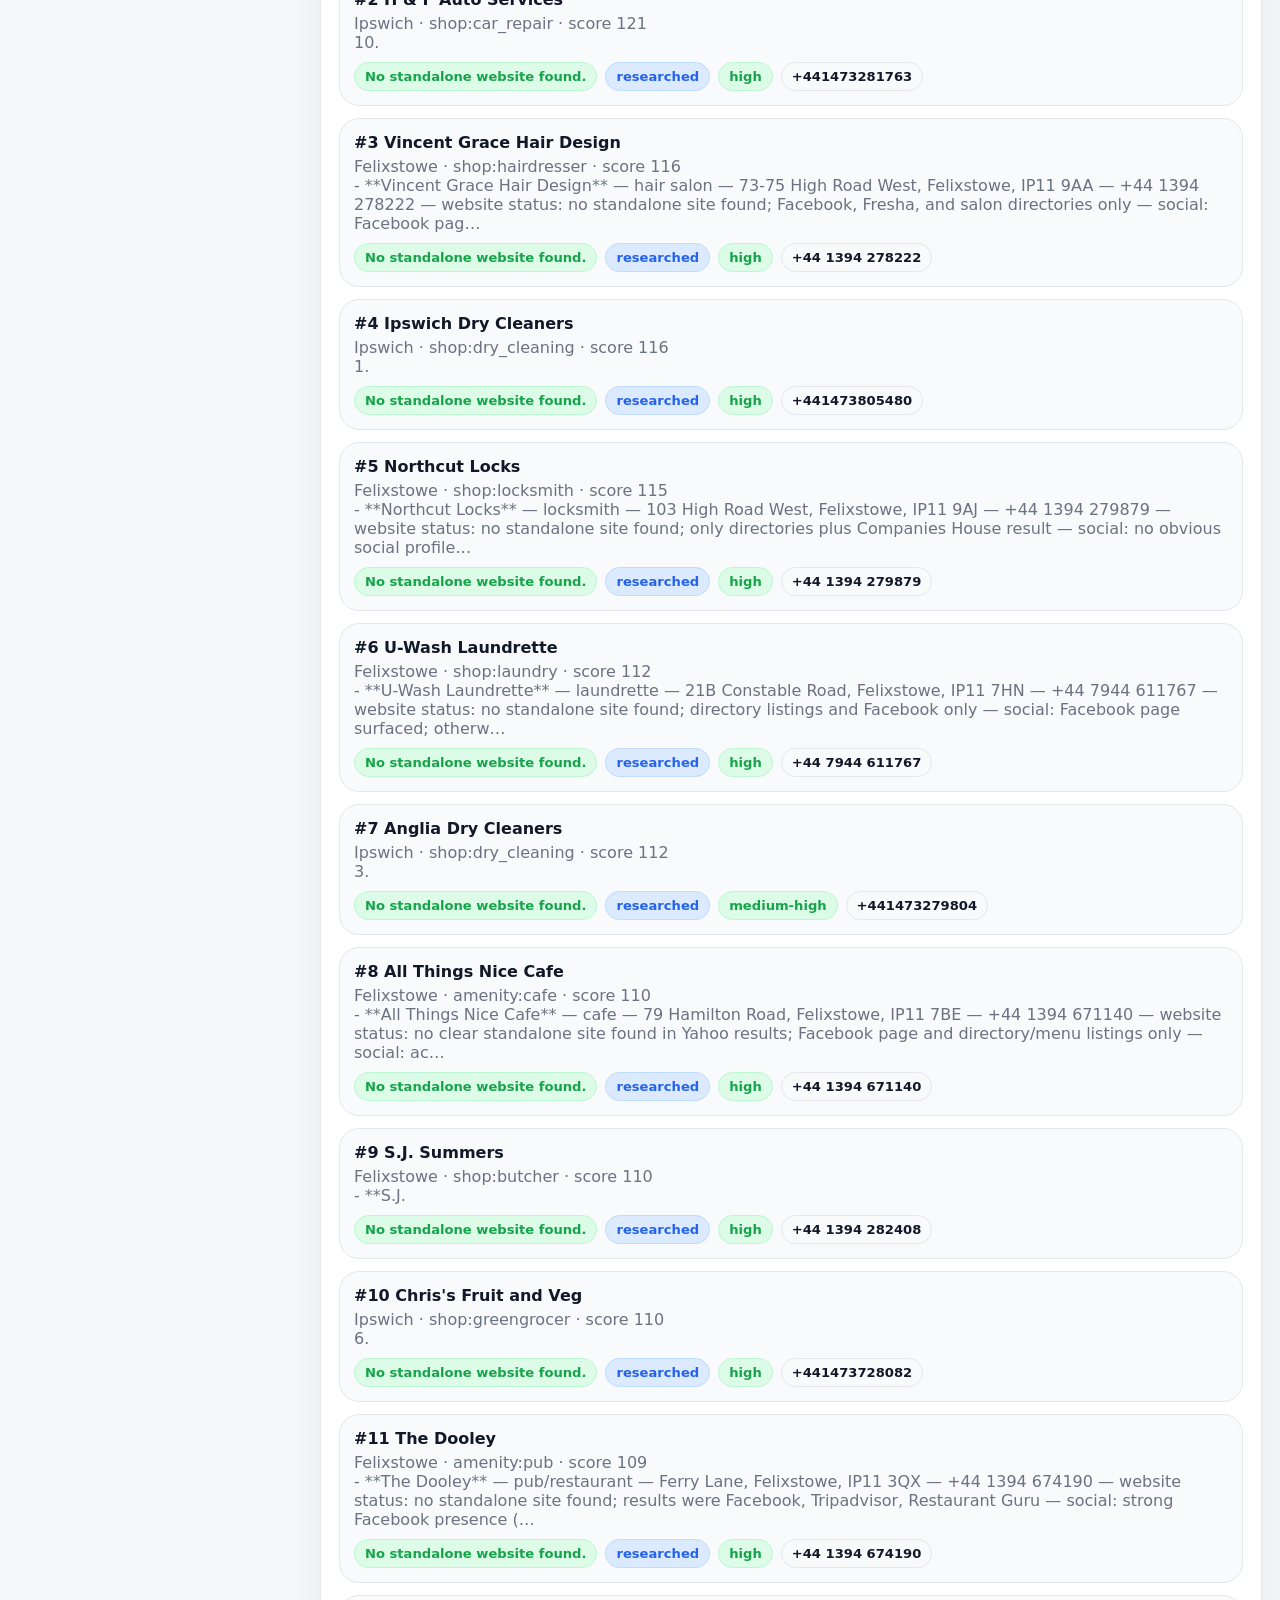
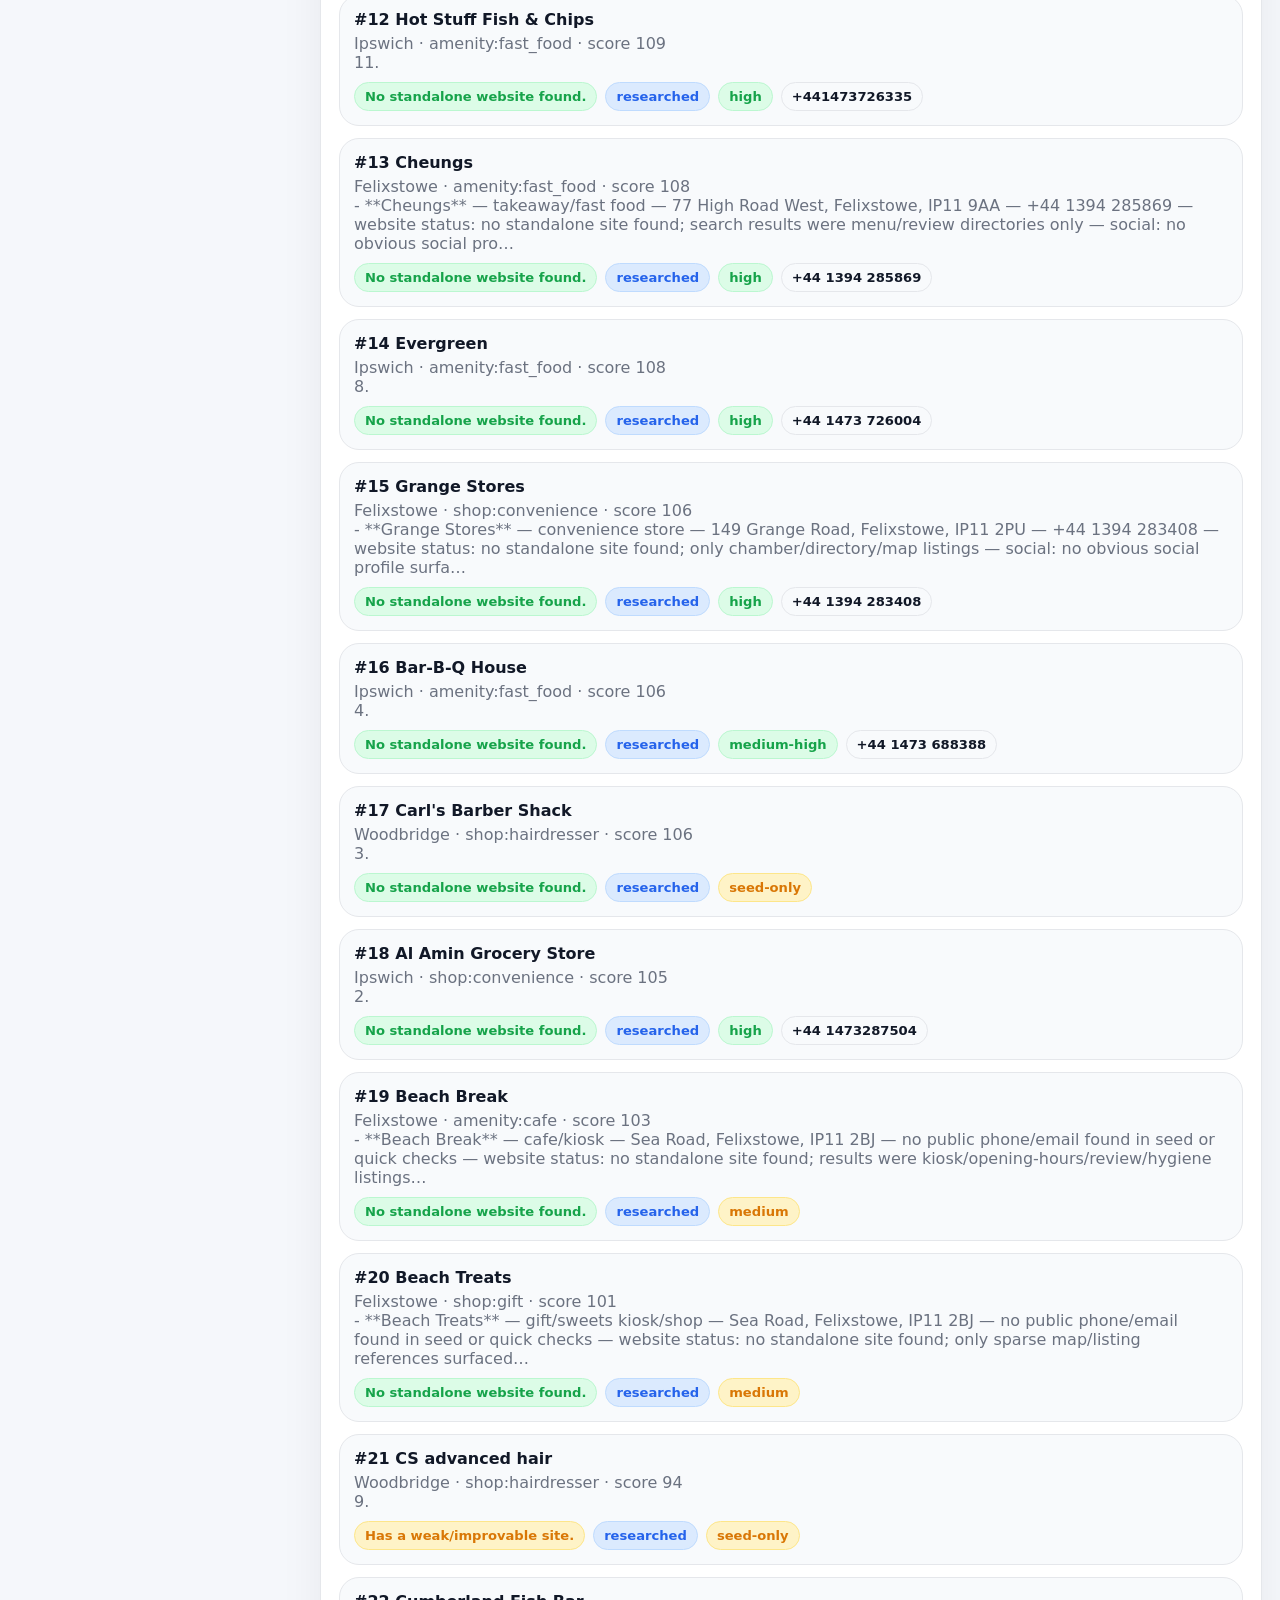
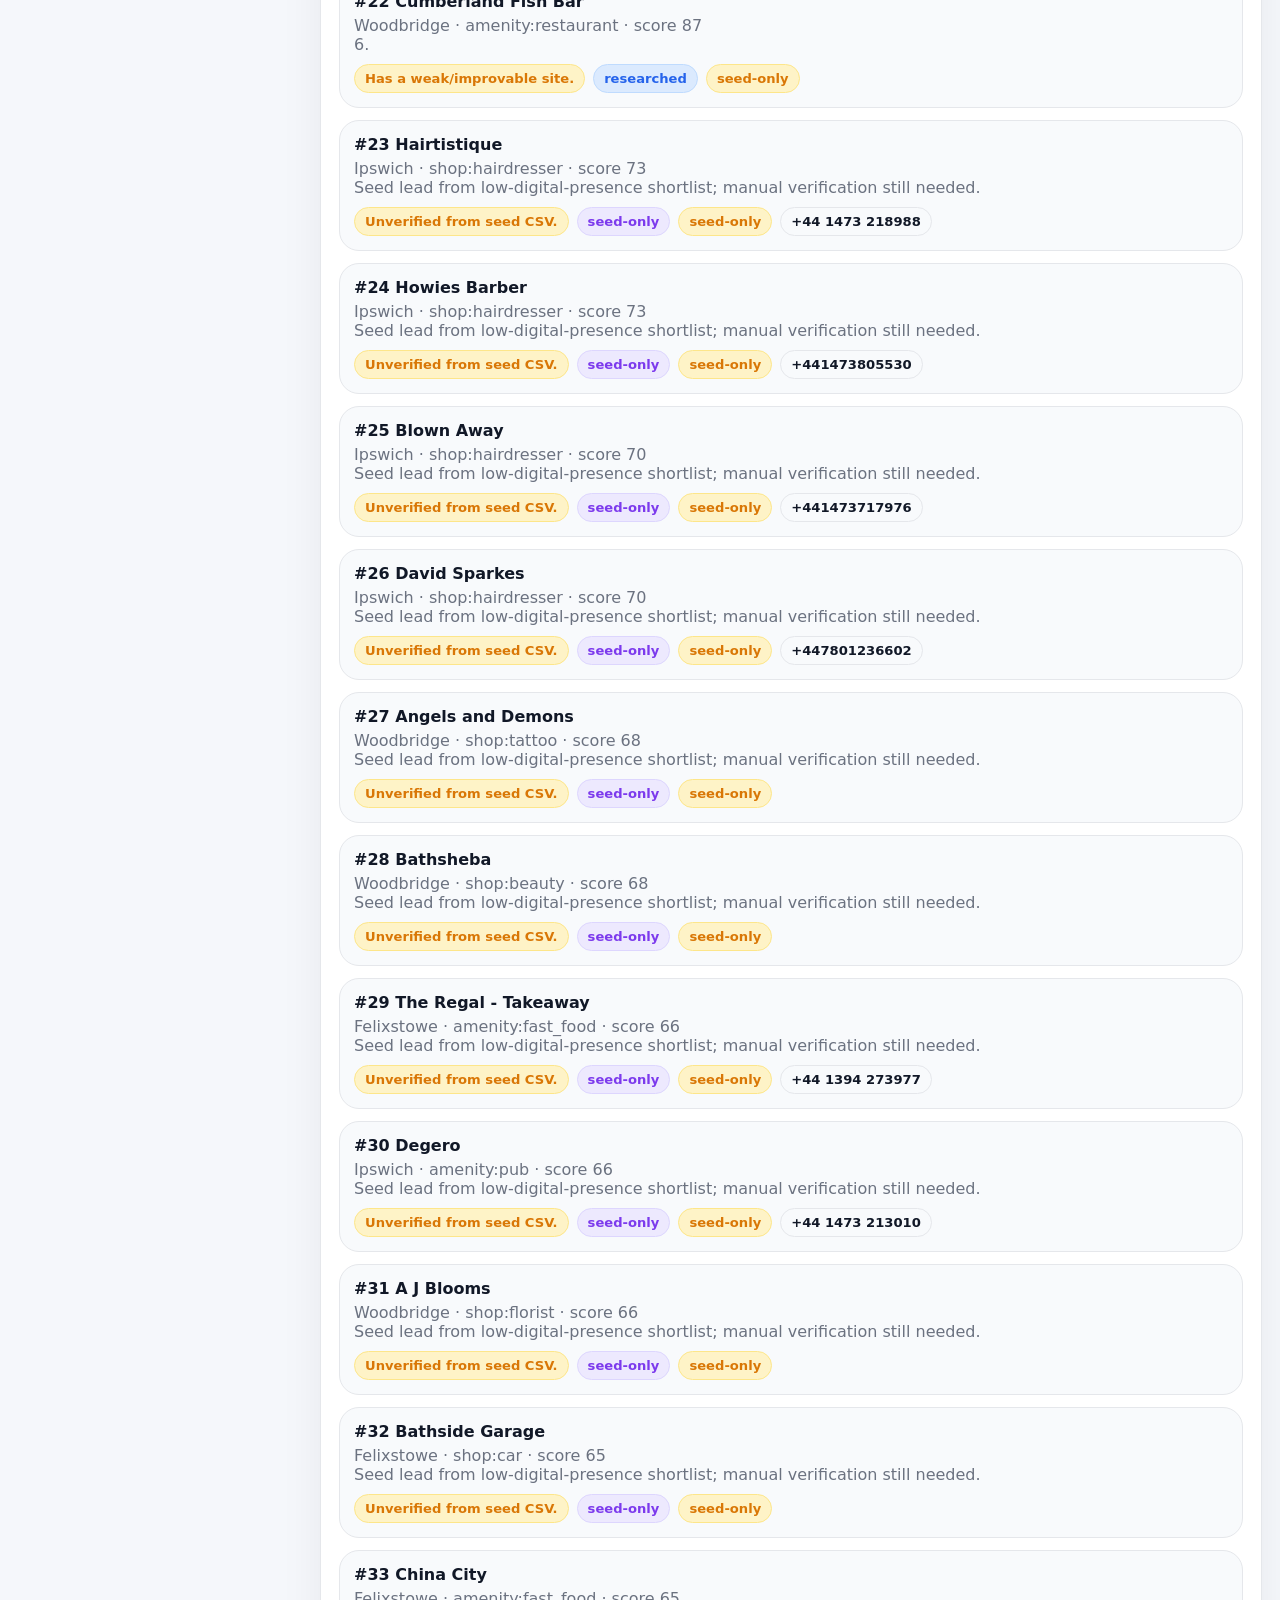
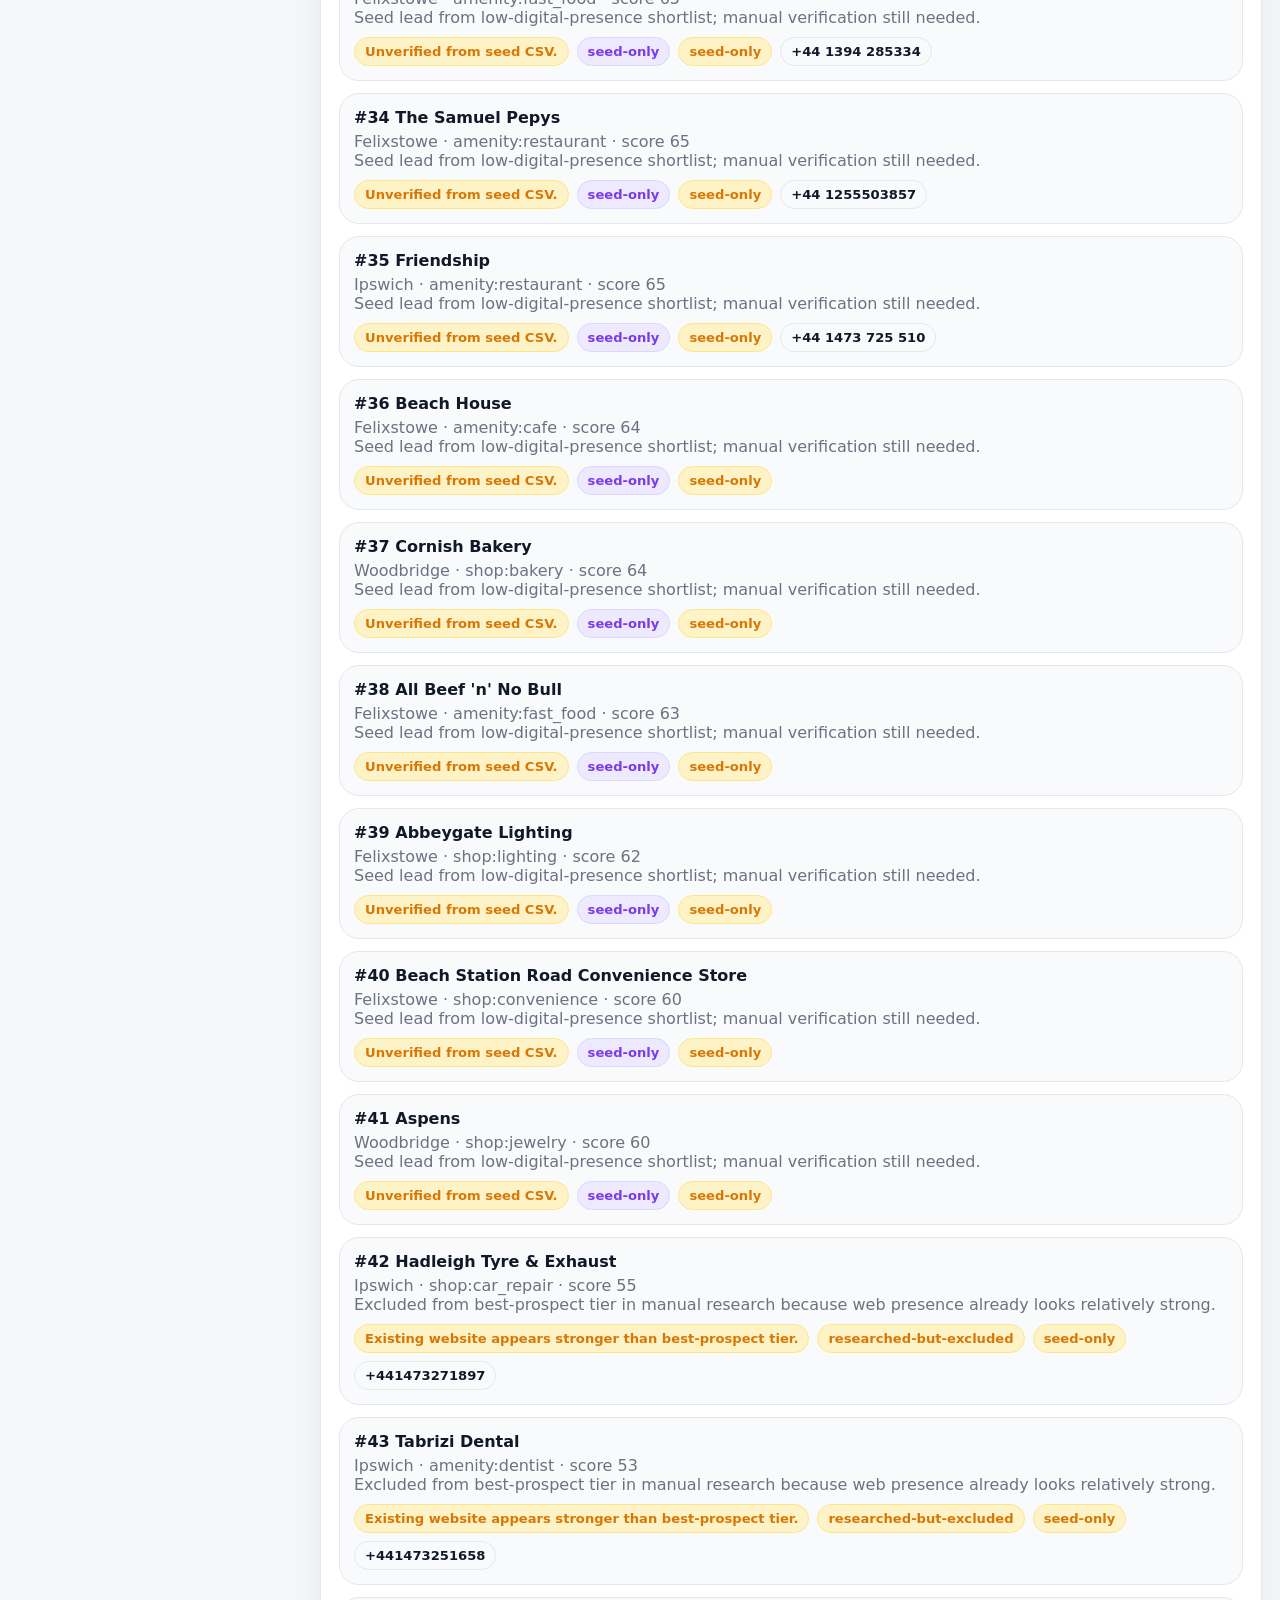
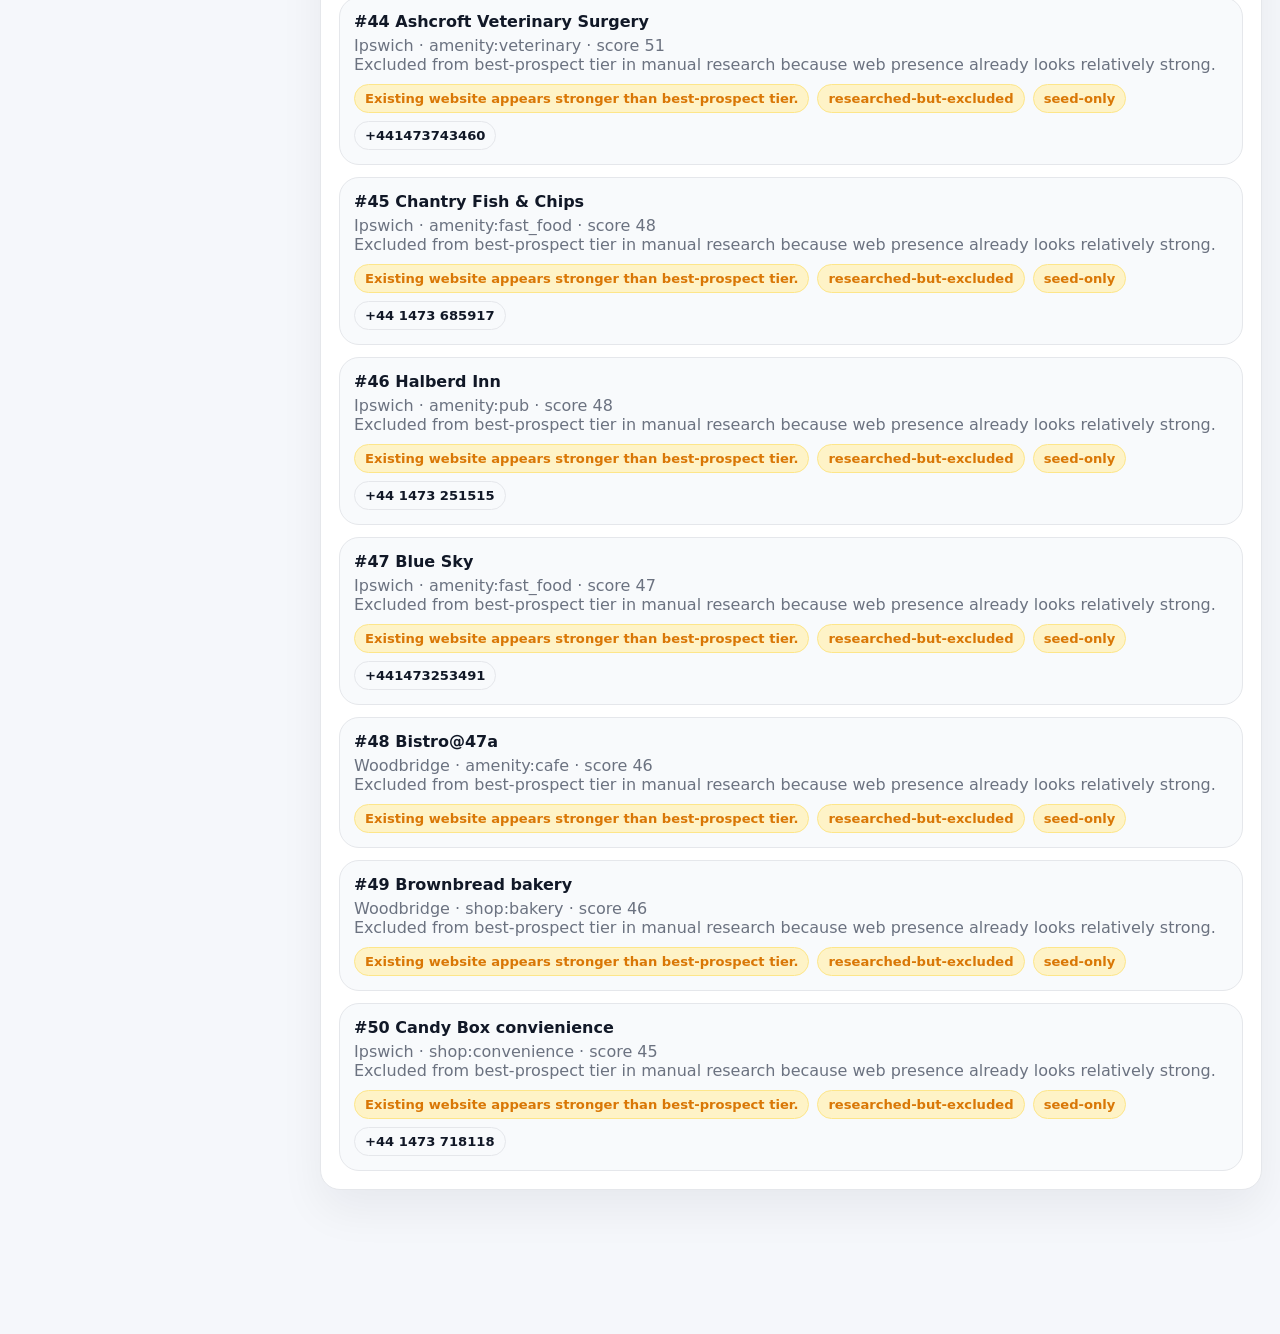
<file: leads.html>
<!DOCTYPE html>
<html lang="en">
<head>
  <meta charset="UTF-8" />
  <meta name="viewport" content="width=device-width, initial-scale=1.0" />
  <title>IDIOMEX OS</title>
  <link rel="stylesheet" href="./assets/styles.css" />
</head>
<body data-page="leads">
  <main class="shell">
    <div class="layout">
      <aside class="sidebar">
        <div class="brand">
          <div class="brand-badge">I</div>
          <div>
            <h1 id="workspace-name">IDIOMEX OS</h1>
            <p id="workspace-subtitle">Loading workspace…</p>
          </div>
        </div>
        <nav class="nav-group" id="sidebar-nav"></nav>
        <div class="sidebar-footer">
          <strong>Current operating focus</strong>
          <p class="sidebar-note" id="sidebar-status">Loading current focus…</p>
        </div>
      </aside>
      <section class="main">
        <section class="hero">
          <div class="eyebrow">IDIOMEX leads</div>
          <div class="hero-top">
            <div>
              <p class="muted" id="page-title">Loading page…</p>
              <h2 id="hero-title">Loading OS…</h2>
              <p id="hero-copy">Loading operating summary…</p>
            </div>
            <div class="hero-health">
              <strong id="business-health">—</strong>
              <span>Business health</span>
            </div>
          </div>
          <div class="hero-meta">
            <article class="panel">
              <span class="hero-meta-label">Date</span>
              <strong id="hero-date">Loading…</strong>
              <p class="muted">Fresh from the current JSON snapshot.</p>
            </article>
            <article class="panel">
              <span class="hero-meta-label">Momentum</span>
              <strong id="hero-momentum">Loading…</strong>
              <p class="muted" id="page-description">Loading description…</p>
            </article>
            <article class="panel">
              <span class="hero-meta-label">Primary goal</span>
              <strong id="hero-focus">Loading…</strong>
              <p class="muted" id="hero-next">Loading next move…</p>
            </article>
          </div>
        </section>
        <div id="page-content"></div>
      </section>
    </div>
  </main>
  <script src="./assets/app.js"></script>
</body>
</html>
</file>
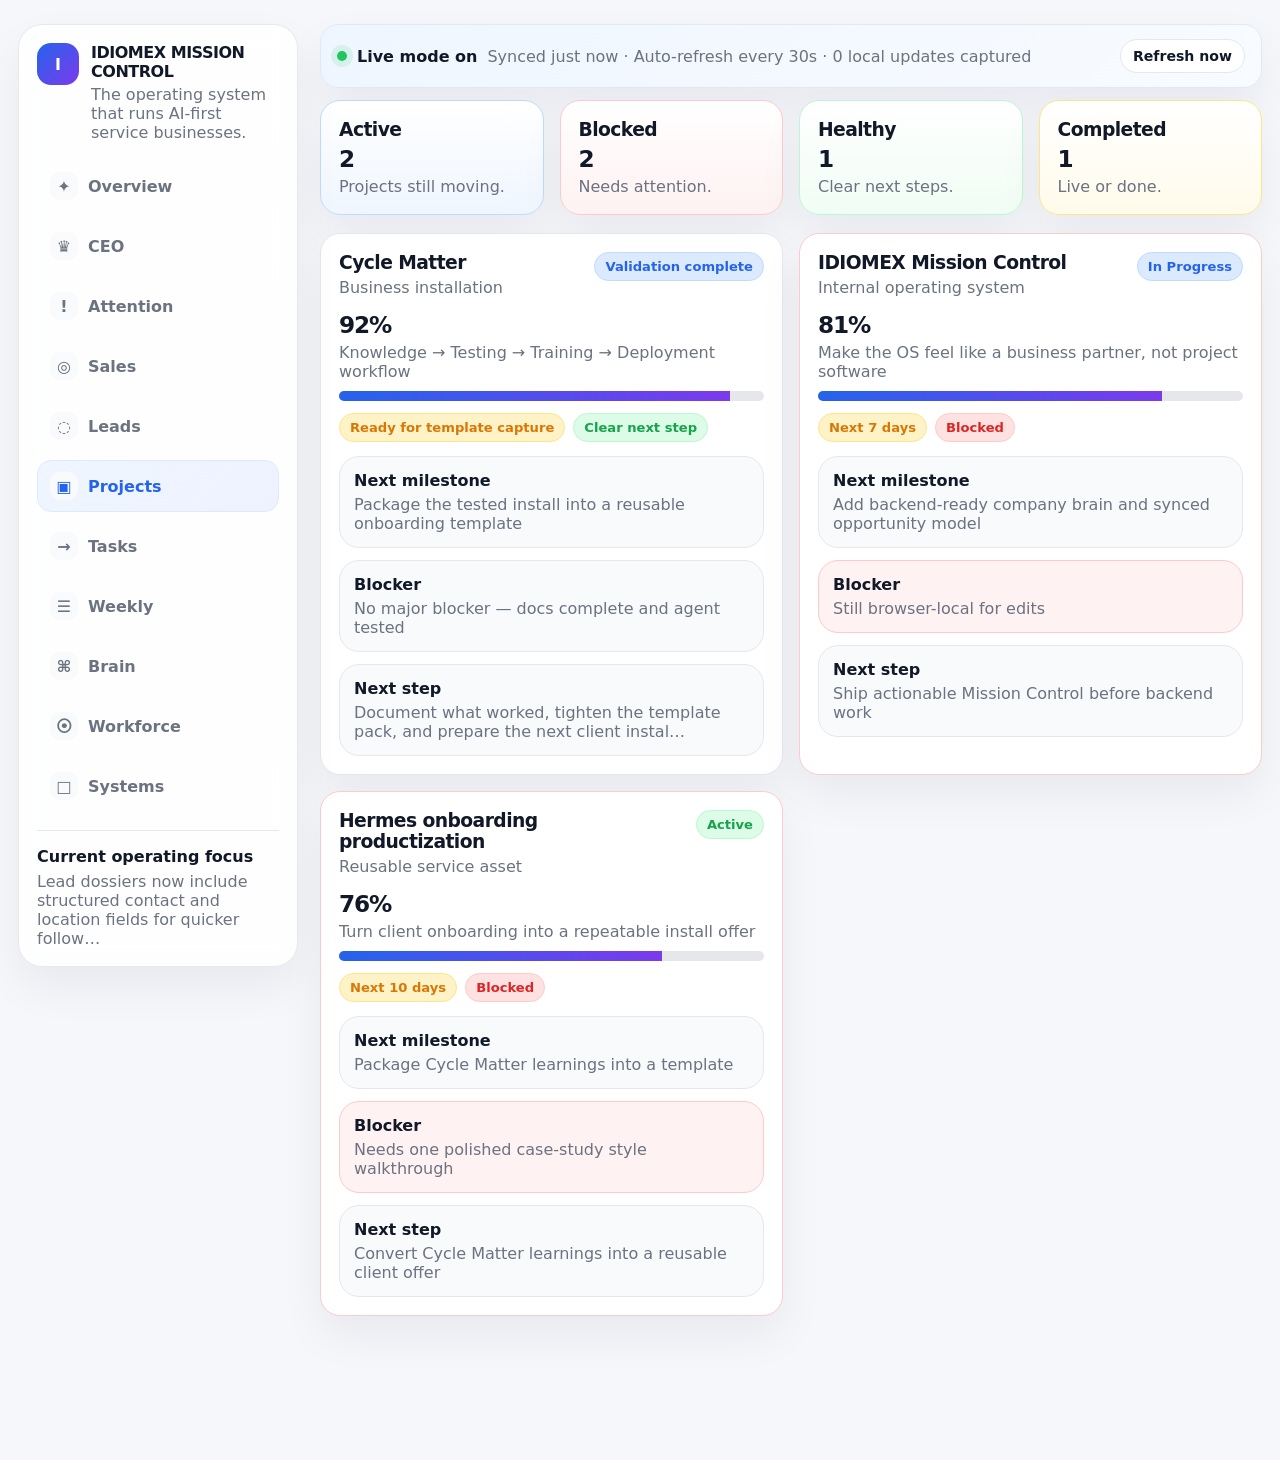
<file: projects.html>
<!DOCTYPE html>
<html lang="en">
<head>
  <meta charset="UTF-8" />
  <meta name="viewport" content="width=device-width, initial-scale=1.0" />
  <title>IDIOMEX OS</title>
  <link rel="stylesheet" href="./assets/styles.css" />
</head>
<body data-page="projects">
  <main class="shell">
    <div class="layout">
      <aside class="sidebar">
        <div class="brand">
          <div class="brand-badge">I</div>
          <div>
            <h1 id="workspace-name">IDIOMEX OS</h1>
            <p id="workspace-subtitle">Loading workspace…</p>
          </div>
        </div>
        <nav class="nav-group" id="sidebar-nav"></nav>
        <div class="sidebar-footer">
          <strong>Current operating focus</strong>
          <p class="sidebar-note" id="sidebar-status">Loading current focus…</p>
        </div>
      </aside>
      <section class="main">
        <section class="hero">
          <div class="eyebrow">IDIOMEX delivery</div>
          <div class="hero-top">
            <div>
              <p class="muted" id="page-title">Loading page…</p>
              <h2 id="hero-title">Loading OS…</h2>
              <p id="hero-copy">Loading operating summary…</p>
            </div>
            <div class="hero-health">
              <strong id="business-health">—</strong>
              <span>Business health</span>
            </div>
          </div>
          <div class="hero-meta">
            <article class="panel">
              <span class="hero-meta-label">Date</span>
              <strong id="hero-date">Loading…</strong>
              <p class="muted">Fresh from the current JSON snapshot.</p>
            </article>
            <article class="panel">
              <span class="hero-meta-label">Momentum</span>
              <strong id="hero-momentum">Loading…</strong>
              <p class="muted" id="page-description">Loading description…</p>
            </article>
            <article class="panel">
              <span class="hero-meta-label">Primary goal</span>
              <strong id="hero-focus">Loading…</strong>
              <p class="muted" id="hero-next">Loading next move…</p>
            </article>
          </div>
        </section>
        <div id="page-content"></div>
      </section>
    </div>
  </main>
  <script src="./assets/app.js"></script>
</body>
</html>
</file>
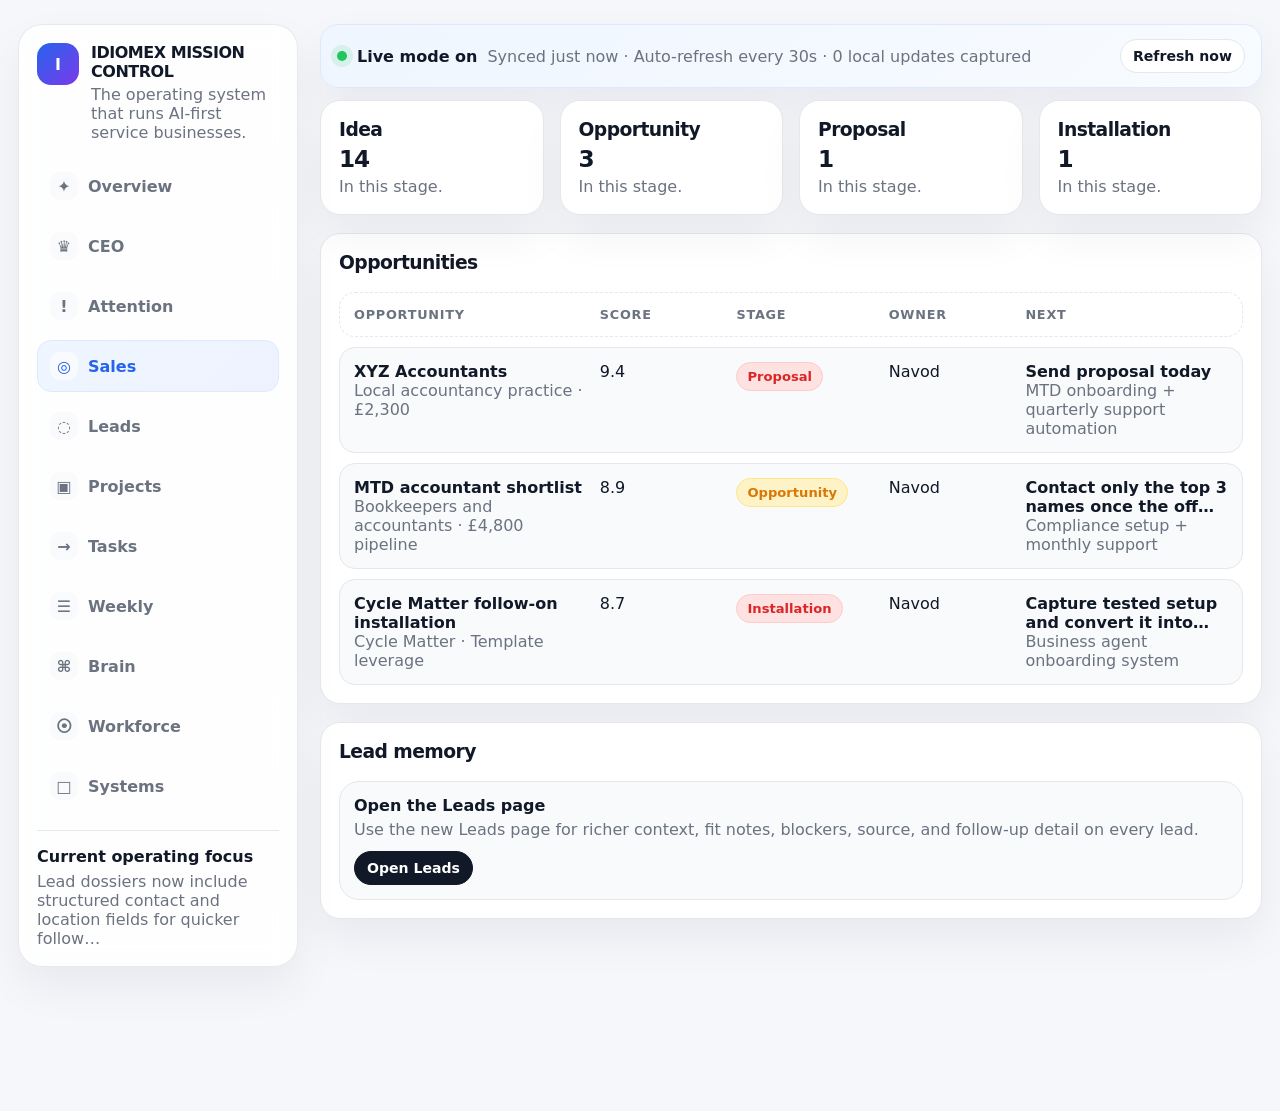
<file: sales.html>
<!DOCTYPE html>
<html lang="en">
<head>
  <meta charset="UTF-8" />
  <meta name="viewport" content="width=device-width, initial-scale=1.0" />
  <title>IDIOMEX OS</title>
  <link rel="stylesheet" href="./assets/styles.css" />
</head>
<body data-page="sales">
  <main class="shell">
    <div class="layout">
      <aside class="sidebar">
        <div class="brand">
          <div class="brand-badge">I</div>
          <div>
            <h1 id="workspace-name">IDIOMEX OS</h1>
            <p id="workspace-subtitle">Loading workspace…</p>
          </div>
        </div>
        <nav class="nav-group" id="sidebar-nav"></nav>
        <div class="sidebar-footer">
          <strong>Current operating focus</strong>
          <p class="sidebar-note" id="sidebar-status">Loading current focus…</p>
        </div>
      </aside>
      <section class="main">
        <section class="hero">
          <div class="eyebrow">IDIOMEX sales</div>
          <div class="hero-top">
            <div>
              <p class="muted" id="page-title">Loading page…</p>
              <h2 id="hero-title">Loading OS…</h2>
              <p id="hero-copy">Loading operating summary…</p>
            </div>
            <div class="hero-health">
              <strong id="business-health">—</strong>
              <span>Business health</span>
            </div>
          </div>
          <div class="hero-meta">
            <article class="panel">
              <span class="hero-meta-label">Date</span>
              <strong id="hero-date">Loading…</strong>
              <p class="muted">Fresh from the current JSON snapshot.</p>
            </article>
            <article class="panel">
              <span class="hero-meta-label">Momentum</span>
              <strong id="hero-momentum">Loading…</strong>
              <p class="muted" id="page-description">Loading description…</p>
            </article>
            <article class="panel">
              <span class="hero-meta-label">Primary goal</span>
              <strong id="hero-focus">Loading…</strong>
              <p class="muted" id="hero-next">Loading next move…</p>
            </article>
          </div>
        </section>
        <div id="page-content"></div>
      </section>
    </div>
  </main>
  <script src="./assets/app.js"></script>
</body>
</html>
</file>
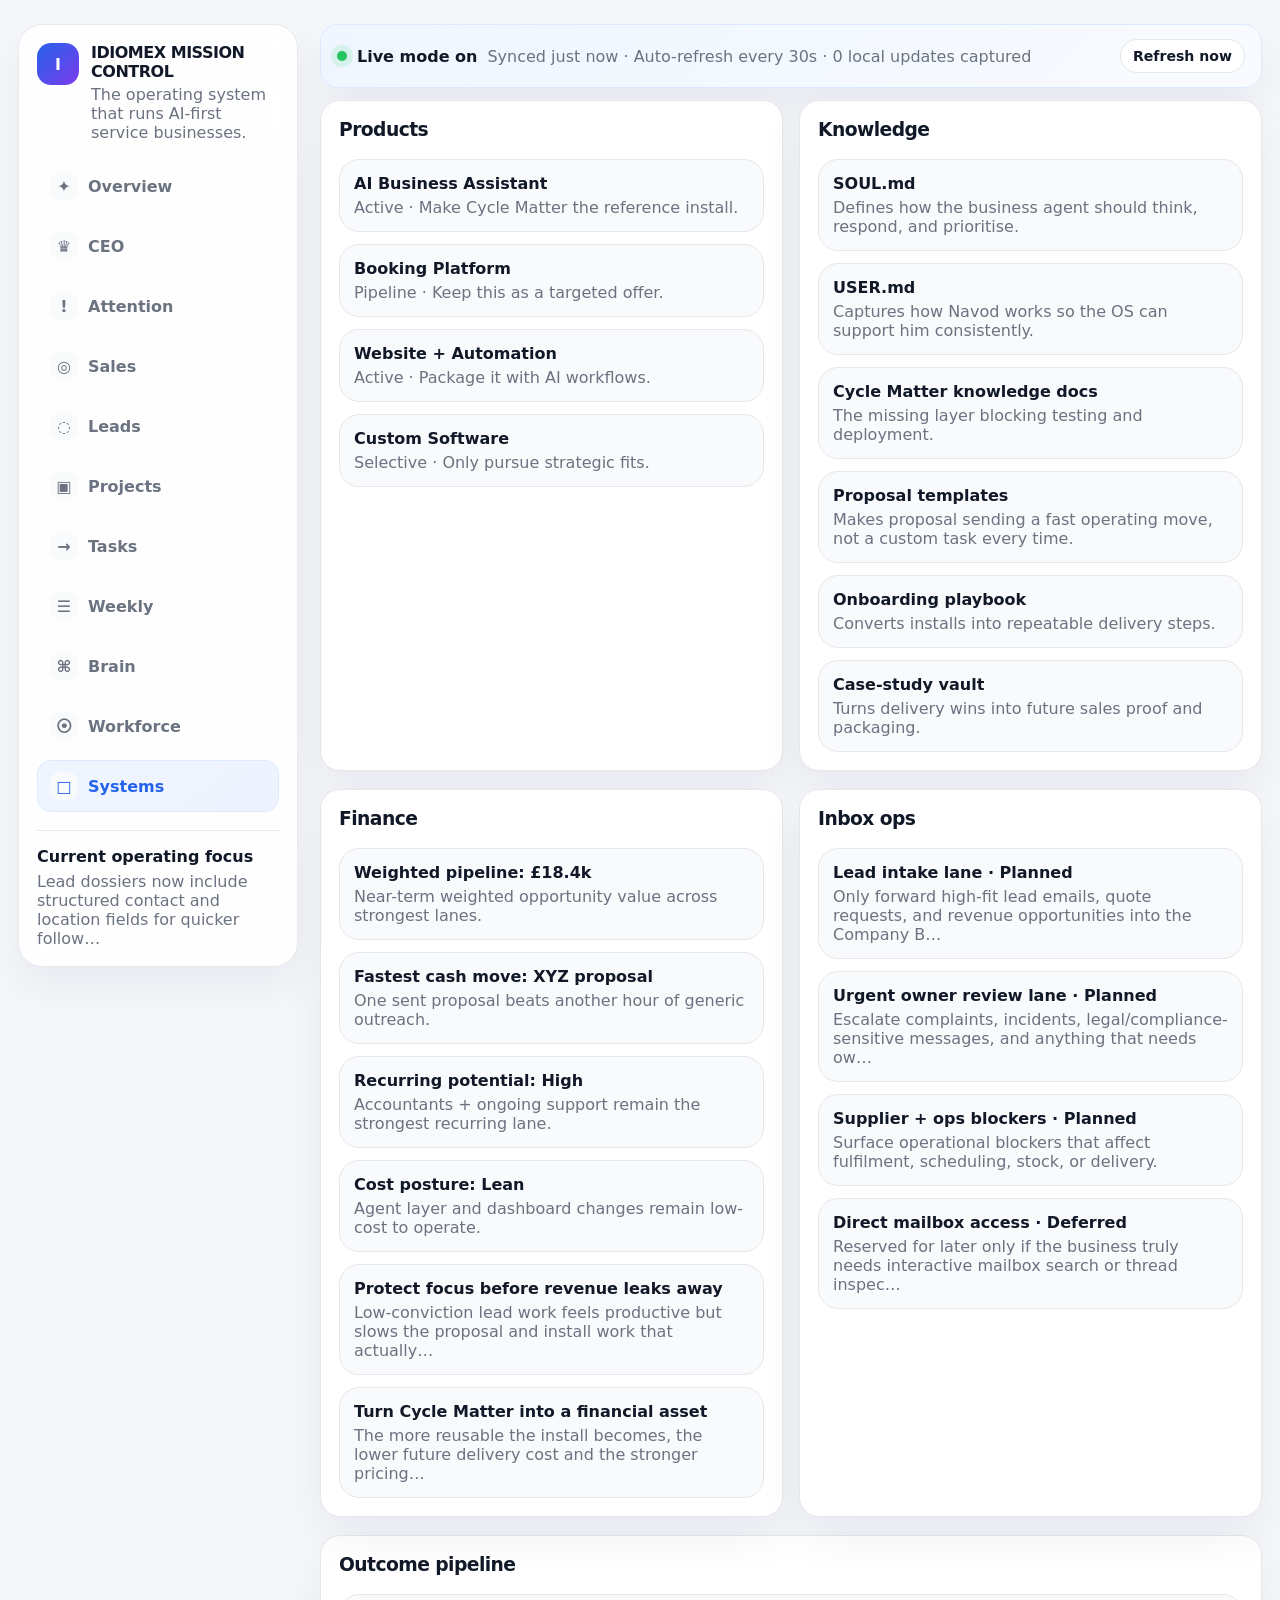
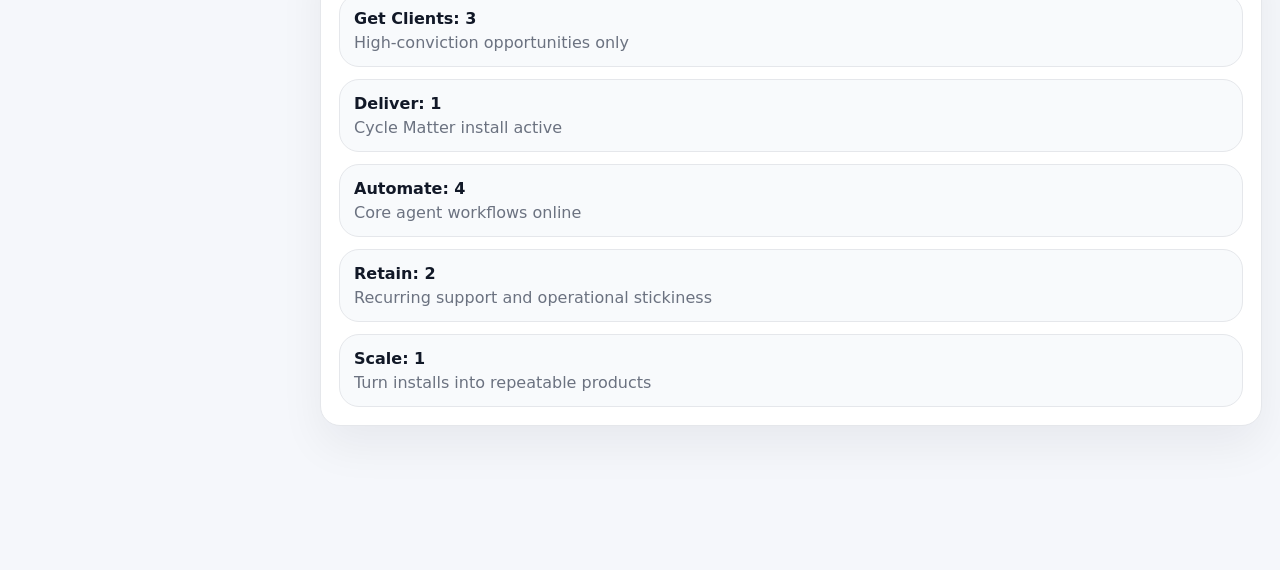
<file: systems.html>
<!DOCTYPE html>
<html lang="en">
<head>
  <meta charset="UTF-8" />
  <meta name="viewport" content="width=device-width, initial-scale=1.0" />
  <title>IDIOMEX OS</title>
  <link rel="stylesheet" href="./assets/styles.css" />
</head>
<body data-page="systems">
  <main class="shell">
    <div class="layout">
      <aside class="sidebar">
        <div class="brand">
          <div class="brand-badge">I</div>
          <div>
            <h1 id="workspace-name">IDIOMEX OS</h1>
            <p id="workspace-subtitle">Loading workspace…</p>
          </div>
        </div>
        <nav class="nav-group" id="sidebar-nav"></nav>
        <div class="sidebar-footer">
          <strong>Current operating focus</strong>
          <p class="sidebar-note" id="sidebar-status">Loading current focus…</p>
        </div>
      </aside>
      <section class="main">
        <section class="hero">
          <div class="eyebrow">IDIOMEX systems</div>
          <div class="hero-top">
            <div>
              <p class="muted" id="page-title">Loading page…</p>
              <h2 id="hero-title">Loading OS…</h2>
              <p id="hero-copy">Loading operating summary…</p>
            </div>
            <div class="hero-health">
              <strong id="business-health">—</strong>
              <span>Business health</span>
            </div>
          </div>
          <div class="hero-meta">
            <article class="panel">
              <span class="hero-meta-label">Date</span>
              <strong id="hero-date">Loading…</strong>
              <p class="muted">Fresh from the current JSON snapshot.</p>
            </article>
            <article class="panel">
              <span class="hero-meta-label">Momentum</span>
              <strong id="hero-momentum">Loading…</strong>
              <p class="muted" id="page-description">Loading description…</p>
            </article>
            <article class="panel">
              <span class="hero-meta-label">Primary goal</span>
              <strong id="hero-focus">Loading…</strong>
              <p class="muted" id="hero-next">Loading next move…</p>
            </article>
          </div>
        </section>
        <div id="page-content"></div>
      </section>
    </div>
  </main>
  <script src="./assets/app.js"></script>
</body>
</html>
</file>
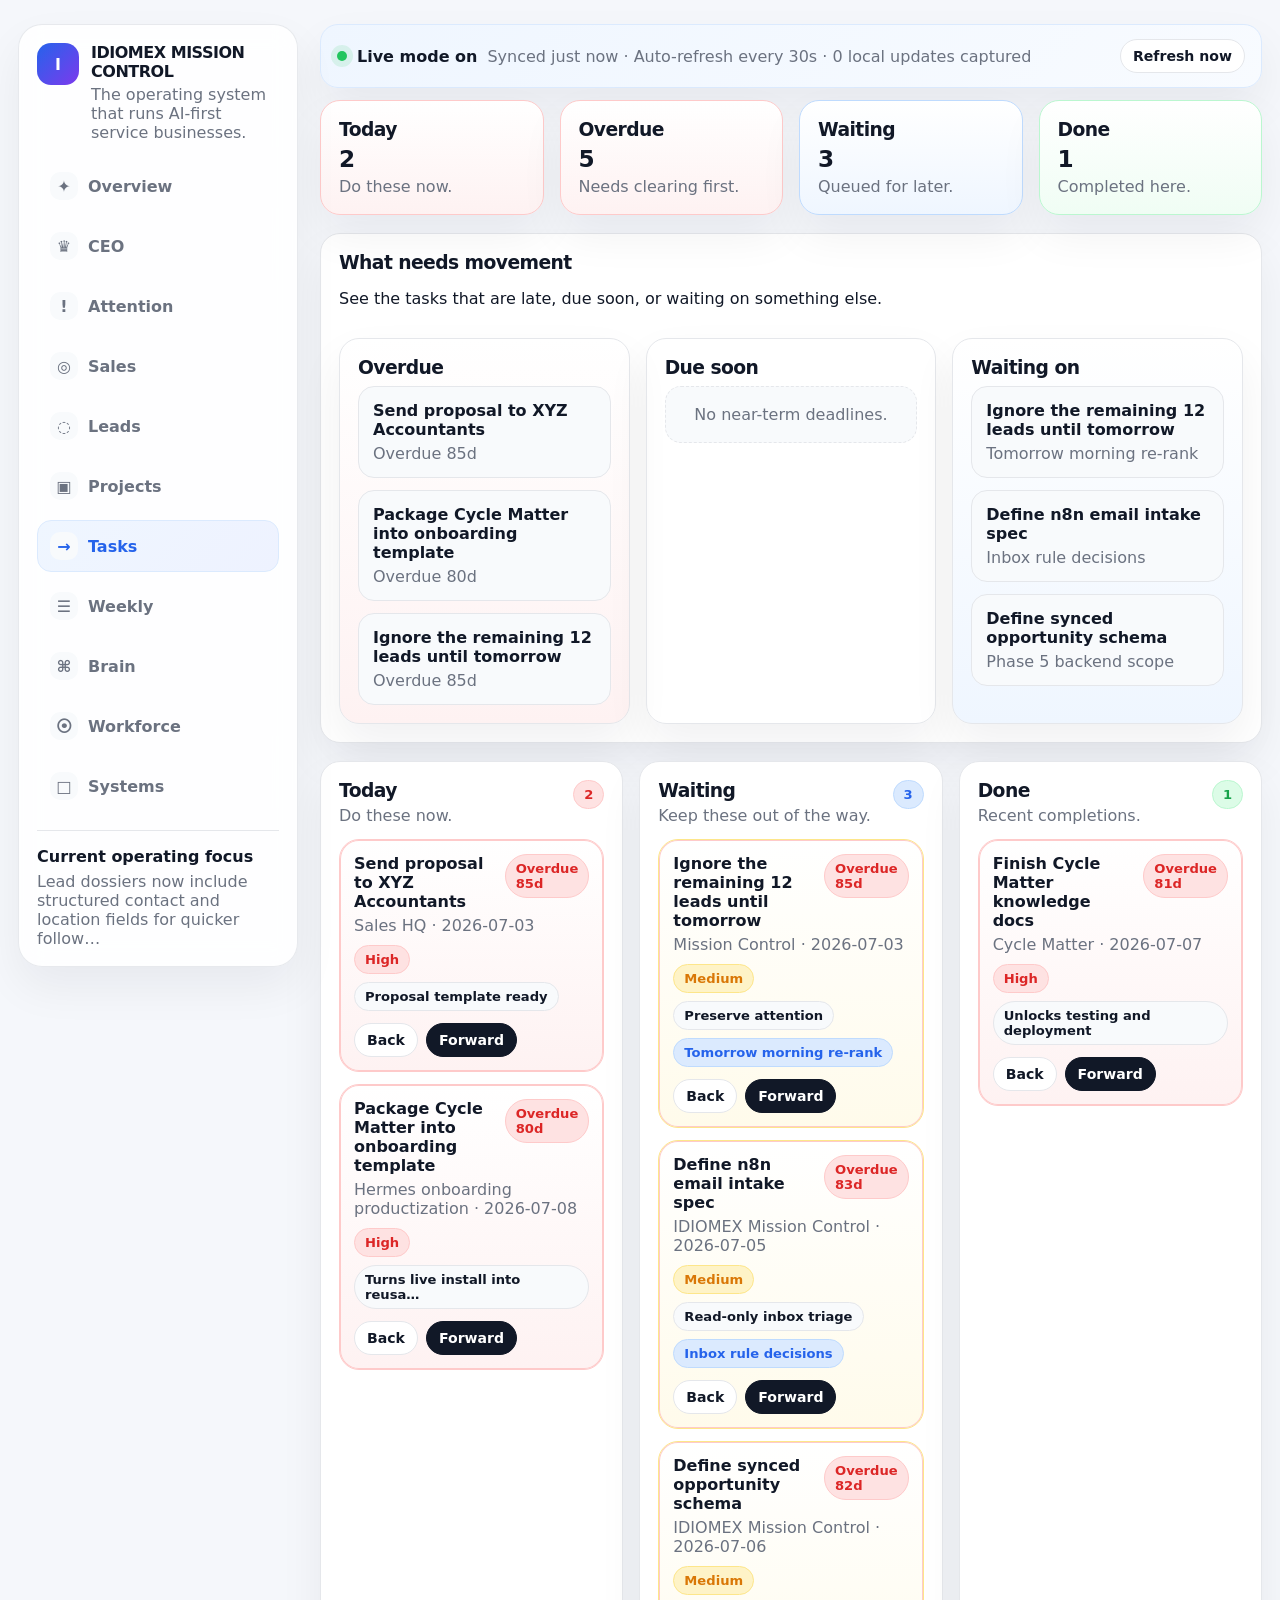
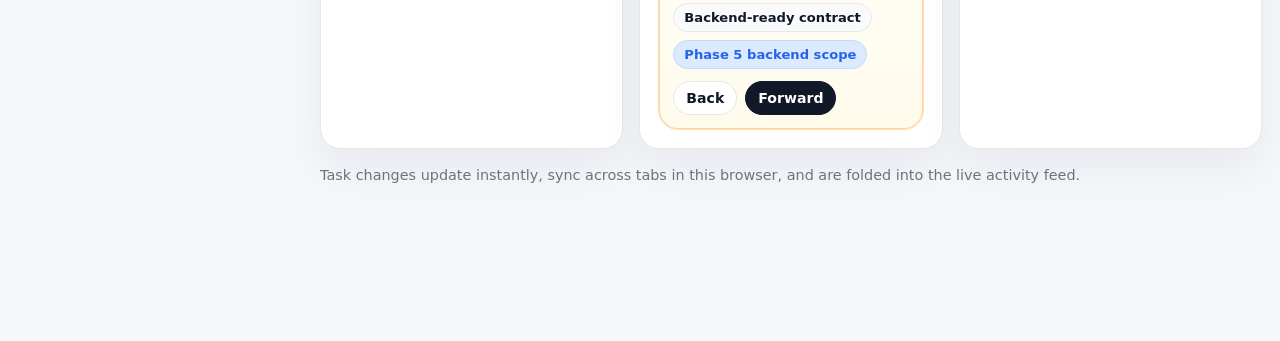
<file: tasks.html>
<!DOCTYPE html>
<html lang="en">
<head>
  <meta charset="UTF-8" />
  <meta name="viewport" content="width=device-width, initial-scale=1.0" />
  <title>IDIOMEX OS</title>
  <link rel="stylesheet" href="./assets/styles.css" />
</head>
<body data-page="tasks">
  <main class="shell">
    <div class="layout">
      <aside class="sidebar">
        <div class="brand">
          <div class="brand-badge">I</div>
          <div>
            <h1 id="workspace-name">IDIOMEX OS</h1>
            <p id="workspace-subtitle">Loading workspace…</p>
          </div>
        </div>
        <nav class="nav-group" id="sidebar-nav"></nav>
        <div class="sidebar-footer">
          <strong>Current operating focus</strong>
          <p class="sidebar-note" id="sidebar-status">Loading current focus…</p>
        </div>
      </aside>
      <section class="main">
        <section class="hero">
          <div class="eyebrow">IDIOMEX tasks</div>
          <div class="hero-top">
            <div>
              <p class="muted" id="page-title">Loading page…</p>
              <h2 id="hero-title">Loading OS…</h2>
              <p id="hero-copy">Loading operating summary…</p>
            </div>
            <div class="hero-health">
              <strong id="business-health">—</strong>
              <span>Business health</span>
            </div>
          </div>
          <div class="hero-meta">
            <article class="panel">
              <span class="hero-meta-label">Date</span>
              <strong id="hero-date">Loading…</strong>
              <p class="muted">Fresh from the current JSON snapshot.</p>
            </article>
            <article class="panel">
              <span class="hero-meta-label">Momentum</span>
              <strong id="hero-momentum">Loading…</strong>
              <p class="muted" id="page-description">Loading description…</p>
            </article>
            <article class="panel">
              <span class="hero-meta-label">Primary goal</span>
              <strong id="hero-focus">Loading…</strong>
              <p class="muted" id="hero-next">Loading next move…</p>
            </article>
          </div>
        </section>
        <div id="page-content"></div>
      </section>
    </div>
  </main>
  <script src="./assets/app.js"></script>
</body>
</html>
</file>
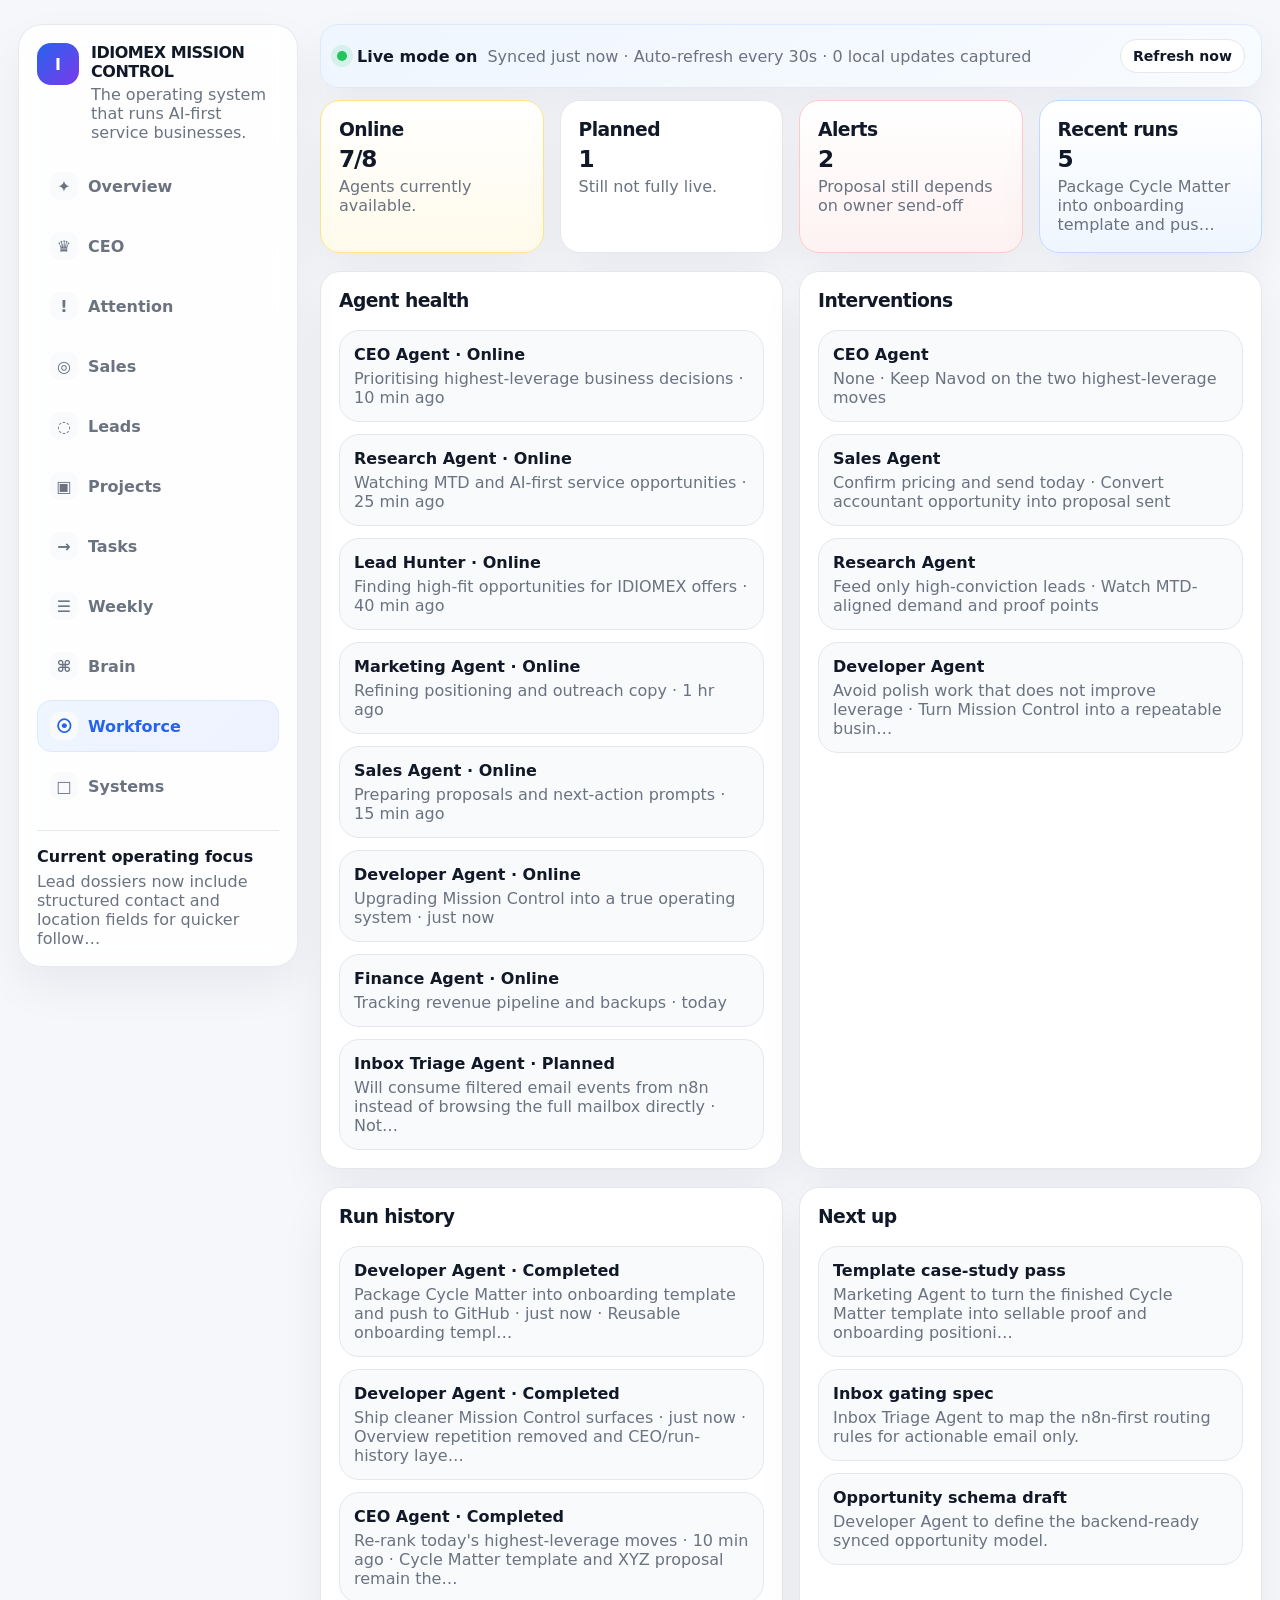
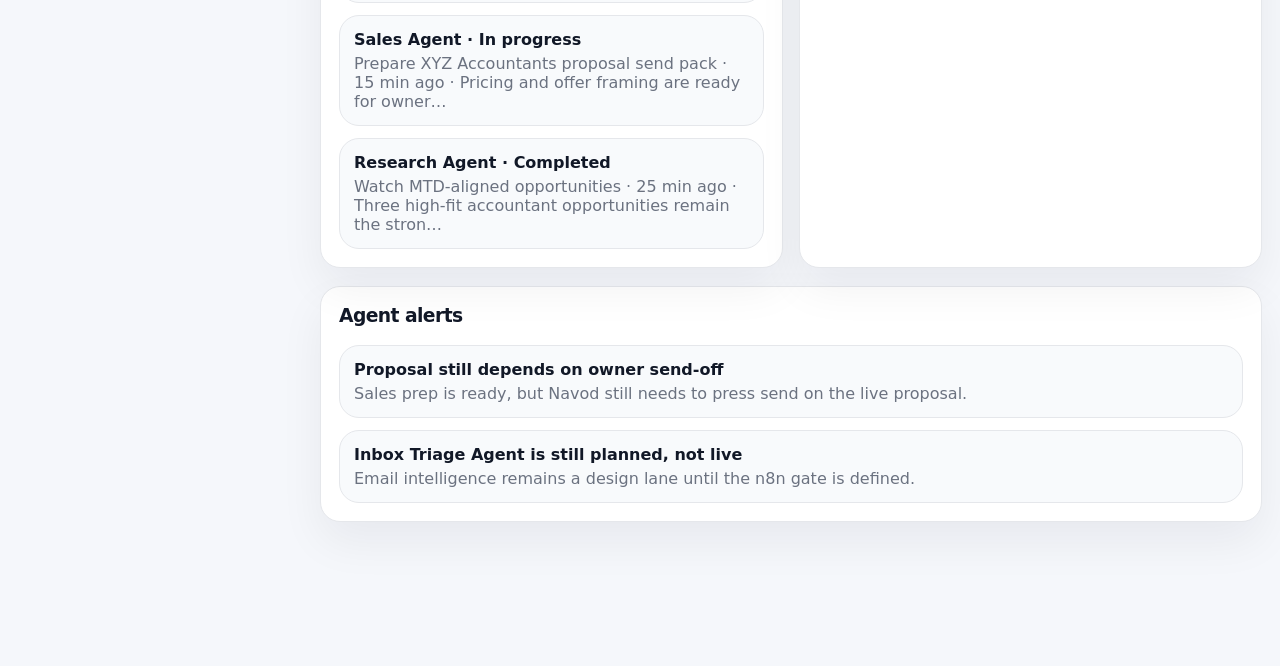
<file: workforce.html>
<!DOCTYPE html>
<html lang="en">
<head>
  <meta charset="UTF-8" />
  <meta name="viewport" content="width=device-width, initial-scale=1.0" />
  <title>IDIOMEX OS</title>
  <link rel="stylesheet" href="./assets/styles.css" />
</head>
<body data-page="workforce">
  <main class="shell">
    <div class="layout">
      <aside class="sidebar">
        <div class="brand">
          <div class="brand-badge">I</div>
          <div>
            <h1 id="workspace-name">IDIOMEX OS</h1>
            <p id="workspace-subtitle">Loading workspace…</p>
          </div>
        </div>
        <nav class="nav-group" id="sidebar-nav"></nav>
        <div class="sidebar-footer">
          <strong>Current operating focus</strong>
          <p class="sidebar-note" id="sidebar-status">Loading current focus…</p>
        </div>
      </aside>
      <section class="main">
        <section class="hero">
          <div class="eyebrow">IDIOMEX workforce</div>
          <div class="hero-top">
            <div>
              <p class="muted" id="page-title">Loading page…</p>
              <h2 id="hero-title">Loading OS…</h2>
              <p id="hero-copy">Loading operating summary…</p>
            </div>
            <div class="hero-health">
              <strong id="business-health">—</strong>
              <span>Business health</span>
            </div>
          </div>
          <div class="hero-meta">
            <article class="panel">
              <span class="hero-meta-label">Date</span>
              <strong id="hero-date">Loading…</strong>
              <p class="muted">Fresh from the current JSON snapshot.</p>
            </article>
            <article class="panel">
              <span class="hero-meta-label">Momentum</span>
              <strong id="hero-momentum">Loading…</strong>
              <p class="muted" id="page-description">Loading description…</p>
            </article>
            <article class="panel">
              <span class="hero-meta-label">Primary goal</span>
              <strong id="hero-focus">Loading…</strong>
              <p class="muted" id="hero-next">Loading next move…</p>
            </article>
          </div>
        </section>
        <div id="page-content"></div>
      </section>
    </div>
  </main>
  <script src="./assets/app.js"></script>
</body>
</html>
</file>
<file: assets/styles.css>
:root {
  --bg: #f5f7fb;
  --surface: #ffffff;
  --surface-soft: #f8fafc;
  --text: #111827;
  --muted: #6b7280;
  --line: #e5e7eb;
  --primary: #2563eb;
  --primary-soft: #dbeafe;
  --green: #16a34a;
  --green-soft: #dcfce7;
  --amber: #d97706;
  --amber-soft: #fef3c7;
  --red: #dc2626;
  --red-soft: #fee2e2;
  --purple: #7c3aed;
  --purple-soft: #ede9fe;
  --radius: 20px;
  --shadow: 0 20px 45px rgba(15, 23, 42, 0.06);
  --max: 1320px;
}

* { box-sizing: border-box; }
html { scroll-behavior: smooth; }
body {
  margin: 0;
  font-family: Inter, ui-sans-serif, system-ui, -apple-system, BlinkMacSystemFont, "Segoe UI", sans-serif;
  background: var(--bg);
  color: var(--text);
  -webkit-font-smoothing: antialiased;
}

body.has-mobile-nav { padding-bottom: 96px; }

a { color: inherit; }
button, input { font: inherit; }

.shell {
  max-width: var(--max);
  margin: 0 auto;
  padding: 24px 18px 48px;
}

.layout {
  display: grid;
  grid-template-columns: 280px minmax(0, 1fr);
  gap: 22px;
}

.sidebar {
  position: sticky;
  top: 18px;
  align-self: start;
  background: rgba(255,255,255,0.88);
  backdrop-filter: blur(12px);
  border: 1px solid rgba(229,231,235,0.9);
  border-radius: 24px;
  box-shadow: var(--shadow);
  padding: 18px;
}

.brand {
  display: flex;
  gap: 12px;
  align-items: flex-start;
  margin-bottom: 18px;
}

.brand-badge {
  width: 42px;
  height: 42px;
  border-radius: 14px;
  display: grid;
  place-items: center;
  font-weight: 800;
  color: #fff;
  background: linear-gradient(135deg, #2563eb 0%, #7c3aed 100%);
  flex: 0 0 auto;
}

.brand h1 {
  margin: 0 0 4px;
  font-size: 1rem;
  letter-spacing: -0.03em;
}

.brand p,
.sidebar-note,
.card p,
.muted,
.list-item p,
.metric-note,
.section-copy,
.meta-line,
.mini-item p,
.focus-block p,
.compact-note {
  margin: 0;
  color: var(--muted);
}

.nav-group {
  display: grid;
  gap: 8px;
}

.nav-link {
  text-decoration: none;
  display: flex;
  gap: 10px;
  align-items: center;
  padding: 11px 12px;
  border-radius: 14px;
  border: 1px solid transparent;
  color: var(--muted);
  font-weight: 600;
}

.nav-link.active {
  background: linear-gradient(135deg, #eff6ff 0%, #eef2ff 100%);
  border-color: #dbeafe;
  color: var(--primary);
}

.nav-icon {
  width: 28px;
  height: 28px;
  border-radius: 10px;
  display: grid;
  place-items: center;
  background: var(--surface-soft);
  flex: 0 0 auto;
}

.sidebar-footer {
  margin-top: 18px;
  padding-top: 16px;
  border-top: 1px solid var(--line);
}

.sidebar-footer strong {
  display: block;
  margin-bottom: 6px;
}

.main { min-width: 0; }

.hero,
.card,
.panel,
.stat,
.list-item,
.launcher-link,
.mini-item,
.focus-block {
  background: var(--surface);
  border: 1px solid var(--line);
  border-radius: var(--radius);
  box-shadow: var(--shadow);
}

.hero {
  padding: 24px;
  margin-bottom: 18px;
}

.eyebrow {
  display: inline-flex;
  padding: 7px 11px;
  border-radius: 999px;
  background: var(--surface-soft);
  border: 1px solid var(--line);
  color: var(--muted);
  font-size: 0.74rem;
  font-weight: 700;
  letter-spacing: 0.08em;
  text-transform: uppercase;
  margin-bottom: 12px;
}

.hero h2 {
  margin: 0 0 10px;
  font-size: clamp(1.8rem, 4vw, 2.7rem);
  letter-spacing: -0.05em;
}

.hero-top {
  display: flex;
  justify-content: space-between;
  gap: 16px;
  align-items: flex-start;
}

.hero-health {
  min-width: 140px;
  padding: 16px;
  border-radius: 18px;
  background: linear-gradient(135deg, #eff6ff 0%, #eef2ff 100%);
  border: 1px solid #dbeafe;
}

.hero-health strong {
  display: block;
  font-size: 2rem;
  line-height: 1;
  letter-spacing: -0.05em;
  margin-bottom: 6px;
}

.hero-meta {
  display: grid;
  grid-template-columns: repeat(3, minmax(0, 1fr));
  gap: 12px;
  margin-top: 16px;
}

.hero-meta .panel {
  padding: 14px 16px;
  background: var(--surface-soft);
  box-shadow: none;
}

.hero-meta-label {
  display: block;
  font-size: 0.75rem;
  font-weight: 700;
  text-transform: uppercase;
  letter-spacing: 0.08em;
  color: var(--muted);
  margin-bottom: 6px;
}

.chip-row,
.meta-row,
.stat-row {
  display: flex;
  flex-wrap: wrap;
  gap: 8px;
}

.chip,
.badge,
.tag {
  display: inline-flex;
  align-items: center;
  gap: 6px;
  border-radius: 999px;
  padding: 6px 10px;
  border: 1px solid var(--line);
  background: var(--surface-soft);
  font-size: 0.82rem;
  font-weight: 600;
}

.badge.blue { background: var(--primary-soft); color: var(--primary); border-color: #bfdbfe; }
.badge.green { background: var(--green-soft); color: var(--green); border-color: #bbf7d0; }
.badge.amber { background: var(--amber-soft); color: var(--amber); border-color: #fde68a; }
.badge.red { background: var(--red-soft); color: var(--red); border-color: #fecaca; }
.badge.purple { background: var(--purple-soft); color: var(--purple); border-color: #ddd6fe; }

.grid-2,
.grid-3,
.grid-4,
.launcher-grid,
.stats-grid {
  display: grid;
  gap: 16px;
}

.grid-2 { grid-template-columns: repeat(2, minmax(0, 1fr)); }
.grid-3 { grid-template-columns: repeat(3, minmax(0, 1fr)); }
.grid-4,
.stats-grid { grid-template-columns: repeat(4, minmax(0, 1fr)); }
.launcher-grid { grid-template-columns: repeat(3, minmax(0, 1fr)); }
.launcher-grid-compact { margin-top: 10px; }
.section-gap { margin-top: 18px; }

.card,
.panel,
.stat,
.launcher-link,
.mini-item,
.focus-block { padding: 18px; }

.section-head {
  display: flex;
  justify-content: space-between;
  gap: 12px;
  align-items: flex-start;
  margin-bottom: 14px;
}

.section-head h3,
.card h3,
.panel h3,
.stat h3,
.launcher-link h3,
.mini-item h3,
.focus-block h3 {
  margin: 0 0 5px;
  letter-spacing: -0.03em;
}

.feature-panel {
  background: linear-gradient(180deg, #ffffff 0%, #fafcff 100%);
}

.focus-block {
  background: linear-gradient(135deg, #eff6ff 0%, #ffffff 100%);
  border-color: #dbeafe;
  margin-bottom: 12px;
}

.focus-block strong,
.mini-item strong,
.list-item strong,
.metric-value,
.stat-value {
  display: block;
  margin-bottom: 5px;
}

.list,
.mini-list {
  display: grid;
  gap: 12px;
}

.list-item,
.mini-item {
  padding: 14px;
  box-shadow: none;
  background: var(--surface-soft);
}

.mini-item {
  border-radius: 16px;
}

.metric-value,
.stat-value {
  font-size: 1.45rem;
  font-weight: 800;
  letter-spacing: -0.05em;
}

.launcher-link {
  display: block;
  text-decoration: none;
  transition: transform 0.15s ease, box-shadow 0.15s ease;
}

.launcher-link:hover { transform: translateY(-1px); }
.launcher-link .meta-line { margin-top: 10px; }
.quick-access-shell .section-head { margin-bottom: 8px; }
.compact-note { margin-top: 12px; font-size: 0.9rem; }
.project-detail-list .list-item { min-height: 100%; }

.table-like {
  display: grid;
  gap: 10px;
}

.table-row {
  display: grid;
  grid-template-columns: 1.5fr 0.8fr 0.9fr 0.8fr 1.3fr;
  gap: 12px;
  align-items: start;
  padding: 14px;
  border-radius: 16px;
  border: 1px solid var(--line);
  background: var(--surface-soft);
}

.table-row.header {
  background: transparent;
  border-style: dashed;
  color: var(--muted);
  font-size: 0.8rem;
  font-weight: 700;
  text-transform: uppercase;
  letter-spacing: 0.06em;
}

.progress-bar {
  width: 100%;
  height: 10px;
  border-radius: 999px;
  background: #e5e7eb;
  overflow: hidden;
  margin-top: 10px;
}

.progress-bar > span {
  display: block;
  height: 100%;
  background: linear-gradient(90deg, #2563eb 0%, #7c3aed 100%);
}

.task-actions {
  display: flex;
  gap: 8px;
  margin-top: 12px;
}

.btn {
  appearance: none;
  border: 1px solid var(--line);
  border-radius: 999px;
  background: #fff;
  color: var(--text);
  min-height: 38px;
  padding: 0 14px;
  font-weight: 700;
  text-decoration: none;
  display: inline-flex;
  align-items: center;
  justify-content: center;
  cursor: pointer;
}

.btn.primary {
  background: var(--text);
  color: #fff;
  border-color: var(--text);
}

.btn.small {
  min-height: 34px;
  padding: 0 12px;
  font-size: 0.88rem;
}

.empty {
  padding: 18px;
  border: 1px dashed var(--line);
  border-radius: 16px;
  color: var(--muted);
  background: var(--surface-soft);
  text-align: center;
}

.footer-note {
  margin-top: 18px;
  color: var(--muted);
  font-size: 0.9rem;
}

@media (max-width: 1080px) {
  .layout { grid-template-columns: 1fr; }
  .sidebar { position: static; }
  .launcher-grid,
  .grid-4,
  .stats-grid,
  .grid-3,
  .grid-2,
  .hero-meta { grid-template-columns: 1fr; }
  .table-row { grid-template-columns: 1fr; }
  .hero-top { flex-direction: column; }
}


.stats-grid-4 { grid-template-columns: repeat(4, minmax(0, 1fr)); }
.stat-red { border-color: #fecaca; background: linear-gradient(180deg, #fff 0%, #fef2f2 100%); }
.stat-amber { border-color: #fde68a; background: linear-gradient(180deg, #fff 0%, #fffbeb 100%); }
.stat-blue { border-color: #bfdbfe; background: linear-gradient(180deg, #fff 0%, #eff6ff 100%); }
.stat-green { border-color: #bbf7d0; background: linear-gradient(180deg, #fff 0%, #f0fdf4 100%); }
.task-board { align-items: start; }
.board-column { min-height: 100%; }
.task-card.urgent { border-color: #fecaca; background: linear-gradient(180deg, #fff 0%, #fef2f2 100%); }
.task-card.warm { border-color: #fde68a; background: linear-gradient(180deg, #fff 0%, #fffbeb 100%); }
.task-card.cool { border-color: #bfdbfe; background: linear-gradient(180deg, #fff 0%, #eff6ff 100%); }
@media (max-width: 1080px) {
  .stats-grid-4 { grid-template-columns: 1fr; }
}


.action-strip {
  display: grid;
  grid-template-columns: minmax(0, 1.4fr) minmax(260px, 0.8fr);
  gap: 16px;
}

.action-strip-side,
.task-summary-grid {
  display: grid;
  gap: 16px;
}

.action-card h3,
.action-mini-card strong,
.summary-list-card h3,
.bucket-card h3 {
  margin: 0 0 8px;
  letter-spacing: -0.03em;
}

.action-card p,
.action-mini-card p,
.bucket-card p {
  margin: 0;
  color: var(--muted);
}

.action-card .chip-row,
.action-cta-row {
  margin-top: 12px;
}

.action-red {
  border-color: #fecaca;
  background: linear-gradient(180deg, #fff 0%, #fef2f2 100%);
}

.action-mini-red,
.summary-red,
.bucket-red {
  border-color: #fecaca;
  background: linear-gradient(180deg, #fff 0%, #fef2f2 100%);
}

.action-mini-blue,
.summary-blue,
.bucket-blue {
  border-color: #bfdbfe;
  background: linear-gradient(180deg, #fff 0%, #eff6ff 100%);
}

.action-mini-green,
.summary-green,
.bucket-green {
  border-color: #bbf7d0;
  background: linear-gradient(180deg, #fff 0%, #f0fdf4 100%);
}

.summary-list-card,
.bucket-card,
.action-mini-card {
  padding: 18px;
  border: 1px solid var(--line);
  border-radius: var(--radius);
  box-shadow: var(--shadow);
}

.decision-buckets {
  align-items: stretch;
}

.task-card-top {
  display: flex;
  justify-content: space-between;
  gap: 10px;
  align-items: flex-start;
}

.task-card.is-overdue {
  box-shadow: inset 0 0 0 1px #fecaca;
}

.task-card.is-due-soon {
  box-shadow: inset 0 0 0 1px #fde68a;
}

.project-blocked {
  border-color: #fecaca;
}

.list-item-alert {
  border-color: #fecaca;
  background: #fef2f2;
}

.mobile-bottom-nav {
  position: fixed;
  left: 12px;
  right: 12px;
  bottom: 12px;
  z-index: 40;
  display: none;
  gap: 10px;
  padding: 10px;
  border-radius: 22px;
  background: rgba(255,255,255,0.96);
  border: 1px solid rgba(229,231,235,0.95);
  box-shadow: 0 18px 40px rgba(15, 23, 42, 0.14);
  backdrop-filter: blur(16px);
  overflow-x: auto;
  scrollbar-width: none;
}

.mobile-bottom-nav::-webkit-scrollbar { display: none; }

.mobile-nav-link {
  min-width: 72px;
  text-decoration: none;
  color: var(--muted);
  display: grid;
  justify-items: center;
  gap: 6px;
  padding: 8px 10px;
  border-radius: 16px;
  font-size: 0.74rem;
  font-weight: 700;
}

.mobile-nav-link.active {
  color: var(--primary);
  background: linear-gradient(135deg, #eff6ff 0%, #eef2ff 100%);
}

.mobile-nav-icon {
  width: 28px;
  height: 28px;
  display: grid;
  place-items: center;
  border-radius: 10px;
  background: var(--surface-soft);
}

@media (max-width: 1080px) {
  .action-strip,
  .task-summary-grid,
  .decision-buckets { grid-template-columns: 1fr; }
  .mobile-bottom-nav { display: flex; }
}

@media (max-width: 1080px) {
  .sidebar {
    display: none;
  }

  .shell {
    padding: 18px 14px 110px;
  }

  .hero,
  .card,
  .panel,
  .stat,
  .launcher-link,
  .mini-item,
  .focus-block {
    border-radius: 18px;
  }
}

body:not([data-page="overview"]) .hero { display: none; }


.overview-snapshot-grid {
  align-items: stretch;
}

.overview-snapshot-grid .summary-list-card .mini-item,
.overview-snapshot-grid .summary-list-card .empty {
  min-height: 100%;
}

.timeline-list {
  display: grid;
  gap: 12px;
}

.timeline-item {
  padding: 14px;
  border: 1px solid var(--line);
  border-radius: 16px;
  background: var(--surface-soft);
}

.timeline-item-top {
  display: flex;
  justify-content: space-between;
  gap: 12px;
  align-items: flex-start;
  margin-bottom: 6px;
}

.timeline-time {
  color: var(--muted);
  font-size: 0.8rem;
  font-weight: 700;
  white-space: nowrap;
}

.timeline-red { border-color: #fecaca; background: linear-gradient(180deg, #fff 0%, #fef2f2 100%); }
.timeline-amber { border-color: #fde68a; background: linear-gradient(180deg, #fff 0%, #fffbeb 100%); }
.timeline-green { border-color: #bbf7d0; background: linear-gradient(180deg, #fff 0%, #f0fdf4 100%); }
.timeline-blue { border-color: #bfdbfe; background: linear-gradient(180deg, #fff 0%, #eff6ff 100%); }
.timeline-purple { border-color: #ddd6fe; background: linear-gradient(180deg, #fff 0%, #f5f3ff 100%); }


.section-gap-compact { margin-bottom: 12px; }

.live-status-bar {
  display: flex;
  justify-content: space-between;
  gap: 14px;
  align-items: center;
  padding: 14px 16px;
  border-radius: 18px;
  border: 1px solid #dbeafe;
  background: linear-gradient(135deg, #eff6ff 0%, #f8fbff 100%);
  box-shadow: var(--shadow);
}

.live-status-copy {
  display: flex;
  align-items: center;
  gap: 10px;
  flex-wrap: wrap;
}

.live-status-copy strong {
  margin: 0;
}

.live-status-copy p {
  margin: 0;
  color: var(--muted);
}

.live-dot {
  width: 10px;
  height: 10px;
  border-radius: 999px;
  background: #22c55e;
  box-shadow: 0 0 0 6px rgba(34, 197, 94, 0.12);
  flex: 0 0 auto;
}

.timeline-live {
  border-style: solid;
  box-shadow: inset 0 0 0 1px rgba(37, 99, 235, 0.12);
}

@media (max-width: 1080px) {
  .live-status-bar {
    flex-direction: column;
    align-items: stretch;
  }
}


.lead-card-blocked {
  border-color: #fecaca;
}

.lead-chip-row {
  margin-top: 10px;
}

.lead-primary-grid,
.lead-detail-grid {
  align-items: stretch;
}

.list-item-action {
  border-color: #bfdbfe;
  background: #eff6ff;
}

@media (max-width: 1080px) {
  .lead-detail-grid,
  .lead-primary-grid {
    grid-template-columns: 1fr;
  }
}
</file>
